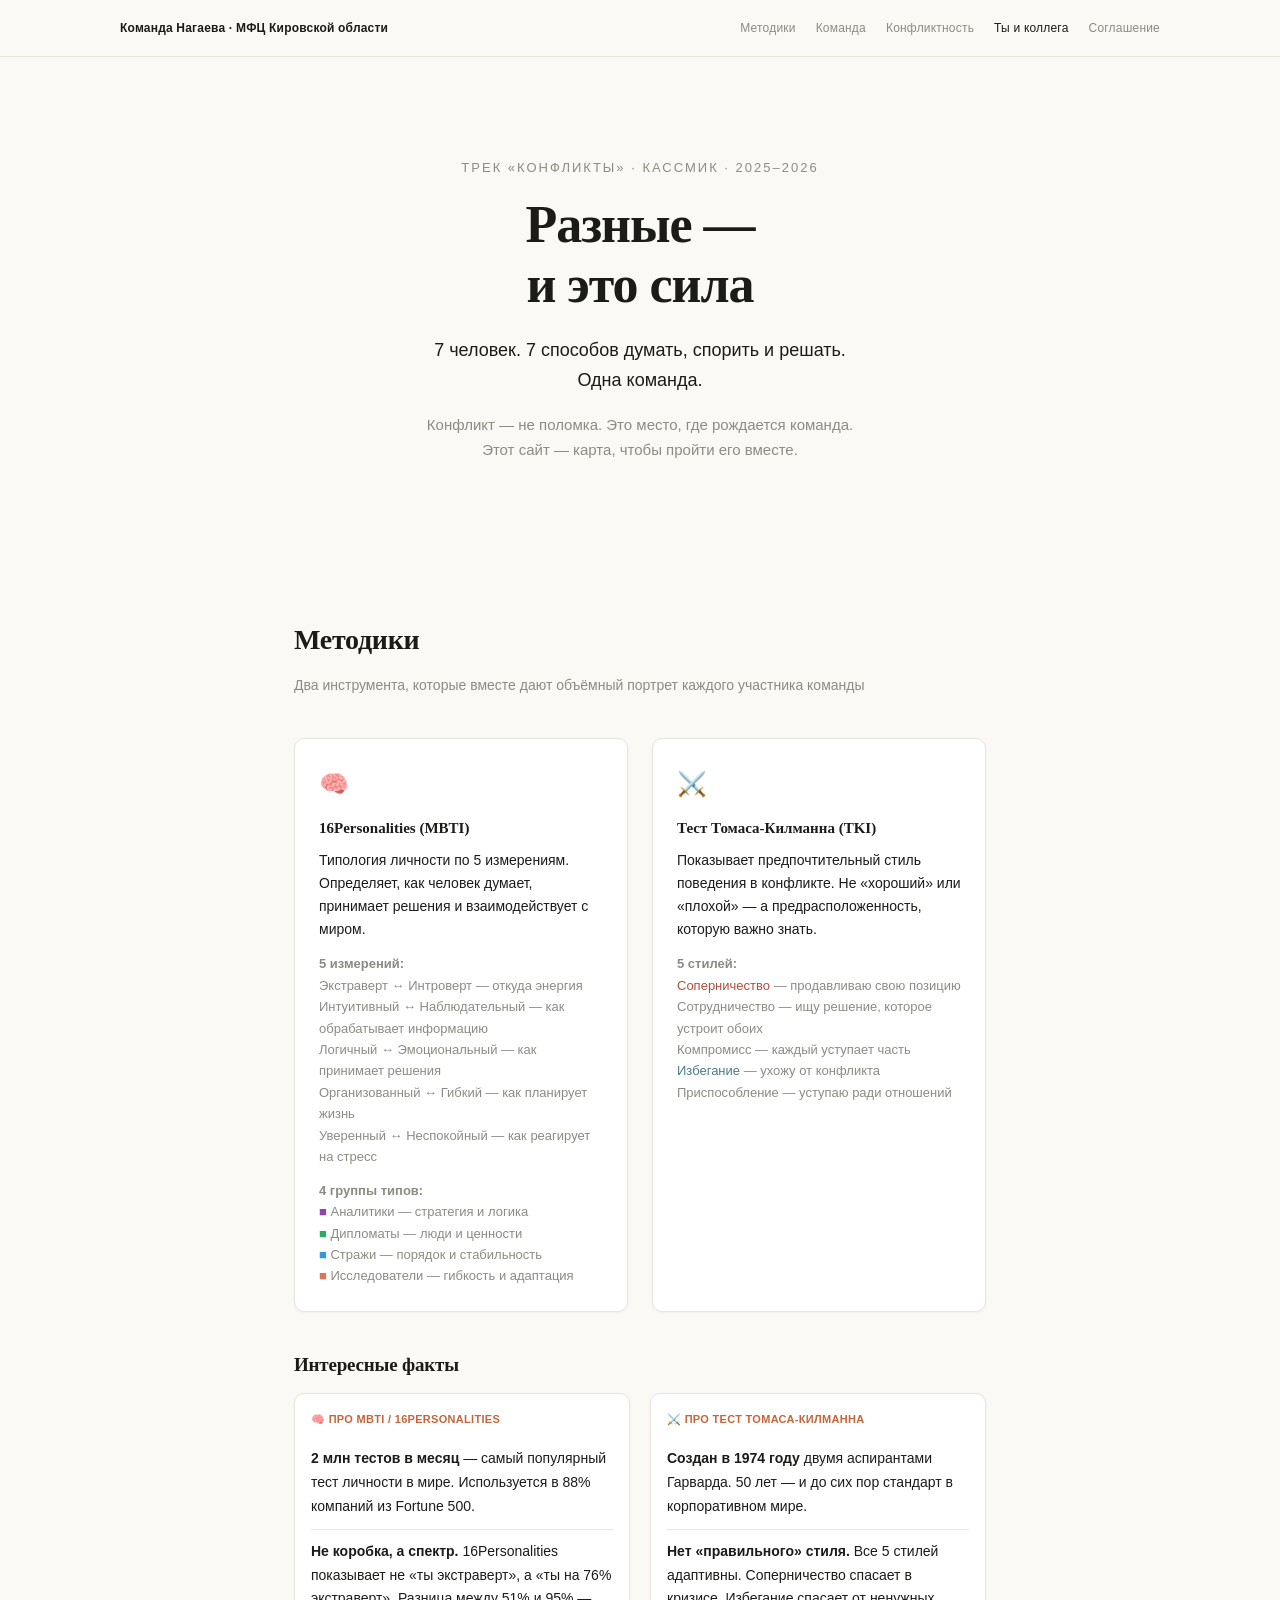
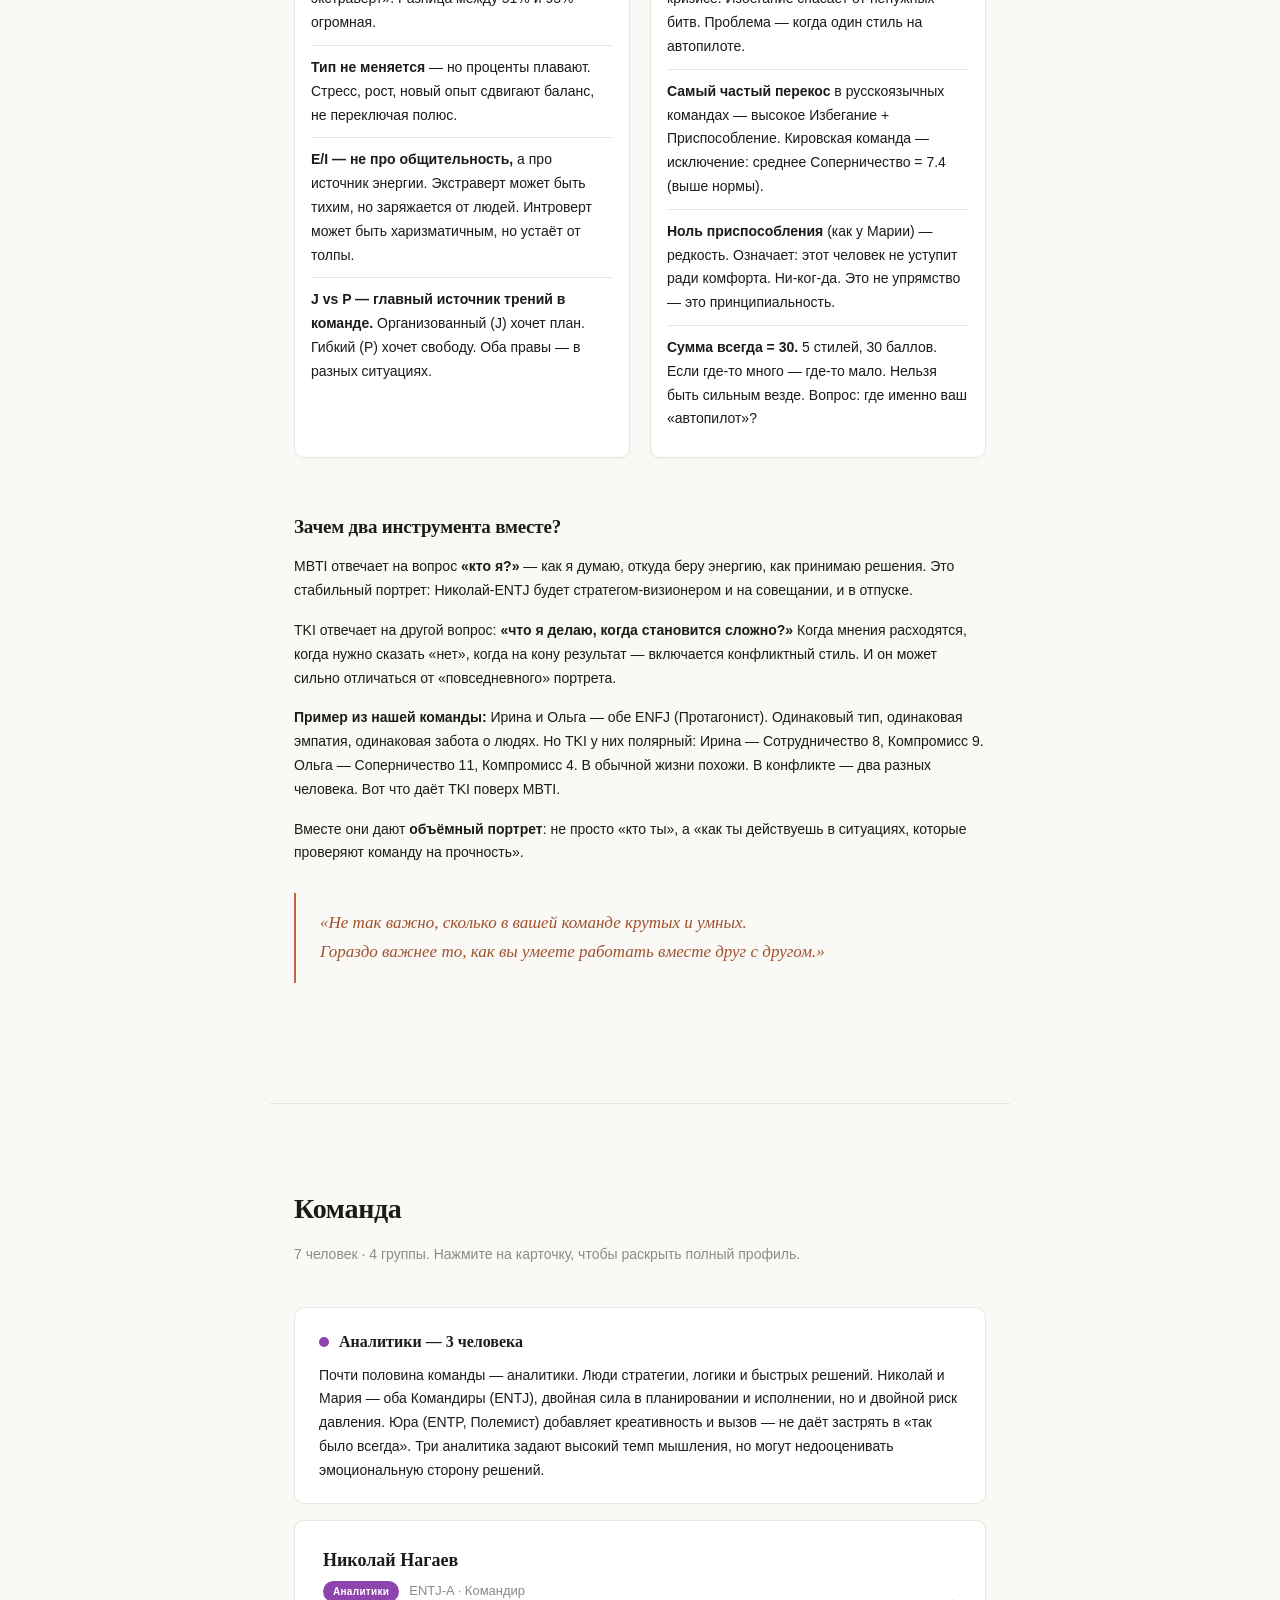
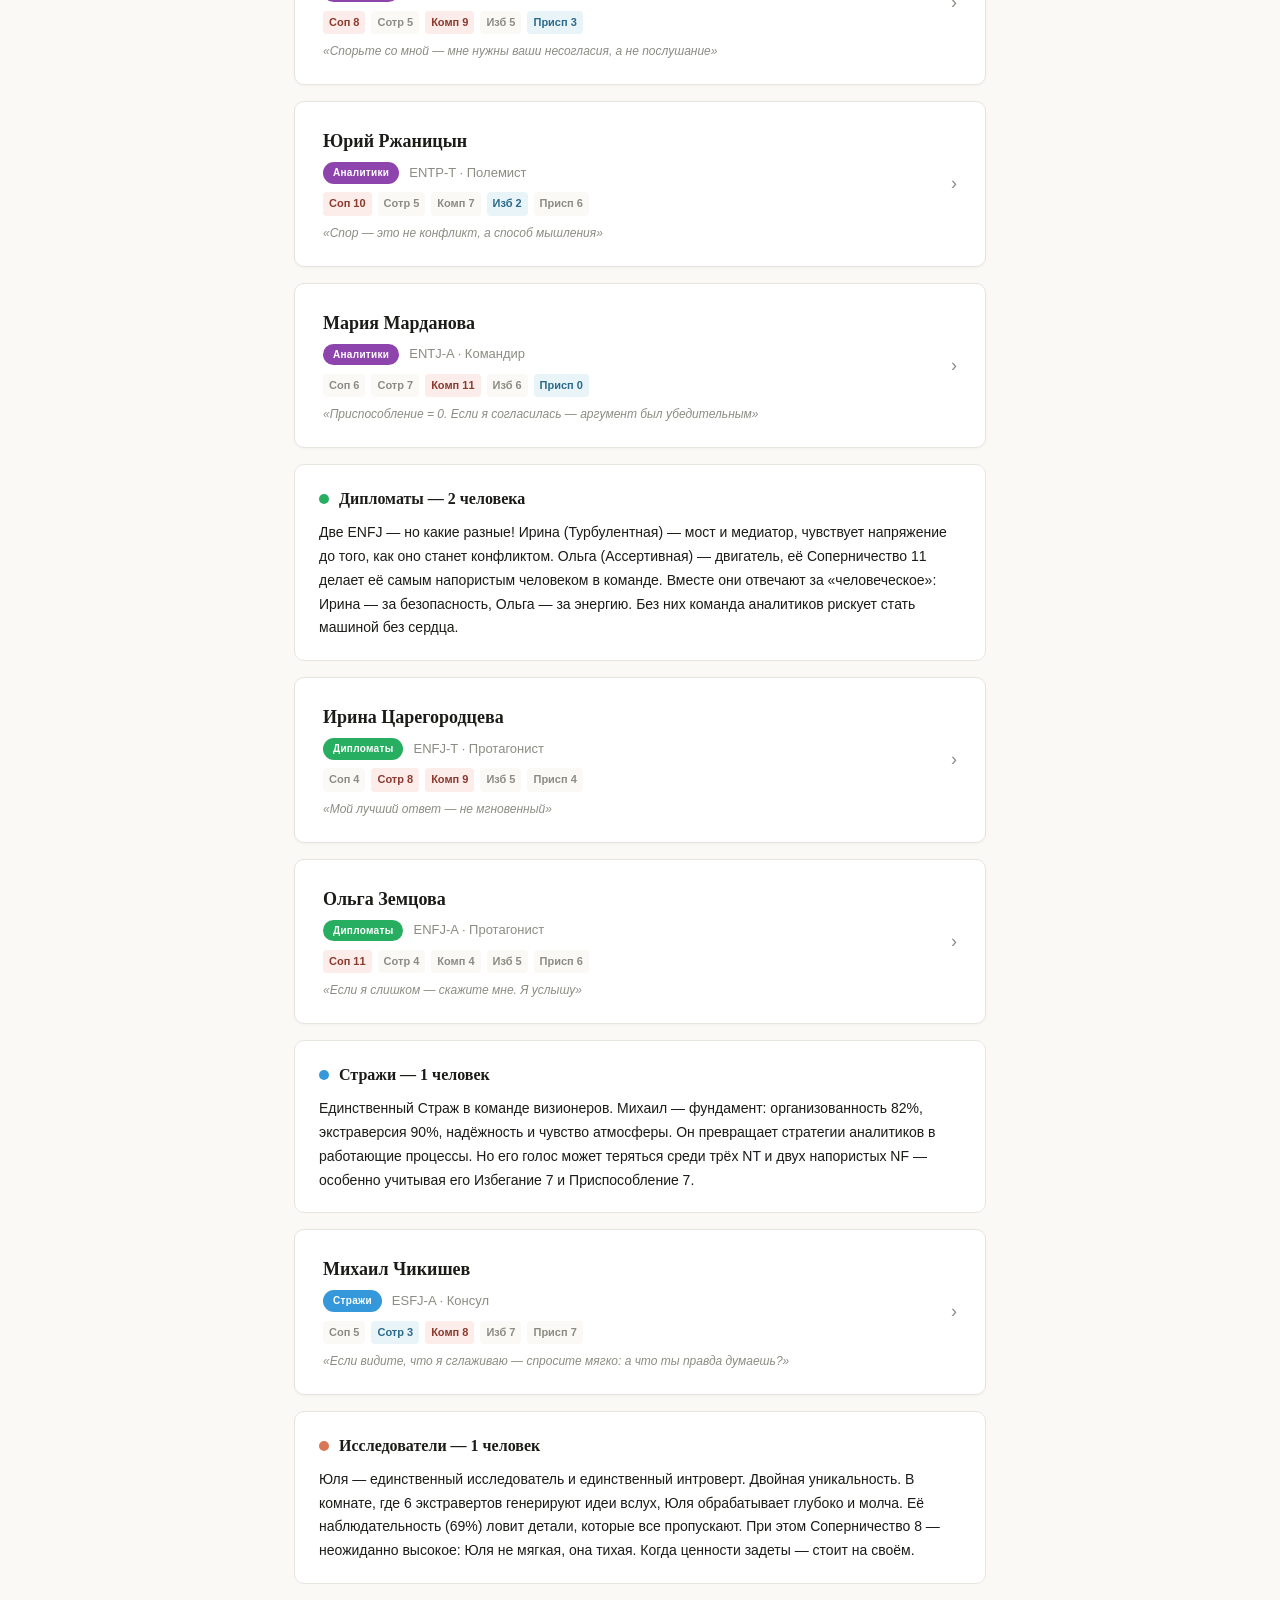
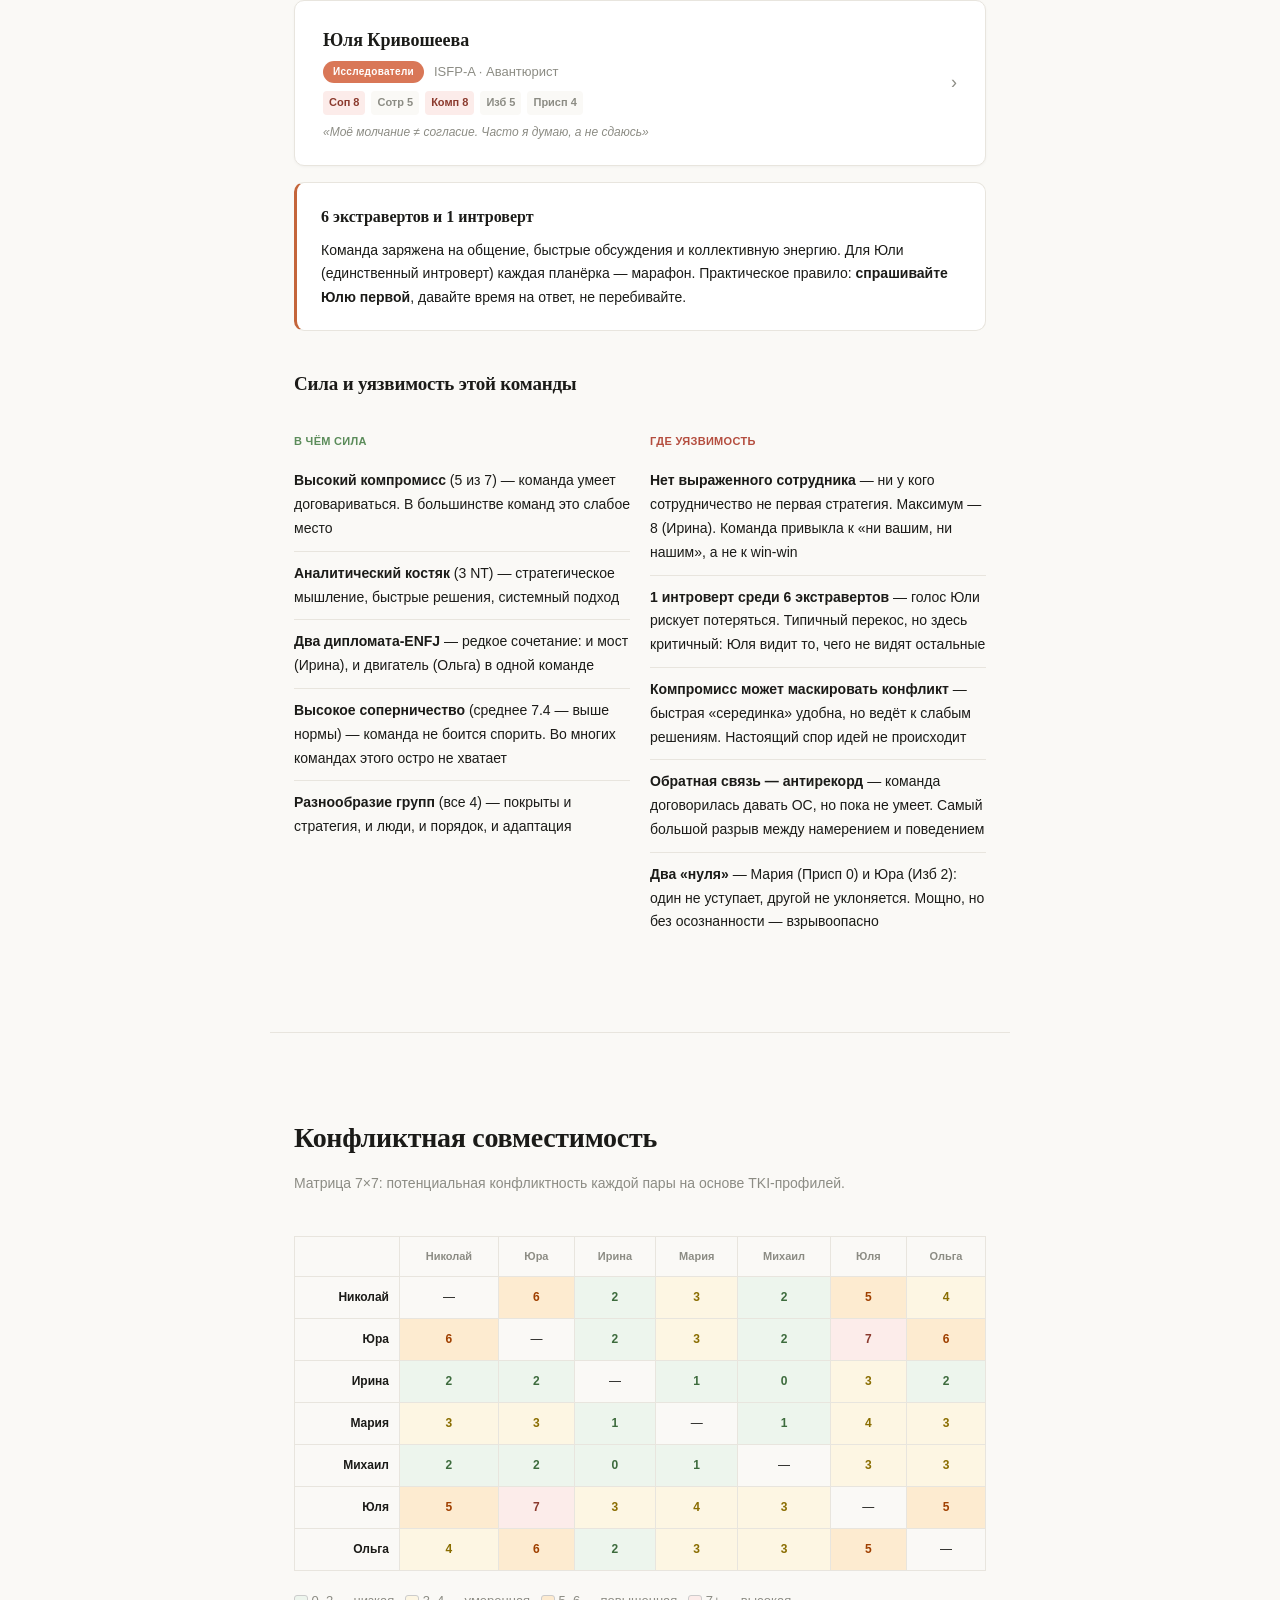
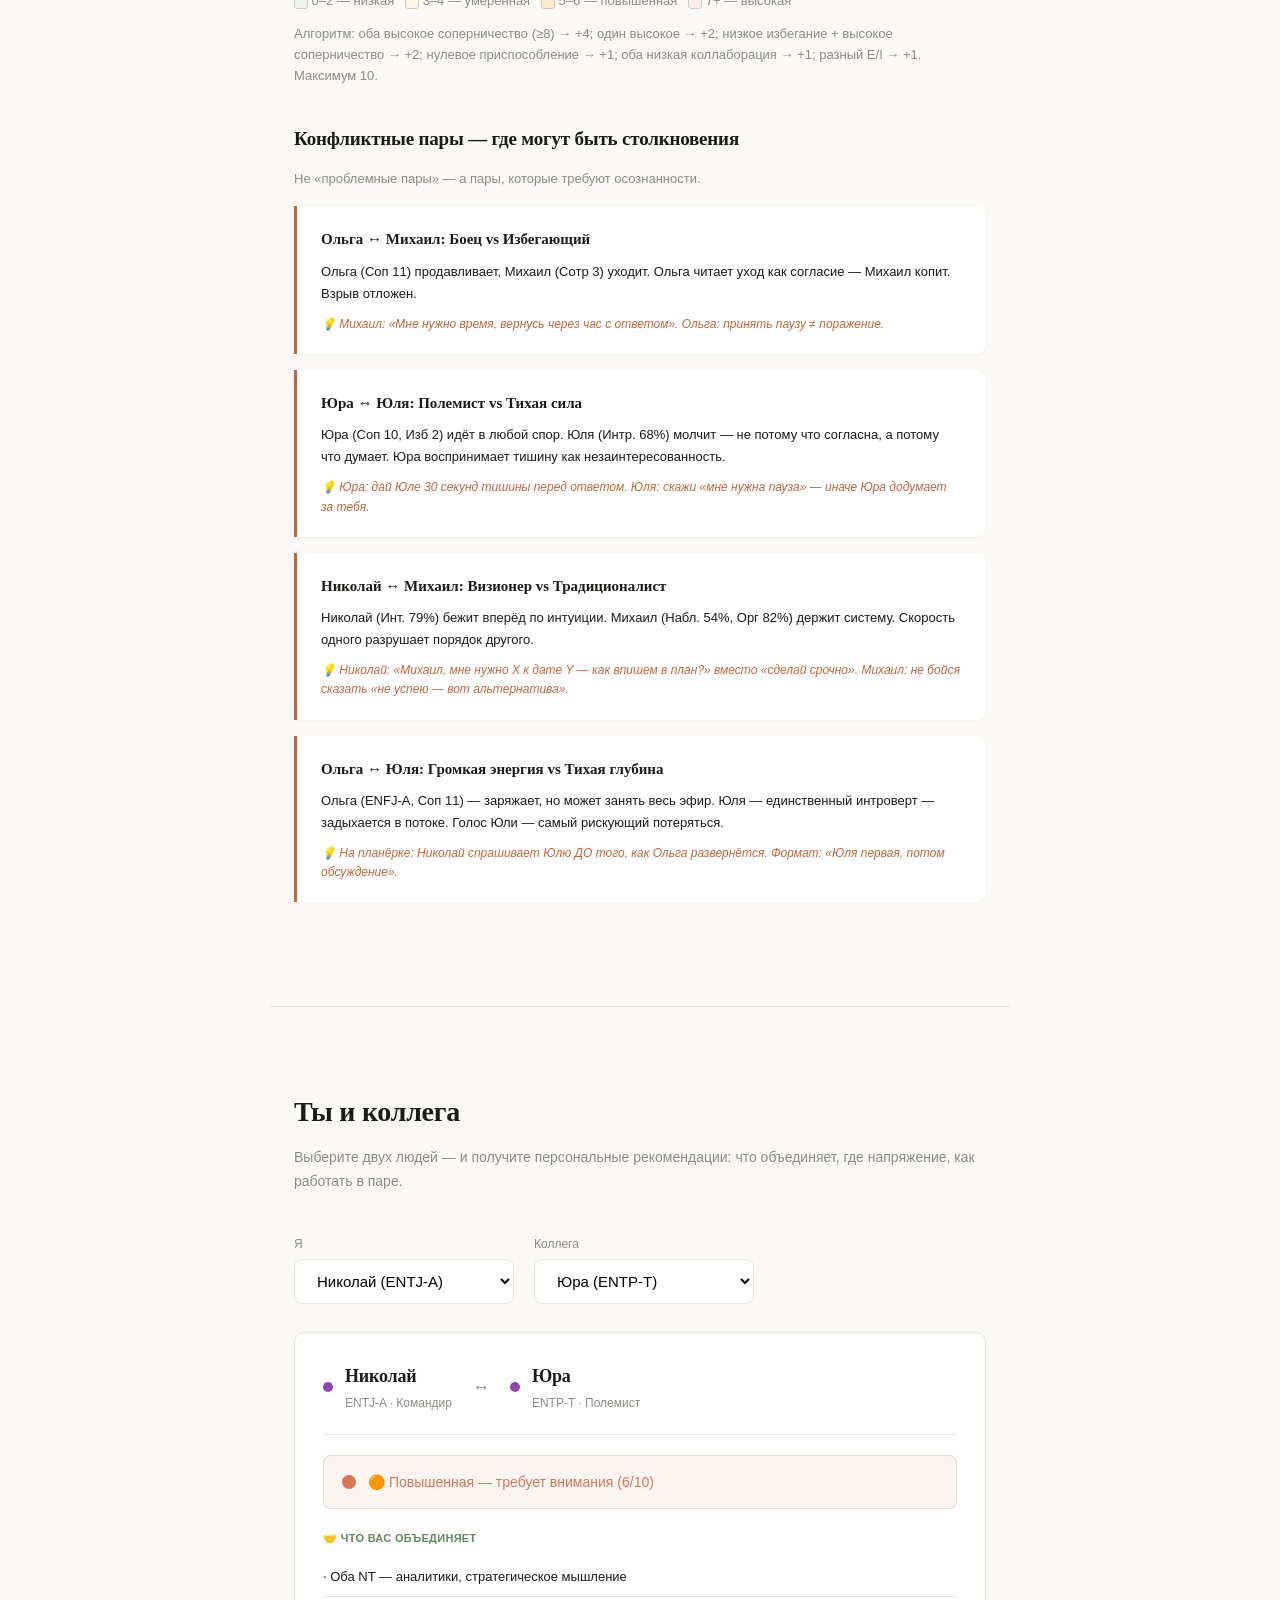
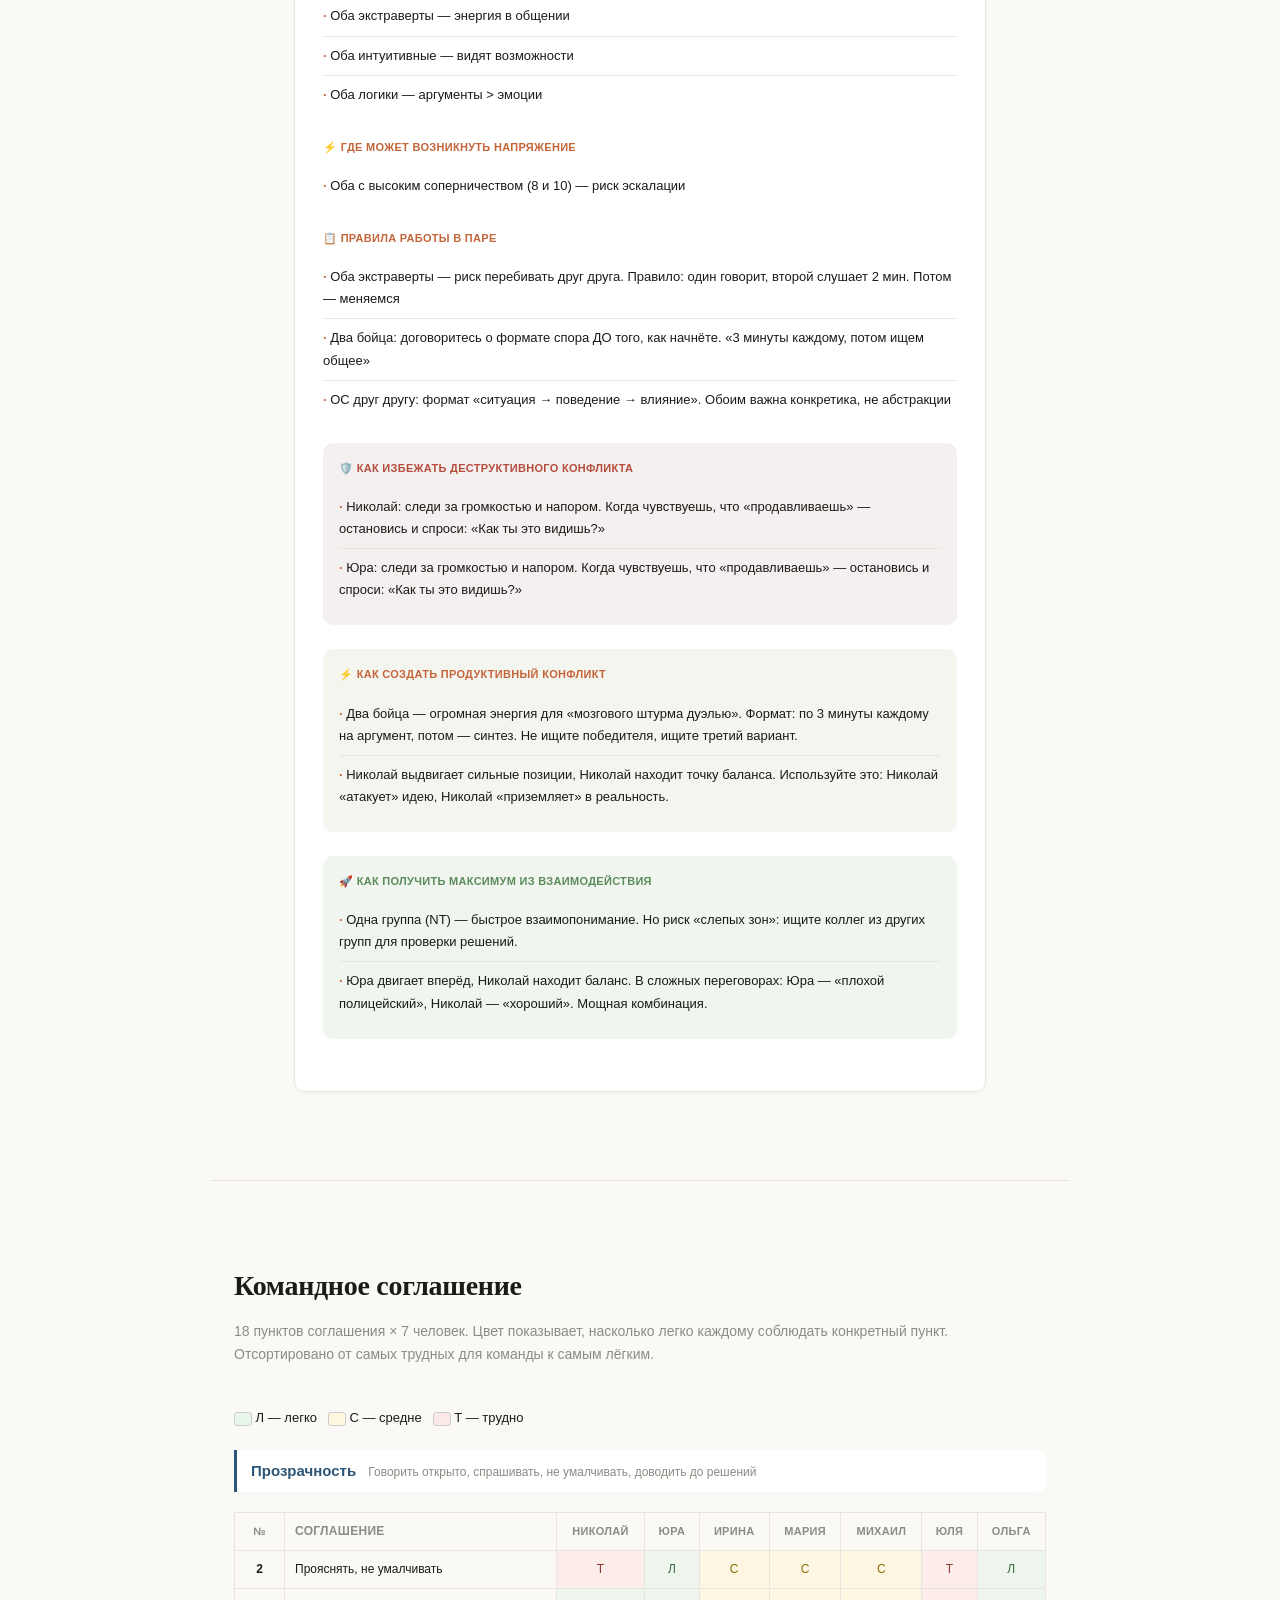
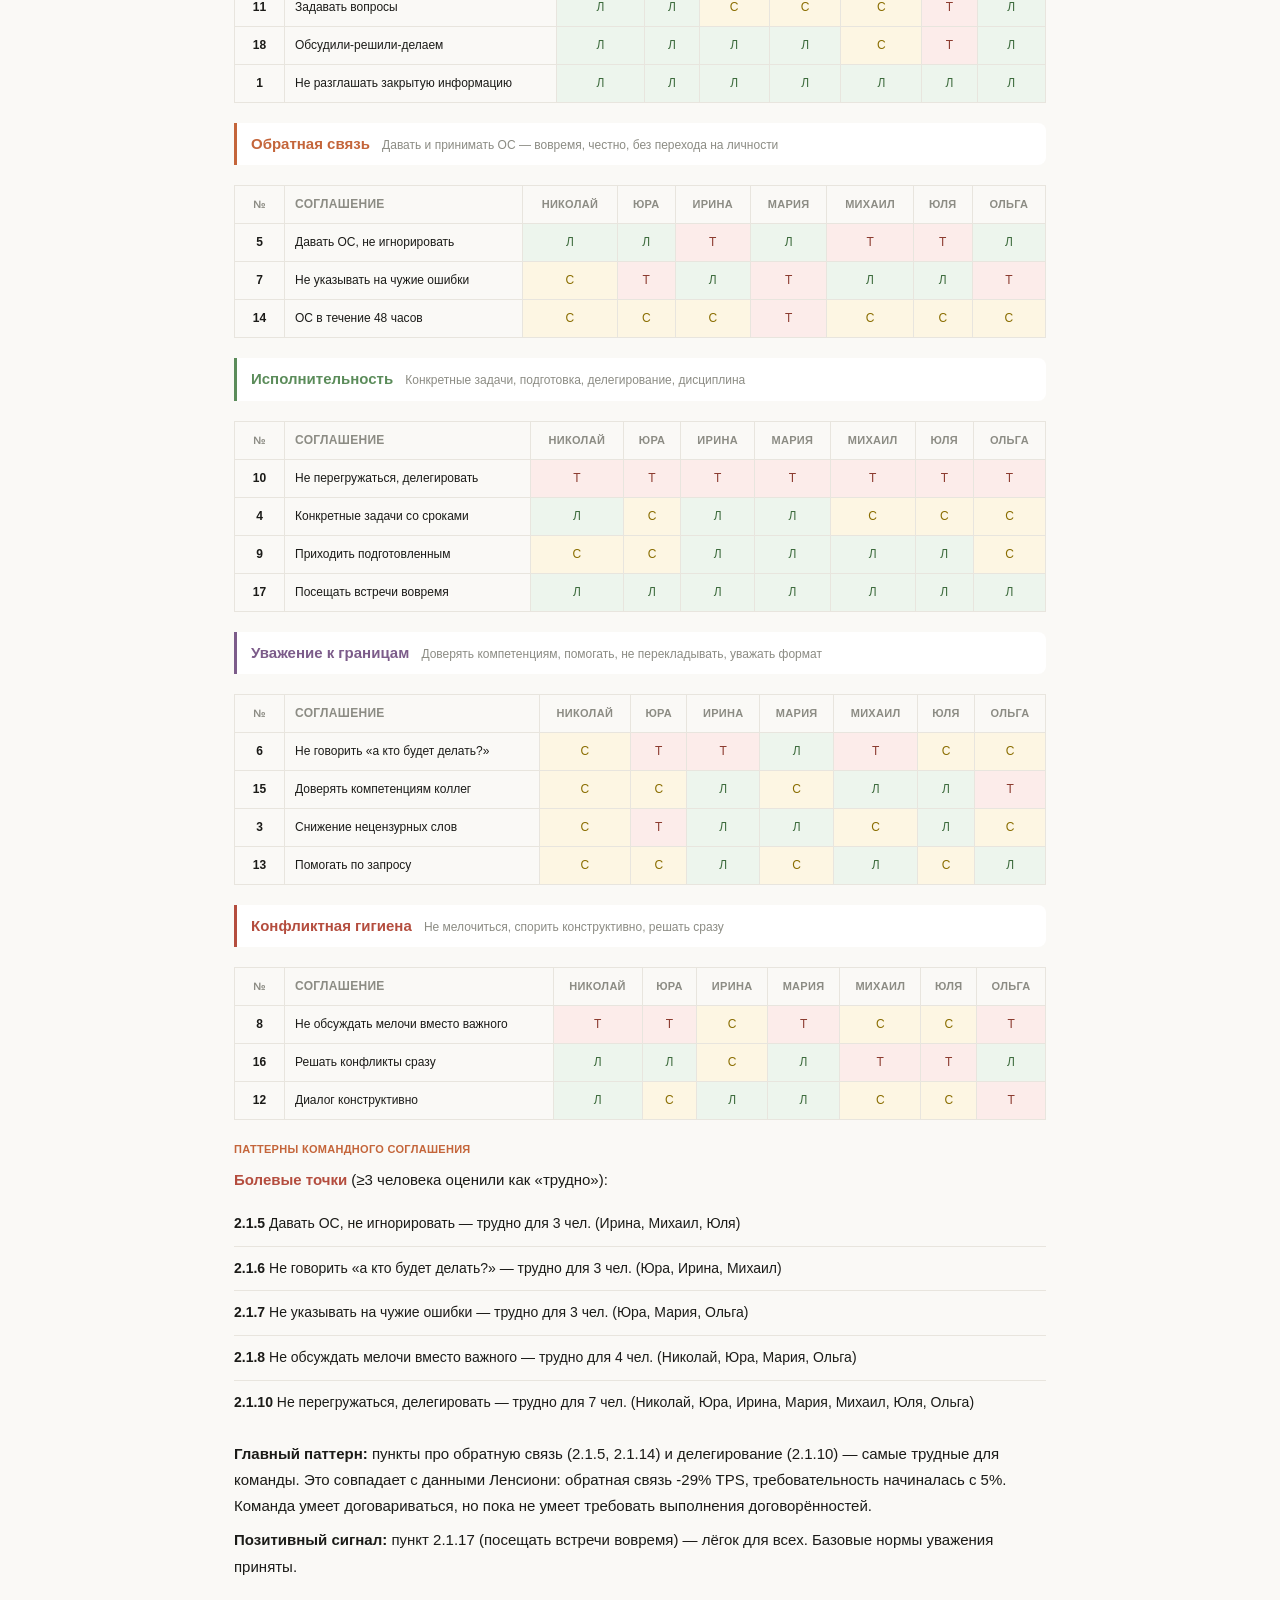
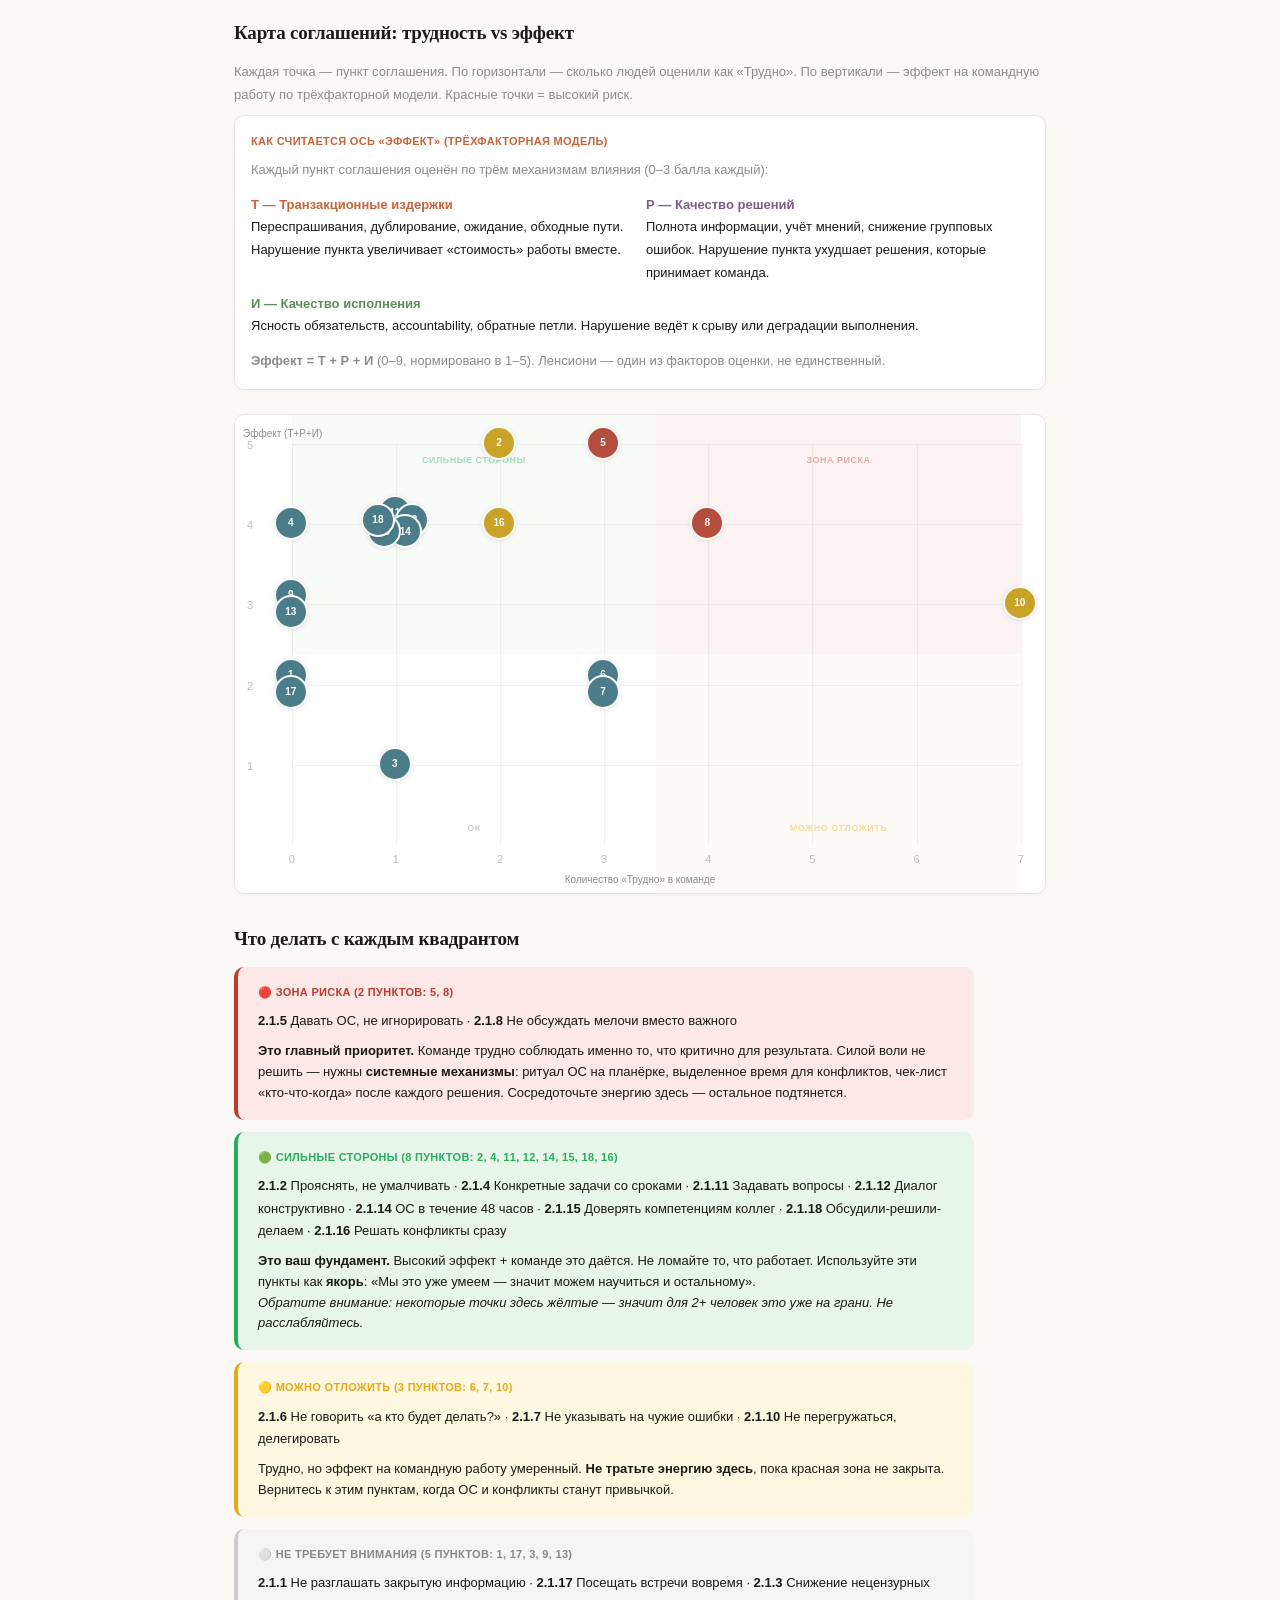
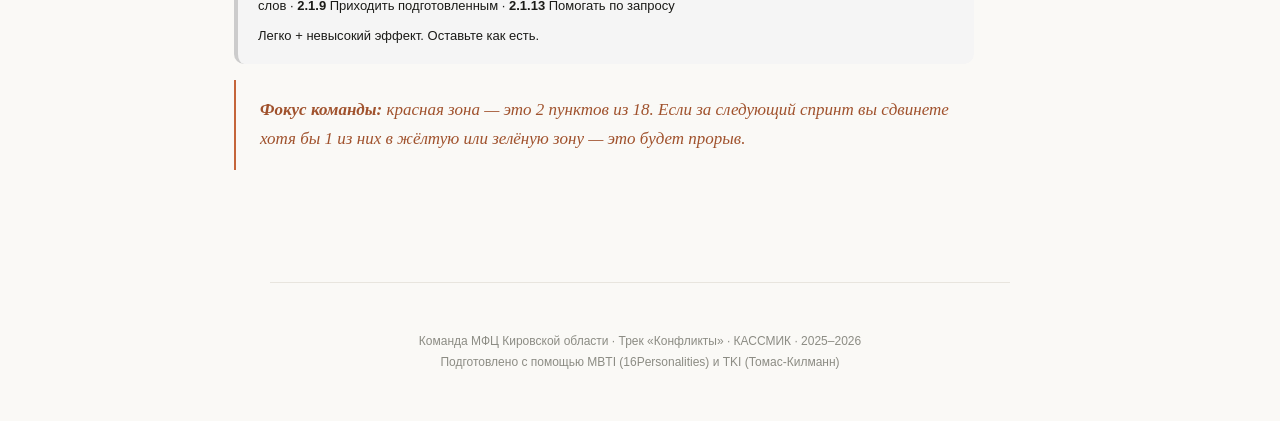
<file: index.html>
<!DOCTYPE html>
<html lang="ru">
<head>
<meta charset="utf-8">
<meta name="viewport" content="width=device-width, initial-scale=1">
<title>Инструкция по применению себя — Команда МФЦ Кировской области</title>
<link rel="stylesheet" href="style-anthropic.css">
</head>
<body>

<!-- NAV -->
<nav class="nav">
<div class="nav-inner">
  <span class="nav-logo">Команда Нагаева · МФЦ Кировской области</span>
  <a href="#methods">Методики</a>
  <a href="#team">Команда</a>
  <a href="#conflict-matrix">Конфликтность</a>
  <a href="#compare">Ты и коллега</a>
  <a href="#agreement">Соглашение</a>
</div>
</nav>

<!-- HERO -->
<div class="hero">
  <p style="font-size:13px;text-transform:uppercase;letter-spacing:2px;color:var(--muted);margin-bottom:16px">Трек «Конфликты» · КАССМИК · 2025–2026</p>
  <h1>Разные —<br>и это сила</h1>
  <p style="font-size:18px;color:var(--fg);max-width:640px;margin:0 auto 16px;font-weight:500">7 человек. 7 способов думать, спорить и решать.<br>Одна команда.</p>
  <p style="font-size:15px;color:var(--muted);max-width:580px;margin:0 auto">Конфликт — не поломка. Это место, где рождается команда.<br>Этот сайт — карта, чтобы пройти его вместе.</p>
</div>

<!-- §1 МЕТОДИКИ -->
<section id="methods">
  <div class="section-title">Методики</div>
  <div class="section-sub">Два инструмента, которые вместе дают объёмный портрет каждого участника команды</div>

  <div class="method-grid">
    <div class="method-card">
      <div class="method-icon">🧠</div>
      <h4>16Personalities (MBTI)</h4>
      <p>Типология личности по 5 измерениям. Определяет, как человек думает, принимает решения и взаимодействует с миром.</p>
      <div class="method-list" style="margin-top:12px">
        <strong>5 измерений:</strong><br>
        Экстраверт ↔ Интроверт — откуда энергия<br>
        Интуитивный ↔ Наблюдательный — как обрабатывает информацию<br>
        Логичный ↔ Эмоциональный — как принимает решения<br>
        Организованный ↔ Гибкий — как планирует жизнь<br>
        Уверенный ↔ Неспокойный — как реагирует на стресс
      </div>
      <div class="method-list" style="margin-top:12px">
        <strong>4 группы типов:</strong><br>
        <span style="color:#8e44ad">■</span> Аналитики — стратегия и логика<br>
        <span style="color:#27ae60">■</span> Дипломаты — люди и ценности<br>
        <span style="color:#3498db">■</span> Стражи — порядок и стабильность<br>
        <span style="color:#d97757">■</span> Исследователи — гибкость и адаптация
      </div>
    </div>
    <div class="method-card">
      <div class="method-icon">⚔️</div>
      <h4>Тест Томаса-Килманна (TKI)</h4>
      <p>Показывает предпочтительный стиль поведения в конфликте. Не «хороший» или «плохой» — а предрасположенность, которую важно знать.</p>
      <div class="method-list" style="margin-top:12px">
        <strong>5 стилей:</strong><br>
        <span style="color:var(--red)">Соперничество</span> — продавливаю свою позицию<br>
        Сотрудничество — ищу решение, которое устроит обоих<br>
        Компромисс — каждый уступает часть<br>
        <span style="color:var(--blue)">Избегание</span> — ухожу от конфликта<br>
        Приспособление — уступаю ради отношений
      </div>
    </div>
  </div>

  <div id="methods-narrative"></div>

  <div class="quote">
    «Не так важно, сколько в вашей команде крутых и умных.<br>
    Гораздо важнее то, как вы умеете работать вместе друг с другом.»
  </div>
</section>

<!-- §2 КОМАНДА: карточки + профиль -->
<section id="team">
  <div class="section-title">Команда</div>
  <div class="section-sub">7 человек · 4 группы. Нажмите на карточку, чтобы раскрыть полный профиль.</div>

  <div id="person-cards"></div>

  <div id="team-summary"></div>
</section>

<!-- §3 КОНФЛИКТНАЯ СОВМЕСТИМОСТЬ -->
<section id="conflict-matrix">
  <div class="section-title">Конфликтная совместимость</div>
  <div class="section-sub">Матрица 7×7: потенциальная конфликтность каждой пары на основе TKI-профилей.</div>
  <div id="conflict-matrix-container"></div>

  <h3>Конфликтные пары — где могут быть столкновения</h3>
  <p style="font-size:13px;color:var(--muted);margin-bottom:16px">Не «проблемные пары» — а пары, которые требуют осознанности.</p>
  <div id="conflict-pairs"></div>
</section>

<!-- §4 ТЫ И КОЛЛЕГА -->
<section id="compare">
  <div class="section-title">Ты и коллега</div>
  <div class="section-sub">Выберите двух людей — и получите персональные рекомендации: что объединяет, где напряжение, как работать в паре.</div>

  <div class="pair-select">
    <div>
      <label style="font-size:12px;color:var(--muted);display:block;margin-bottom:4px">Я</label>
      <select id="select-a"></select>
    </div>
    <div>
      <label style="font-size:12px;color:var(--muted);display:block;margin-bottom:4px">Коллега</label>
      <select id="select-b"></select>
    </div>
  </div>

  <div id="pair-result" class="pair-result"></div>
</section>

<!-- §5 КОМАНДНОЕ СОГЛАШЕНИЕ -->
<section id="agreement">
  <div class="section-title">Командное соглашение</div>
  <div class="section-sub">18 пунктов соглашения × 7 человек. Цвет показывает, насколько легко каждому соблюдать конкретный пункт.<br>Отсортировано от самых трудных для команды к самым лёгким.</div>

  <div style="margin-bottom:12px;font-size:13px">
    <span style="display:inline-block;width:18px;height:14px;background:#e8f5e9;border:1px solid #ccc;vertical-align:middle;border-radius:3px"></span> Л — легко &nbsp;
    <span style="display:inline-block;width:18px;height:14px;background:#fff8e1;border:1px solid #ccc;vertical-align:middle;border-radius:3px"></span> С — средне &nbsp;
    <span style="display:inline-block;width:18px;height:14px;background:#fde8e8;border:1px solid #ccc;vertical-align:middle;border-radius:3px"></span> Т — трудно
  </div>
  <div id="heatmap-container"></div>

  <div id="agreement-summary"></div>

  <h3>Карта соглашений: трудность vs эффект</h3>
  <p style="font-size:13px;color:var(--muted);margin-bottom:8px">Каждая точка — пункт соглашения. По горизонтали — сколько людей оценили как «Трудно». По вертикали — эффект на командную работу по трёхфакторной модели. Красные точки = высокий риск.</p>
  <div id="scatter-container"></div>
</section>

<!-- FOOTER -->
<div class="footer">
  Команда МФЦ Кировской области · Трек «Конфликты» · КАССМИК · 2025–2026<br>
  Подготовлено с помощью MBTI (16Personalities) и TKI (Томас-Килманн)
</div>

<script src="data.js"></script>
<script src="app.js"></script>
</body>
</html>
</file>
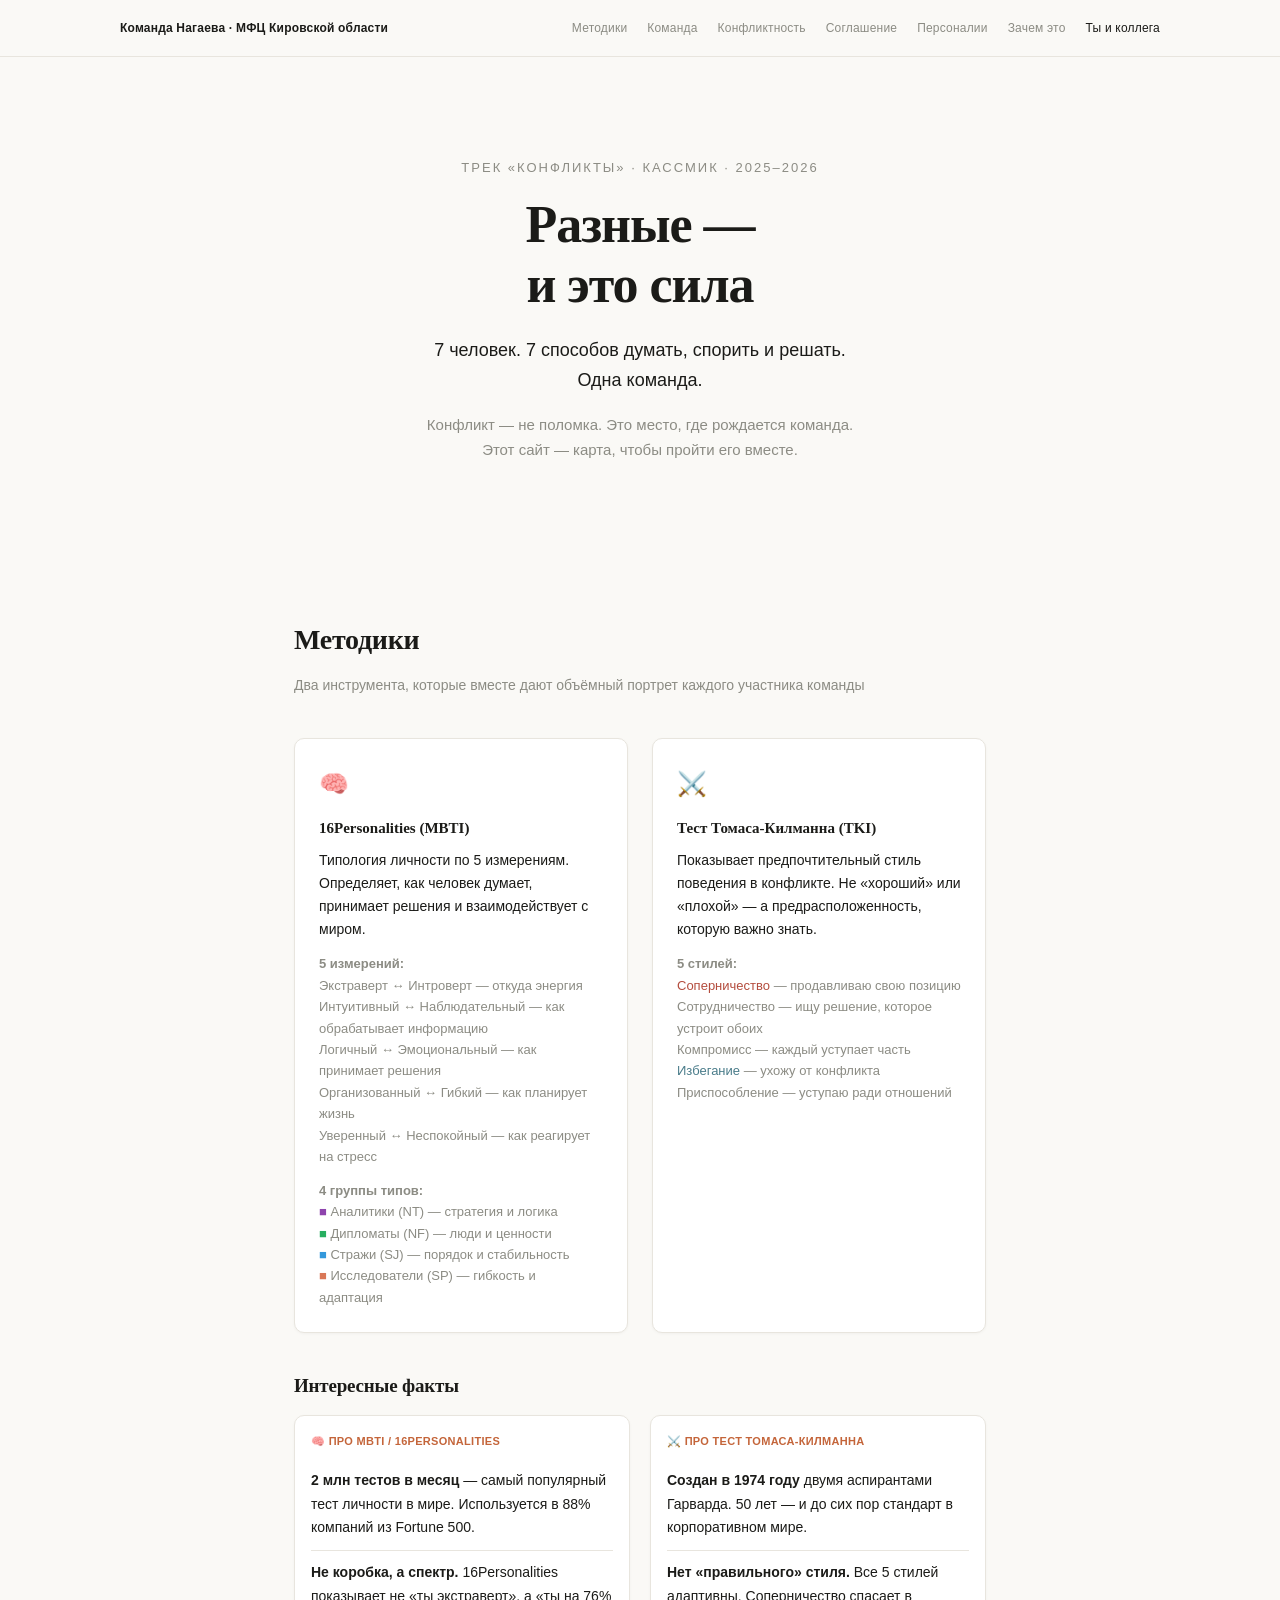
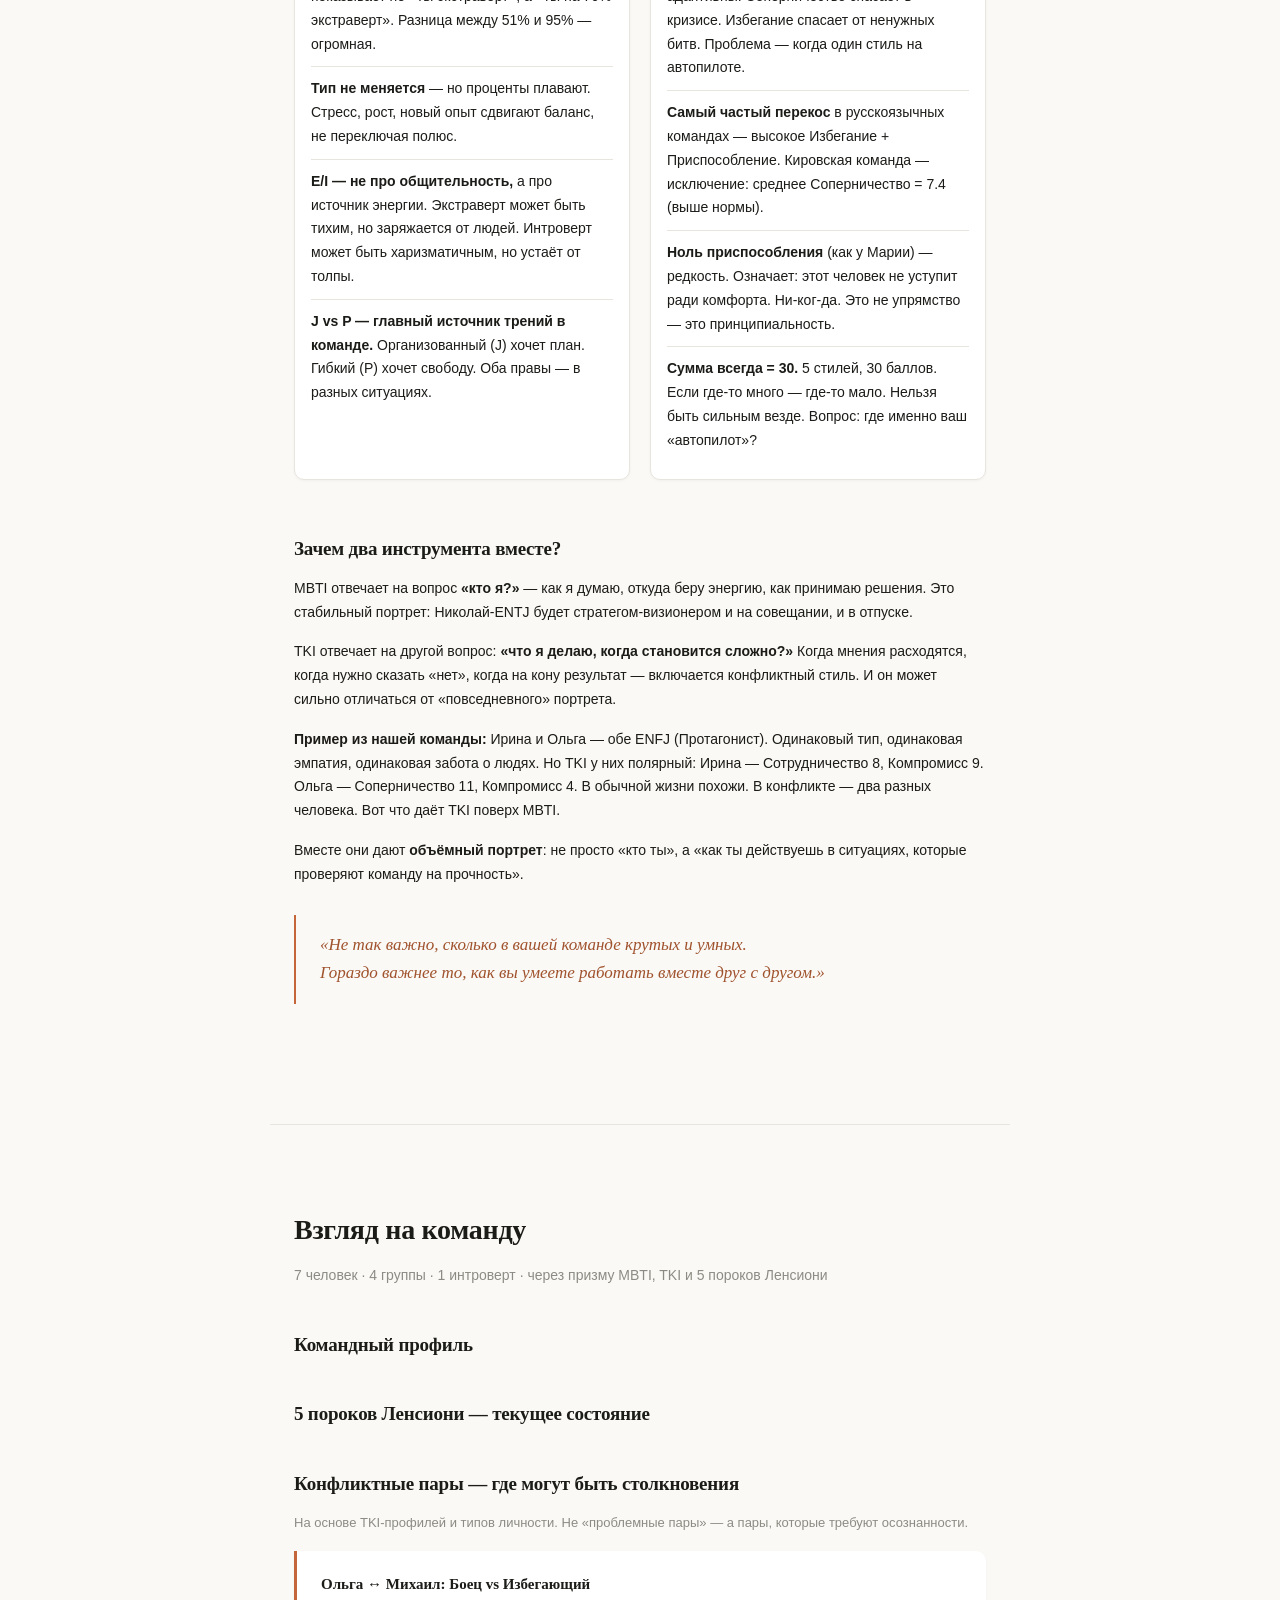
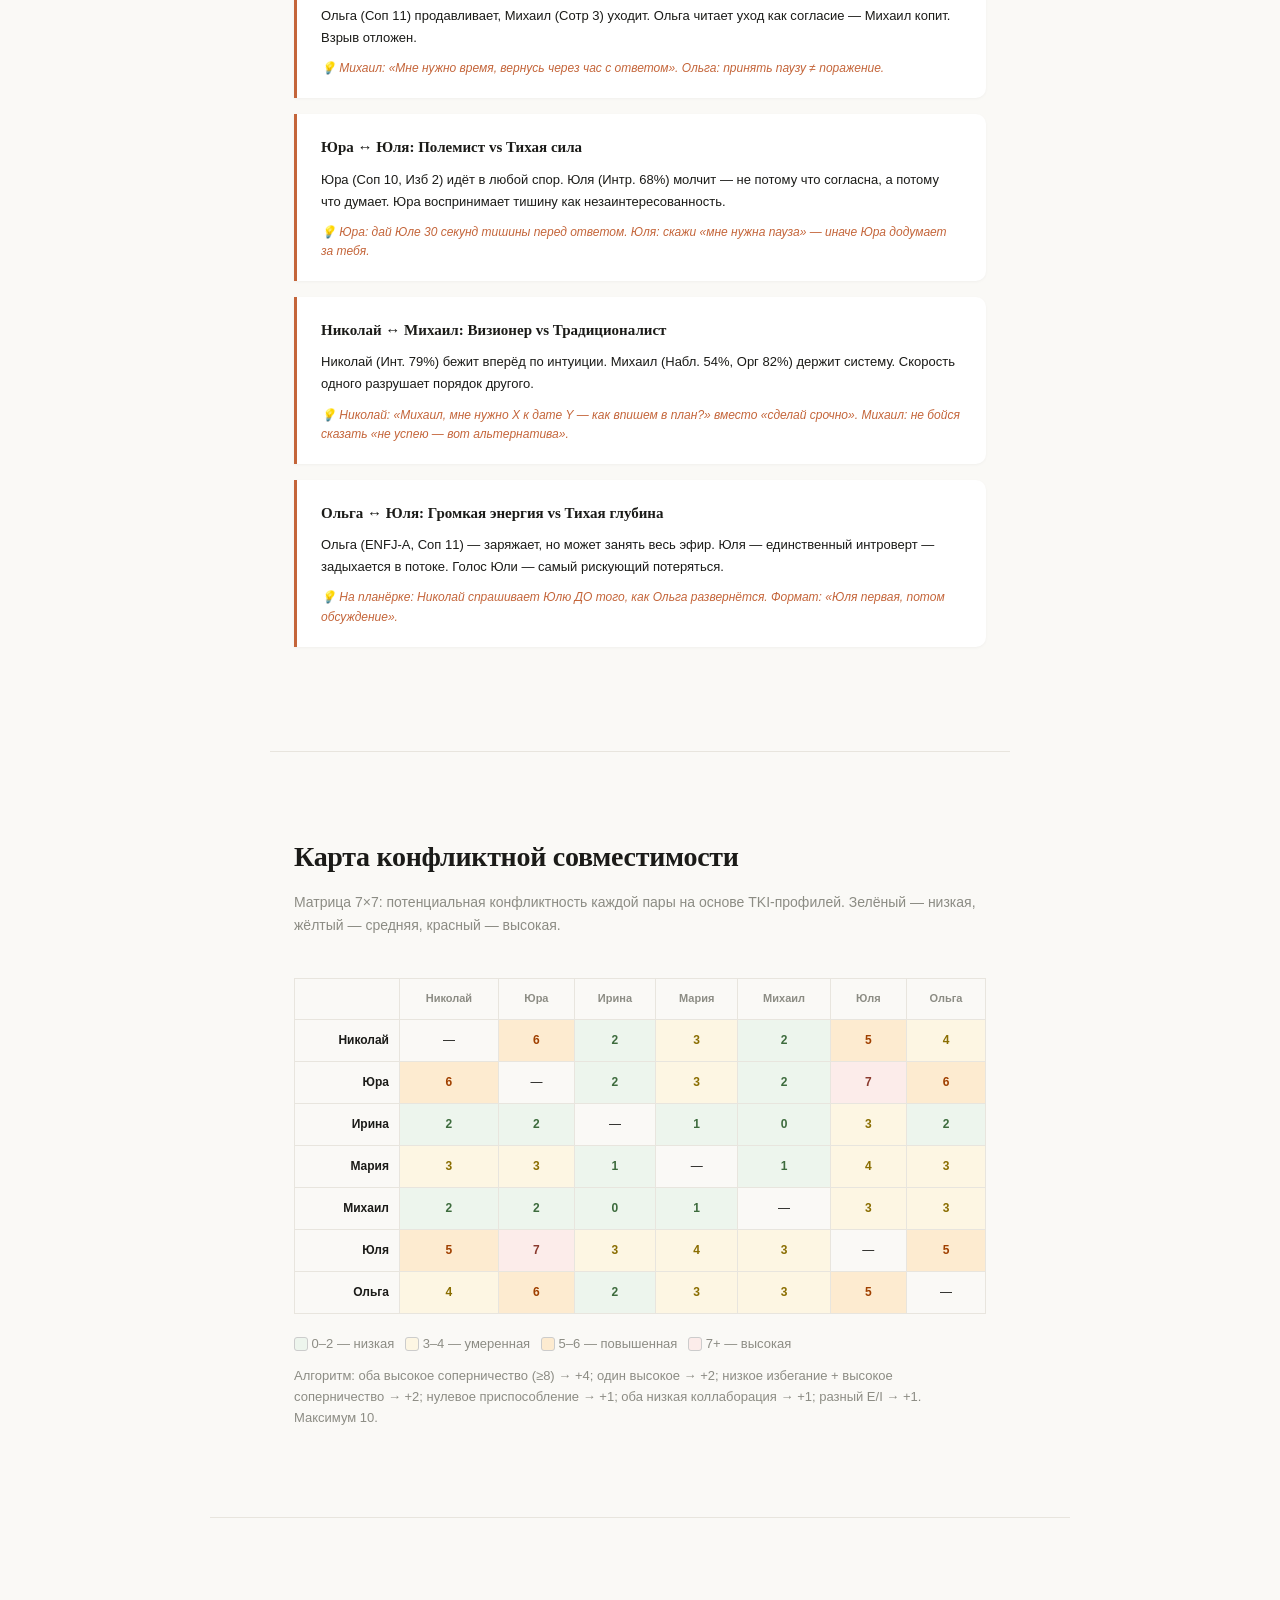
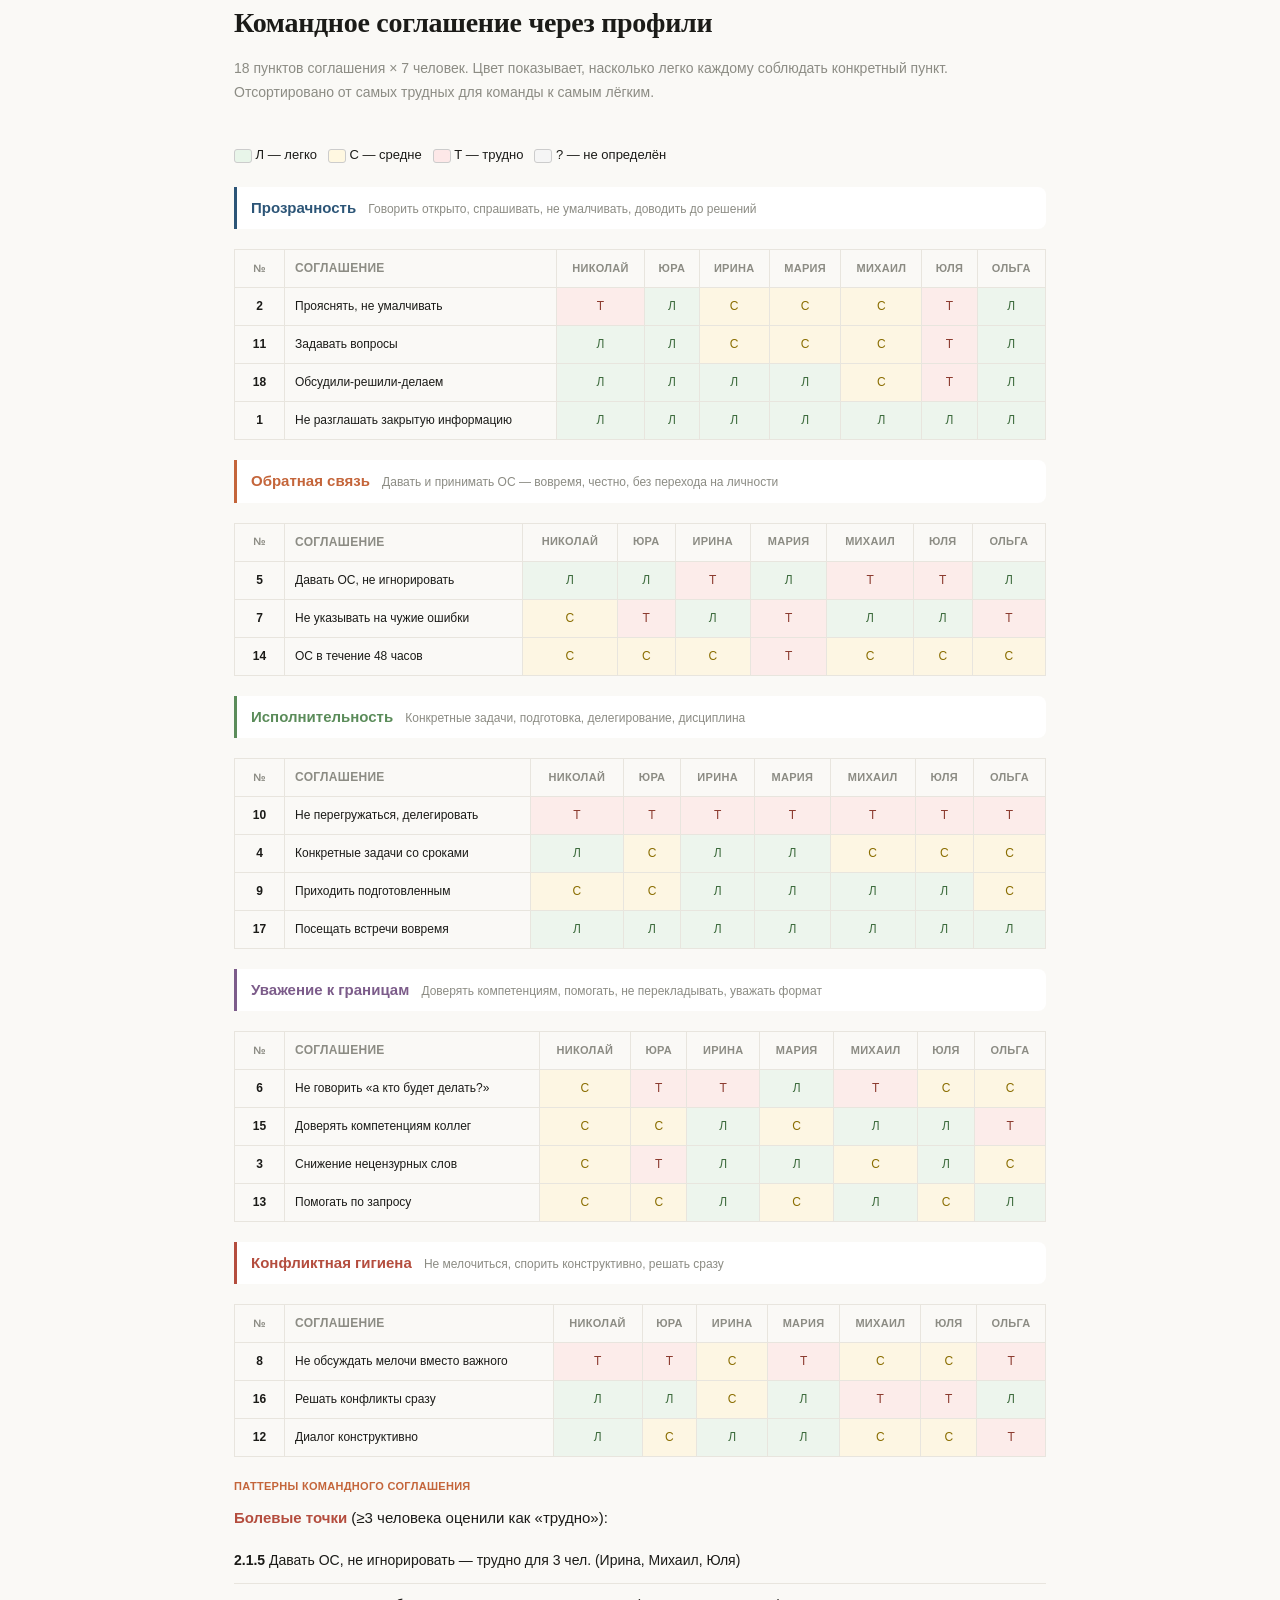
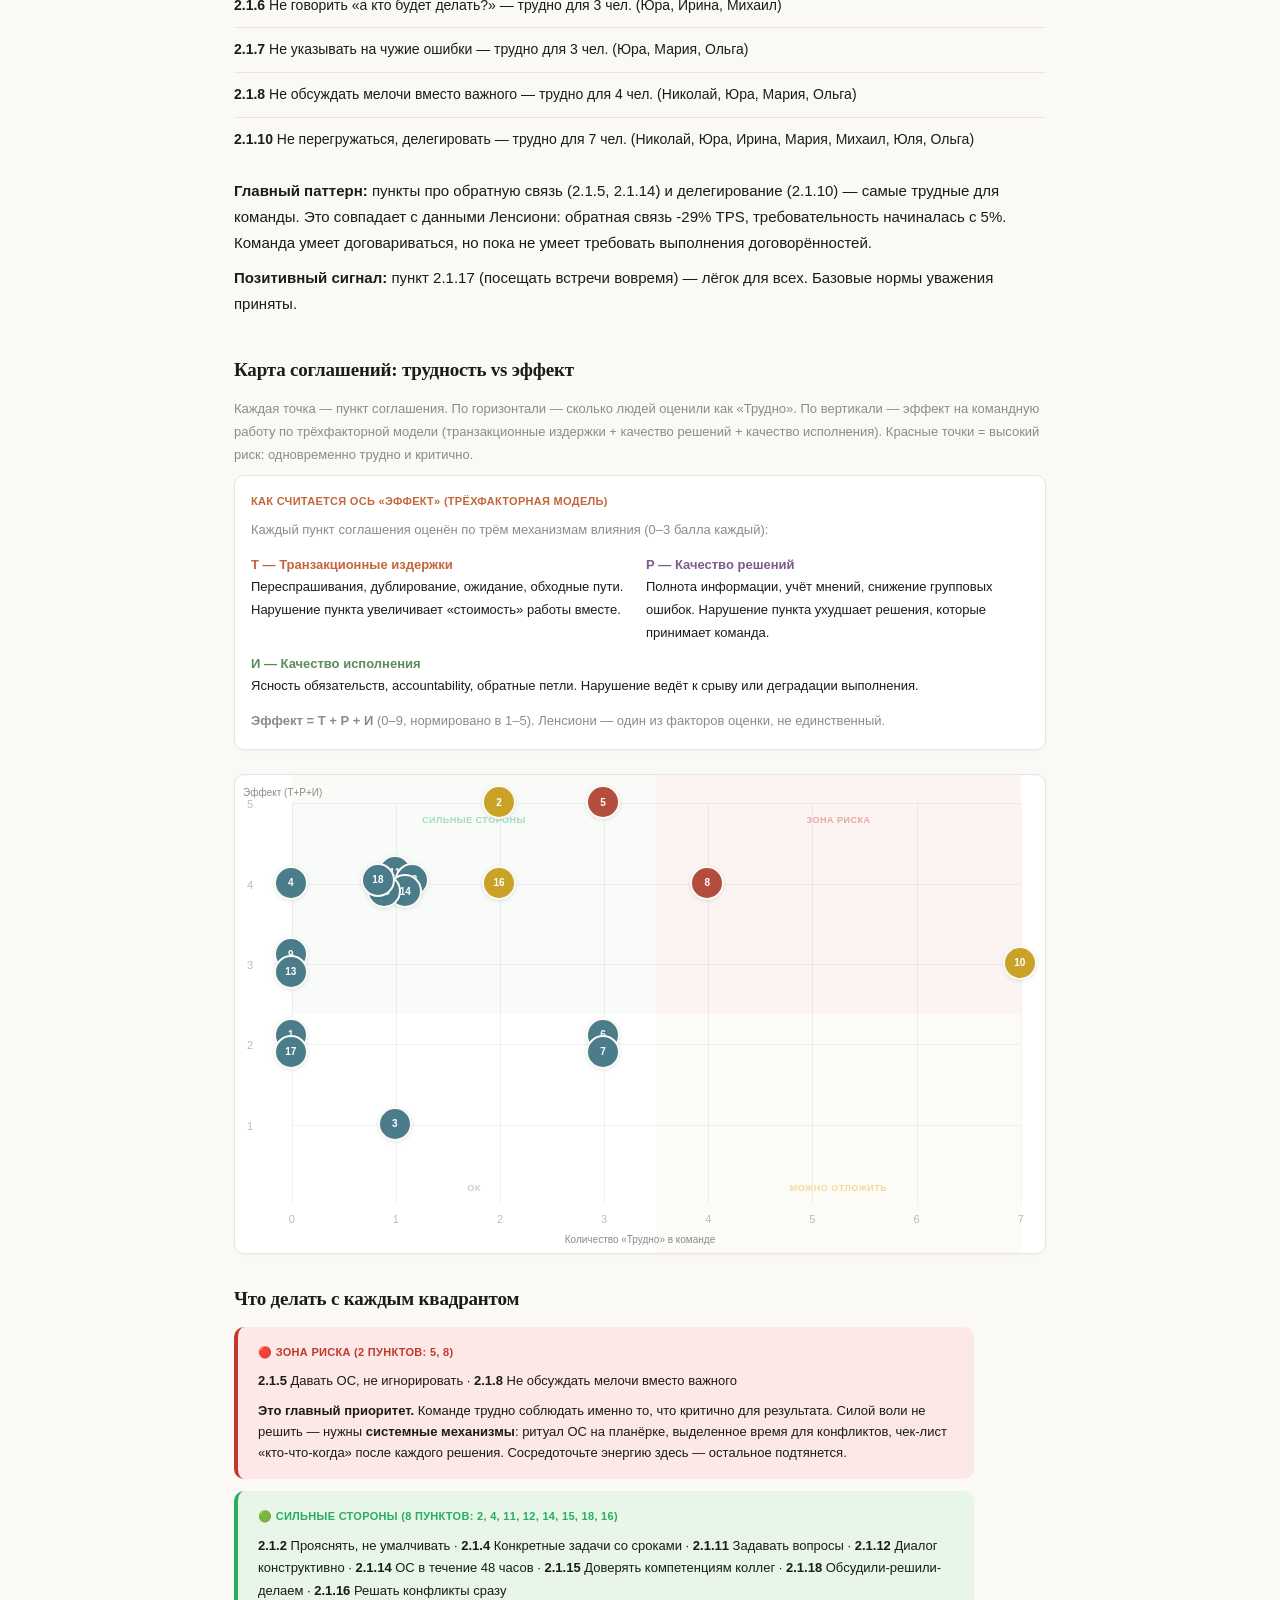
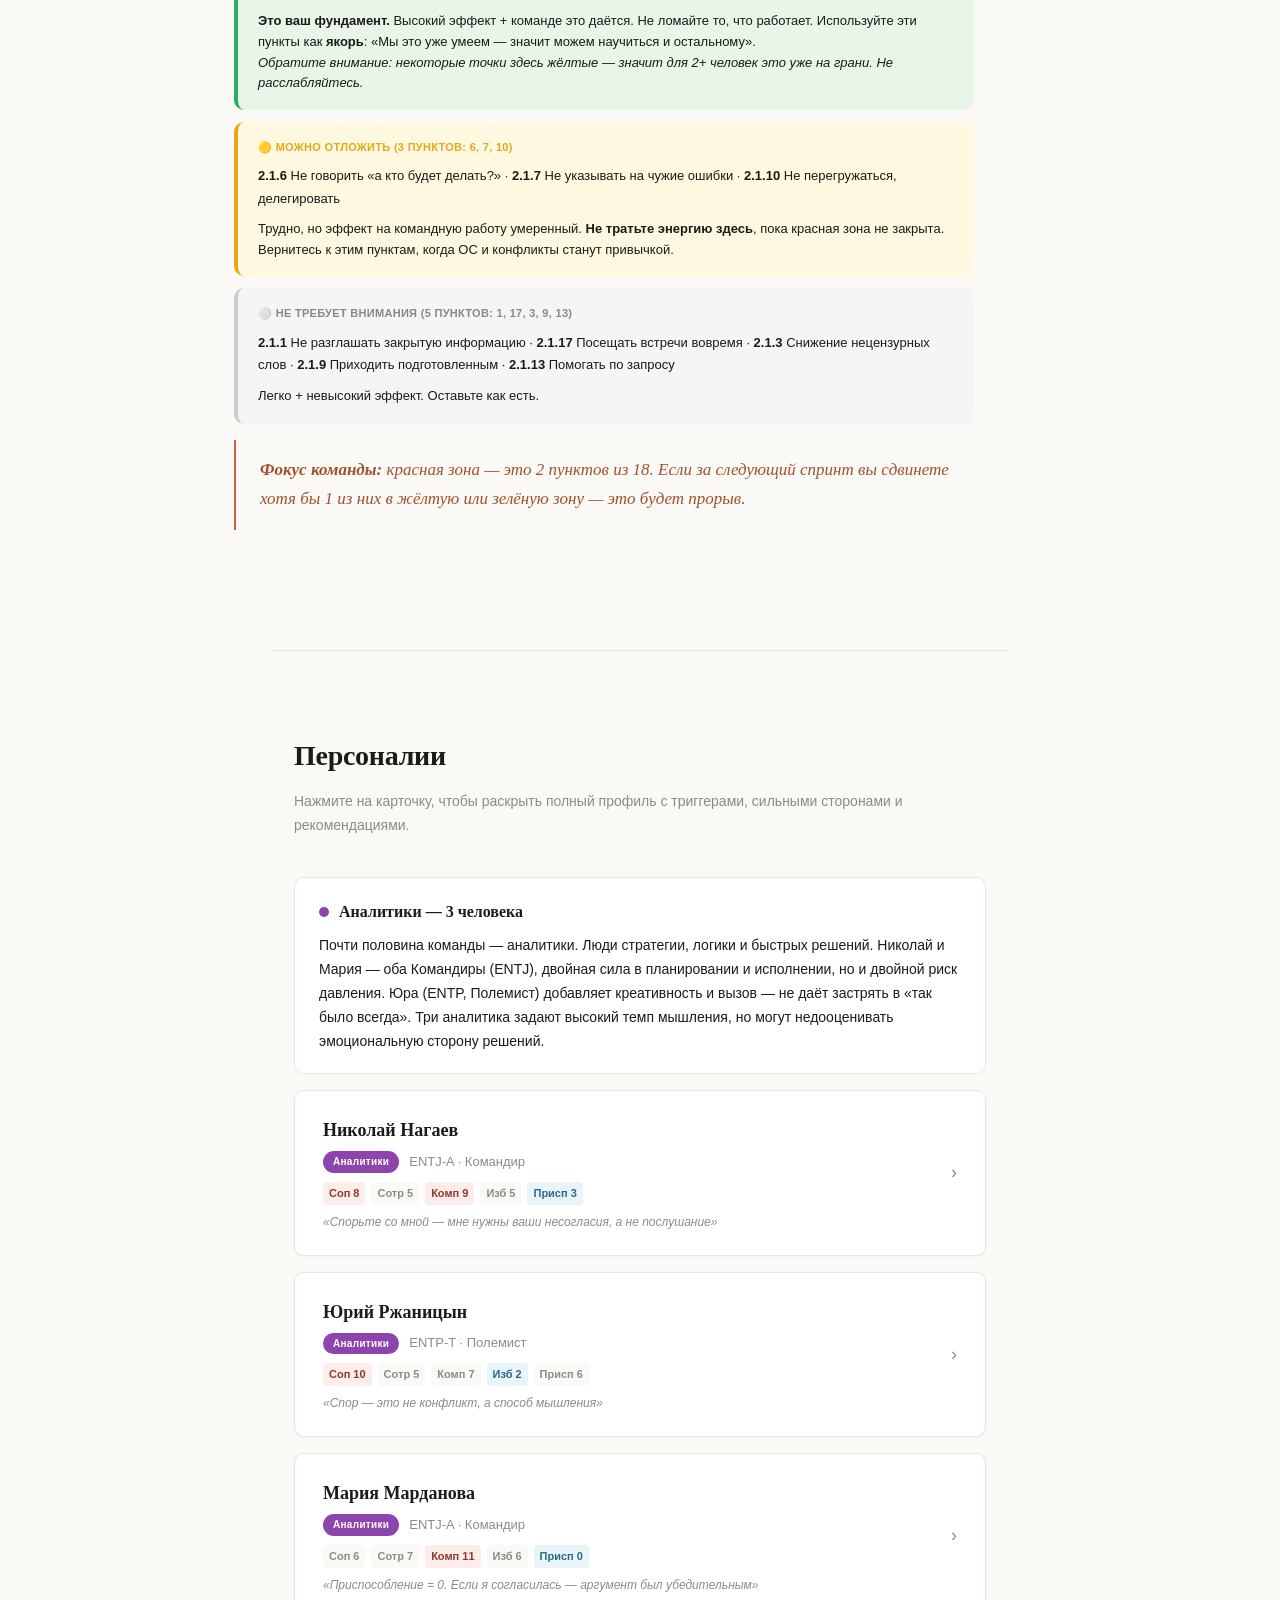
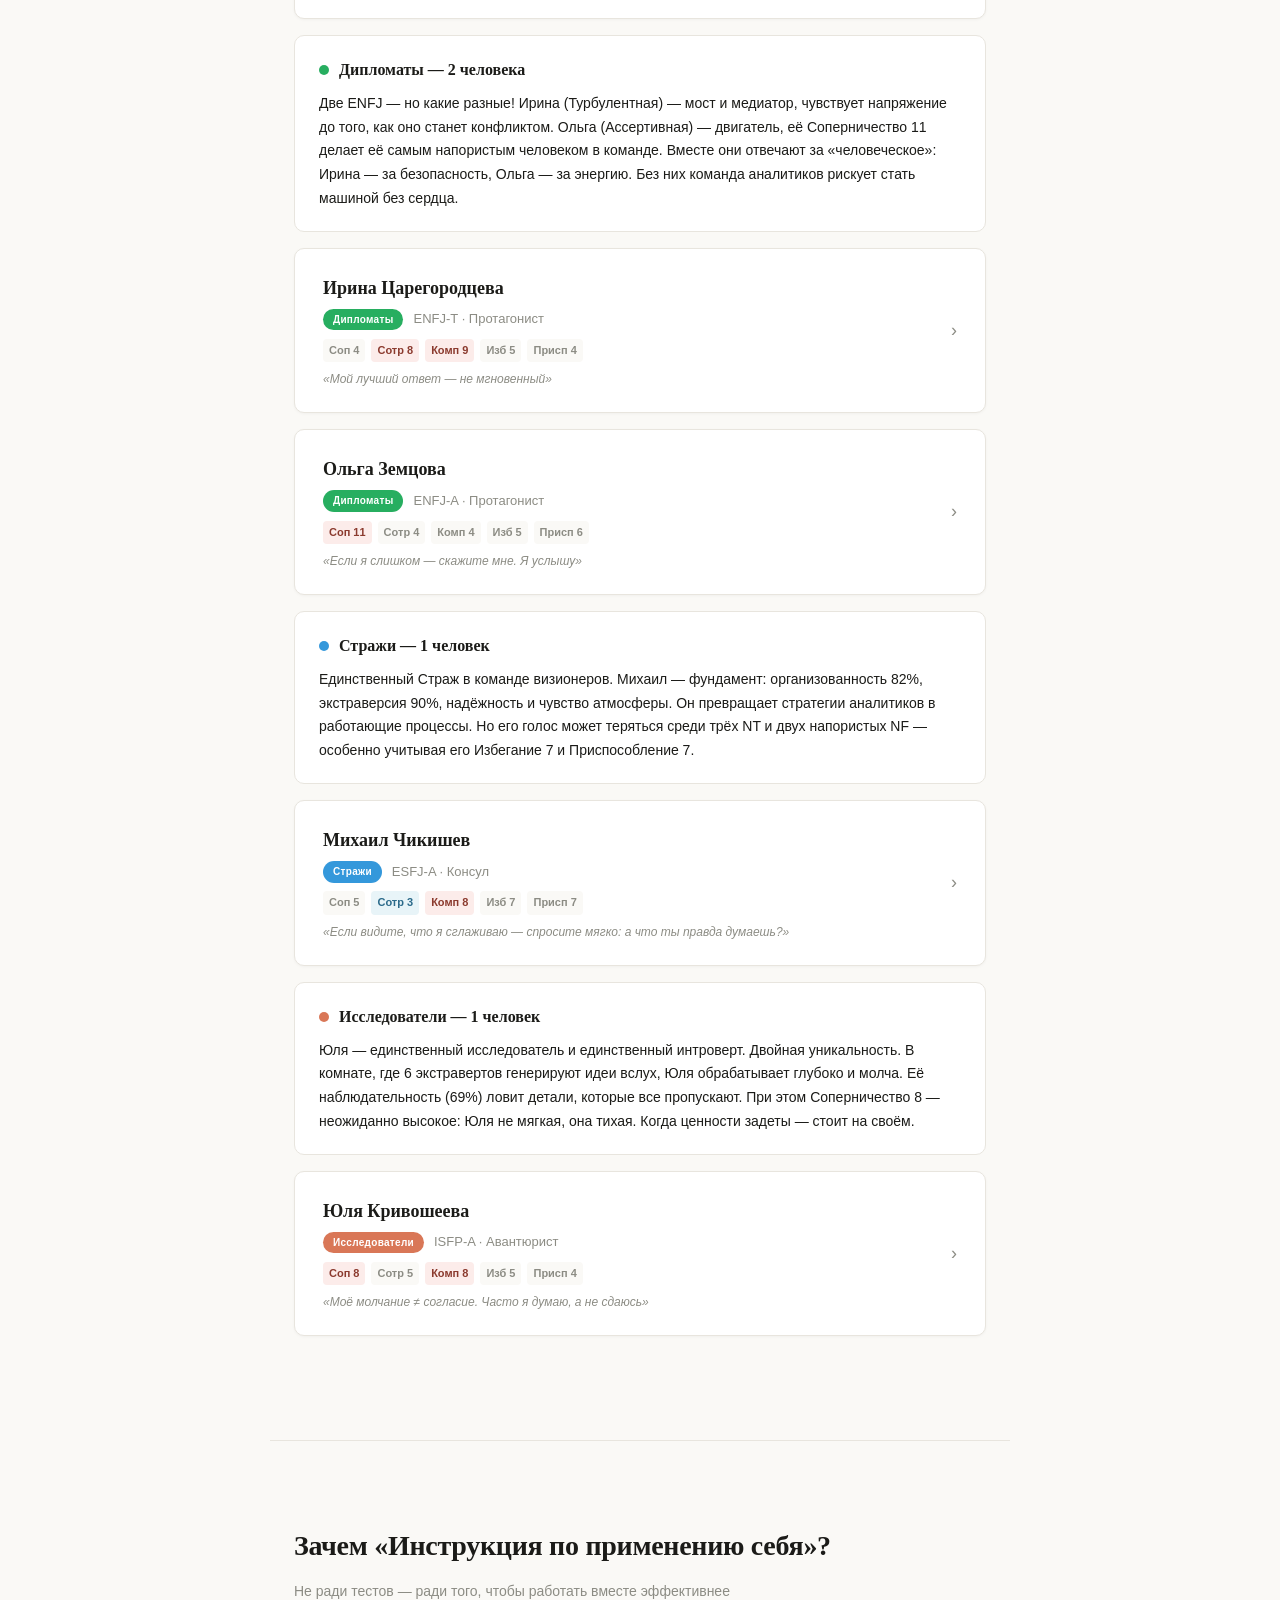
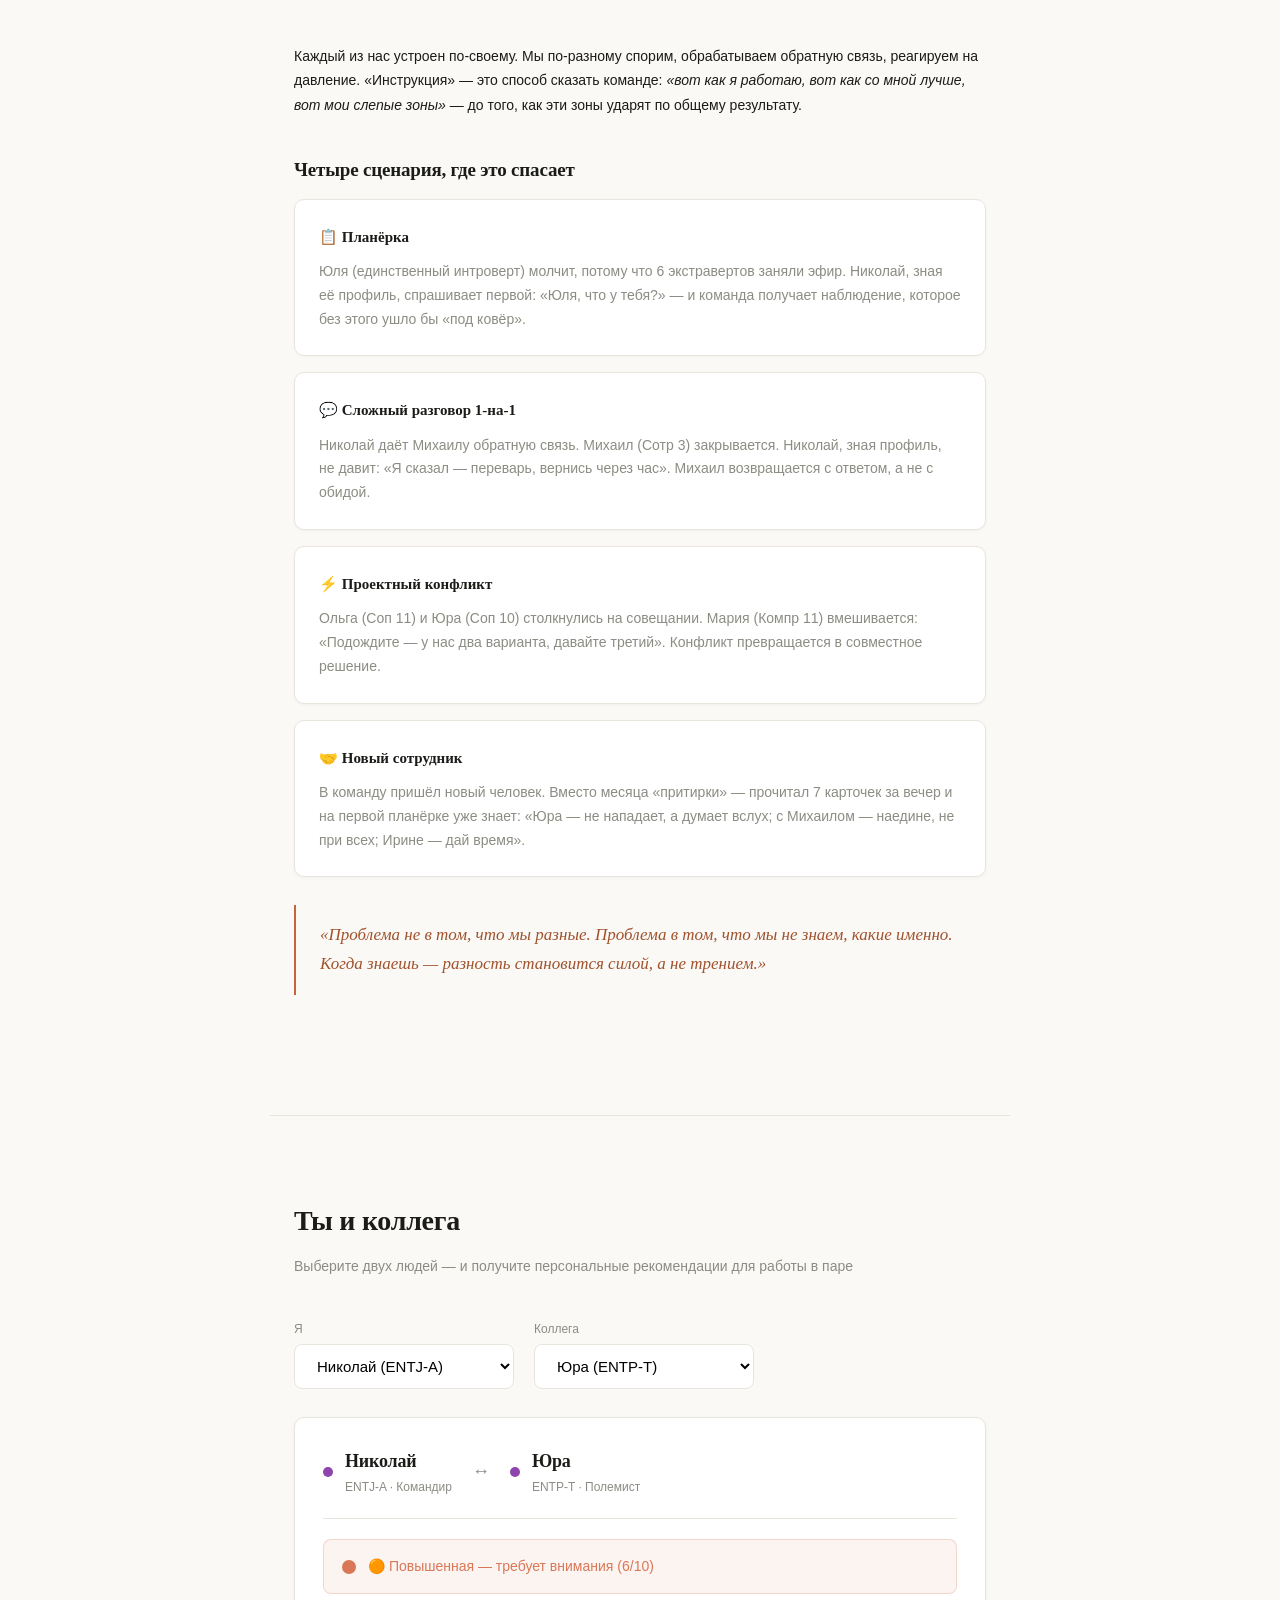
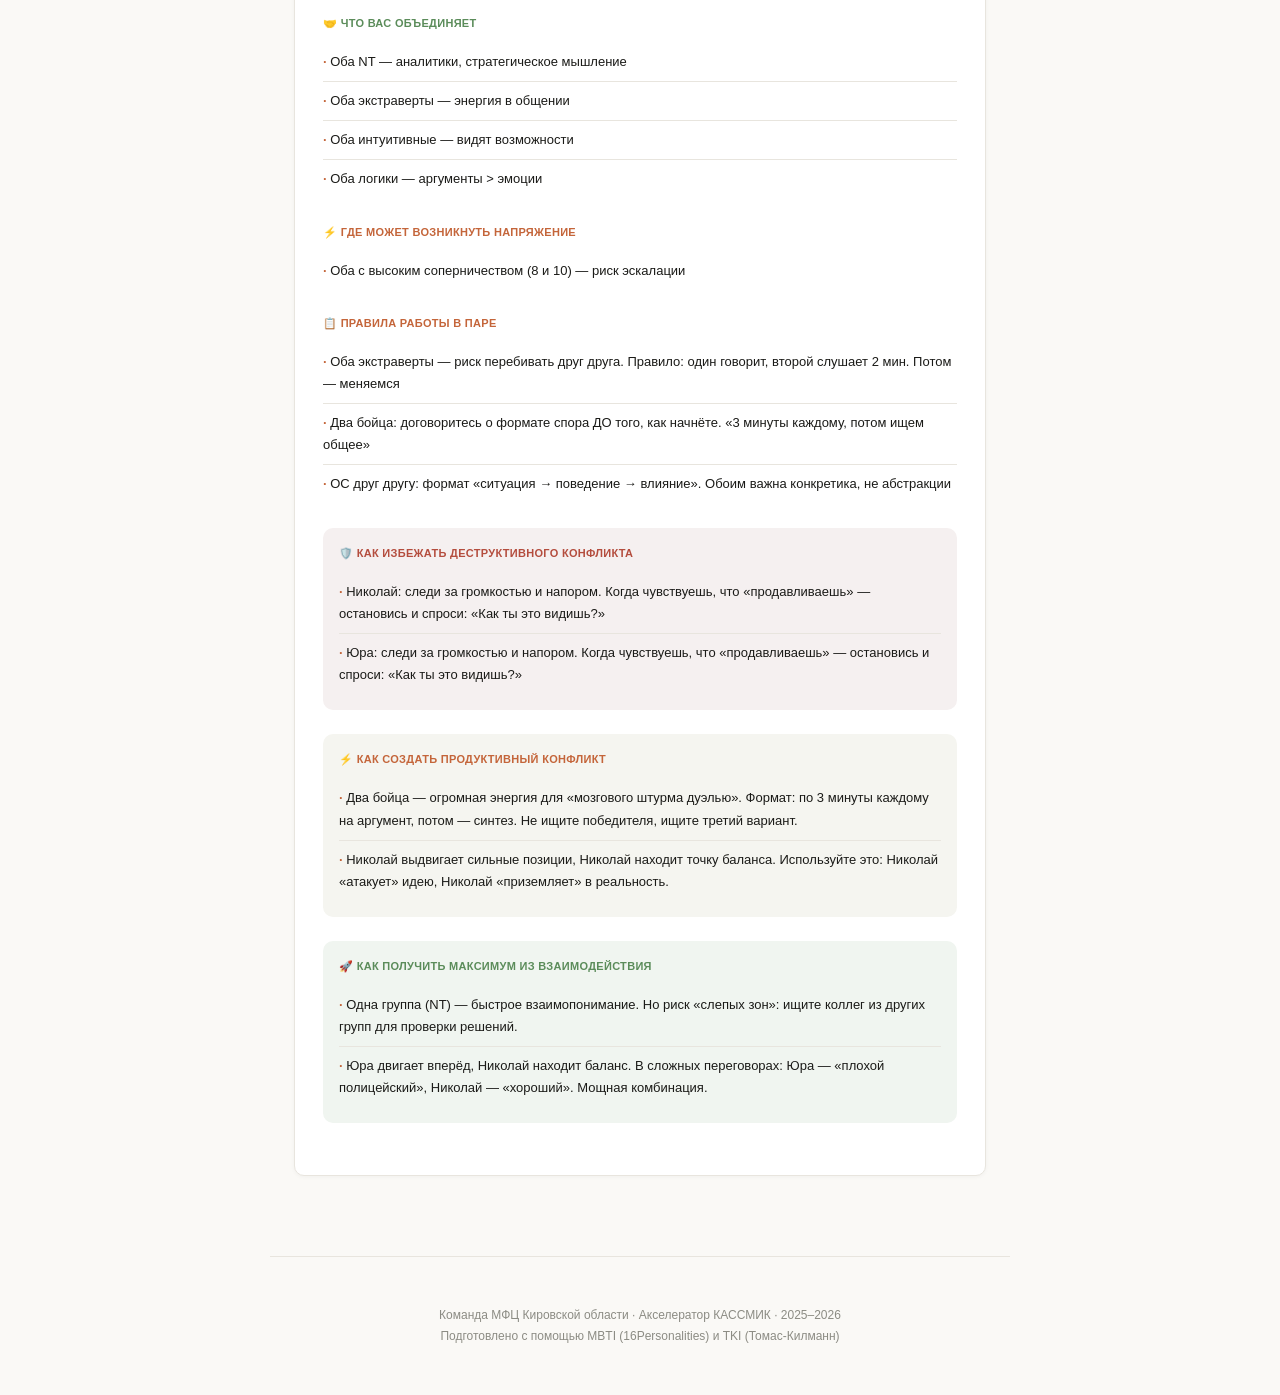
<file: index-anthropic.html>
<!DOCTYPE html>
<html lang="ru">
<head>
<meta charset="utf-8">
<meta name="viewport" content="width=device-width, initial-scale=1">
<title>Инструкция по применению себя — Команда МФЦ Кировской области</title>
<link rel="stylesheet" href="style-anthropic.css">
</head>
<body>

<!-- NAV -->
<nav class="nav">
<div class="nav-inner">
  <span class="nav-logo">Команда Нагаева · МФЦ Кировской области</span>
  <a href="#methods">Методики</a>
  <a href="#team">Команда</a>
  <a href="#conflict-matrix">Конфликтность</a>
  <a href="#agreement">Соглашение</a>
  <a href="#people">Персоналии</a>
  <a href="#why">Зачем это</a>
  <a href="#compare">Ты и коллега</a>
</div>
</nav>

<!-- HERO -->
<div class="hero">
  <p style="font-size:13px;text-transform:uppercase;letter-spacing:2px;color:var(--muted);margin-bottom:16px">Трек «Конфликты» · КАССМИК · 2025–2026</p>
  <h1>Разные —<br>и это сила</h1>
  <p style="font-size:18px;color:var(--fg);max-width:640px;margin:0 auto 16px;font-weight:500">7 человек. 7 способов думать, спорить и решать.<br>Одна команда.</p>
  <p style="font-size:15px;color:var(--muted);max-width:580px;margin:0 auto">Конфликт — не поломка. Это место, где рождается команда.<br>Этот сайт — карта, чтобы пройти его вместе.</p>
</div>

<!-- §1 МЕТОДИКИ -->
<section id="methods">
  <div class="section-title">Методики</div>
  <div class="section-sub">Два инструмента, которые вместе дают объёмный портрет каждого участника команды</div>

  <div class="method-grid">
    <div class="method-card">
      <div class="method-icon">🧠</div>
      <h4>16Personalities (MBTI)</h4>
      <p>Типология личности по 5 измерениям. Определяет, как человек думает, принимает решения и взаимодействует с миром.</p>
      <div class="method-list" style="margin-top:12px">
        <strong>5 измерений:</strong><br>
        Экстраверт ↔ Интроверт — откуда энергия<br>
        Интуитивный ↔ Наблюдательный — как обрабатывает информацию<br>
        Логичный ↔ Эмоциональный — как принимает решения<br>
        Организованный ↔ Гибкий — как планирует жизнь<br>
        Уверенный ↔ Неспокойный — как реагирует на стресс
      </div>
      <div class="method-list" style="margin-top:12px">
        <strong>4 группы типов:</strong><br>
        <span style="color:#8e44ad">■</span> Аналитики (NT) — стратегия и логика<br>
        <span style="color:#27ae60">■</span> Дипломаты (NF) — люди и ценности<br>
        <span style="color:#3498db">■</span> Стражи (SJ) — порядок и стабильность<br>
        <span style="color:#d97757">■</span> Исследователи (SP) — гибкость и адаптация
      </div>
    </div>
    <div class="method-card">
      <div class="method-icon">⚔️</div>
      <h4>Тест Томаса-Килманна (TKI)</h4>
      <p>Показывает предпочтительный стиль поведения в конфликте. Не «хороший» или «плохой» — а предрасположенность, которую важно знать.</p>
      <div class="method-list" style="margin-top:12px">
        <strong>5 стилей:</strong><br>
        <span style="color:var(--red)">Соперничество</span> — продавливаю свою позицию<br>
        Сотрудничество — ищу решение, которое устроит обоих<br>
        Компромисс — каждый уступает часть<br>
        <span style="color:var(--blue)">Избегание</span> — ухожу от конфликта<br>
        Приспособление — уступаю ради отношений
      </div>
    </div>
  </div>

  <div id="methods-narrative"></div>

  <div class="quote">
    «Не так важно, сколько в вашей команде крутых и умных.<br>
    Гораздо важнее то, как вы умеете работать вместе друг с другом.»
  </div>
</section>

<!-- §2 КОМАНДА -->
<section id="team">
  <div class="section-title">Взгляд на команду</div>
  <div class="section-sub">7 человек · 4 группы · 1 интроверт · через призму MBTI, TKI и 5 пороков Ленсиони</div>

  <h3>Командный профиль</h3>
  <div id="team-narrative"></div>

  <h3>5 пороков Ленсиони — текущее состояние</h3>
  <div id="lencioni-container"></div>

  <h3>Конфликтные пары — где могут быть столкновения</h3>
  <p style="font-size:13px;color:var(--muted);margin-bottom:16px">На основе TKI-профилей и типов личности. Не «проблемные пары» — а пары, которые требуют осознанности.</p>
  <div id="conflict-pairs"></div>
</section>

<!-- §2.5 МАТРИЦА КОНФЛИКТНОСТИ -->
<section id="conflict-matrix">
  <div class="section-title">Карта конфликтной совместимости</div>
  <div class="section-sub">Матрица 7×7: потенциальная конфликтность каждой пары на основе TKI-профилей. Зелёный — низкая, жёлтый — средняя, красный — высокая.</div>
  <div id="conflict-matrix-container"></div>
</section>

<!-- §3 СОГЛАШЕНИЕ -->
<section id="agreement">
  <div class="section-title">Командное соглашение через профили</div>
  <div class="section-sub">18 пунктов соглашения × 7 человек. Цвет показывает, насколько легко каждому соблюдать конкретный пункт.<br>Отсортировано от самых трудных для команды к самым лёгким.</div>

  <div style="margin-bottom:12px;font-size:13px">
    <span style="display:inline-block;width:18px;height:14px;background:#e8f5e9;border:1px solid #ccc;vertical-align:middle;border-radius:3px"></span> Л — легко &nbsp;
    <span style="display:inline-block;width:18px;height:14px;background:#fff8e1;border:1px solid #ccc;vertical-align:middle;border-radius:3px"></span> С — средне &nbsp;
    <span style="display:inline-block;width:18px;height:14px;background:#fde8e8;border:1px solid #ccc;vertical-align:middle;border-radius:3px"></span> Т — трудно &nbsp;
    <span style="display:inline-block;width:18px;height:14px;background:#f5f5f5;border:1px solid #ccc;vertical-align:middle;border-radius:3px"></span> ? — не определён
  </div>
  <div id="heatmap-container"></div>

  <div id="agreement-summary"></div>

  <h3>Карта соглашений: трудность vs эффект</h3>
  <p style="font-size:13px;color:var(--muted);margin-bottom:8px">Каждая точка — пункт соглашения. По горизонтали — сколько людей оценили как «Трудно». По вертикали — эффект на командную работу по трёхфакторной модели (транзакционные издержки + качество решений + качество исполнения). Красные точки = высокий риск: одновременно трудно и критично.</p>
  <div id="scatter-container"></div>
</section>

<!-- §4 ПЕРСОНАЛИИ -->
<section id="people">
  <div class="section-title">Персоналии</div>
  <div class="section-sub">Нажмите на карточку, чтобы раскрыть полный профиль с триггерами, сильными сторонами и рекомендациями.</div>
  <div id="person-cards"></div>
</section>

<!-- §5 ЗАЧЕМ -->
<section id="why">
  <div class="section-title">Зачем «Инструкция по применению себя»?</div>
  <div class="section-sub">Не ради тестов — ради того, чтобы работать вместе эффективнее</div>

  <p style="font-size:14px;max-width:700px;margin-bottom:24px">Каждый из нас устроен по-своему. Мы по-разному спорим, обрабатываем обратную связь, реагируем на давление. «Инструкция» — это способ сказать команде: <em>«вот как я работаю, вот как со мной лучше, вот мои слепые зоны»</em> — до того, как эти зоны ударят по общему результату.</p>

  <h3>Четыре сценария, где это спасает</h3>

  <div class="scenario">
    <div class="scenario-title">📋 Планёрка</div>
    <p>Юля (единственный интроверт) молчит, потому что 6 экстравертов заняли эфир. Николай, зная её профиль, спрашивает первой: «Юля, что у тебя?» — и команда получает наблюдение, которое без этого ушло бы «под ковёр».</p>
  </div>
  <div class="scenario">
    <div class="scenario-title">💬 Сложный разговор 1-на-1</div>
    <p>Николай даёт Михаилу обратную связь. Михаил (Сотр 3) закрывается. Николай, зная профиль, не давит: «Я сказал — переварь, вернись через час». Михаил возвращается с ответом, а не с обидой.</p>
  </div>
  <div class="scenario">
    <div class="scenario-title">⚡ Проектный конфликт</div>
    <p>Ольга (Соп 11) и Юра (Соп 10) столкнулись на совещании. Мария (Компр 11) вмешивается: «Подождите — у нас два варианта, давайте третий». Конфликт превращается в совместное решение.</p>
  </div>
  <div class="scenario">
    <div class="scenario-title">🤝 Новый сотрудник</div>
    <p>В команду пришёл новый человек. Вместо месяца «притирки» — прочитал 7 карточек за вечер и на первой планёрке уже знает: «Юра — не нападает, а думает вслух; с Михаилом — наедине, не при всех; Ирине — дай время».</p>
  </div>

  <div class="quote">
    «Проблема не в том, что мы разные. Проблема в том, что мы не знаем, какие именно. Когда знаешь — разность становится силой, а не трением.»
  </div>
</section>

<!-- §6 ТЫ И КОЛЛЕГА -->
<section id="compare">
  <div class="section-title">Ты и коллега</div>
  <div class="section-sub">Выберите двух людей — и получите персональные рекомендации для работы в паре</div>

  <div class="pair-select">
    <div>
      <label style="font-size:12px;color:var(--muted);display:block;margin-bottom:4px">Я</label>
      <select id="select-a"></select>
    </div>
    <div>
      <label style="font-size:12px;color:var(--muted);display:block;margin-bottom:4px">Коллега</label>
      <select id="select-b"></select>
    </div>
  </div>

  <div id="pair-result" class="pair-result"></div>
</section>

<!-- FOOTER -->
<div class="footer">
  Команда МФЦ Кировской области · Акселератор КАССМИК · 2025–2026<br>
  Подготовлено с помощью MBTI (16Personalities) и TKI (Томас-Килманн)
</div>

<script src="data.js"></script>
<script src="app.js"></script>
</body>
</html>
</file>
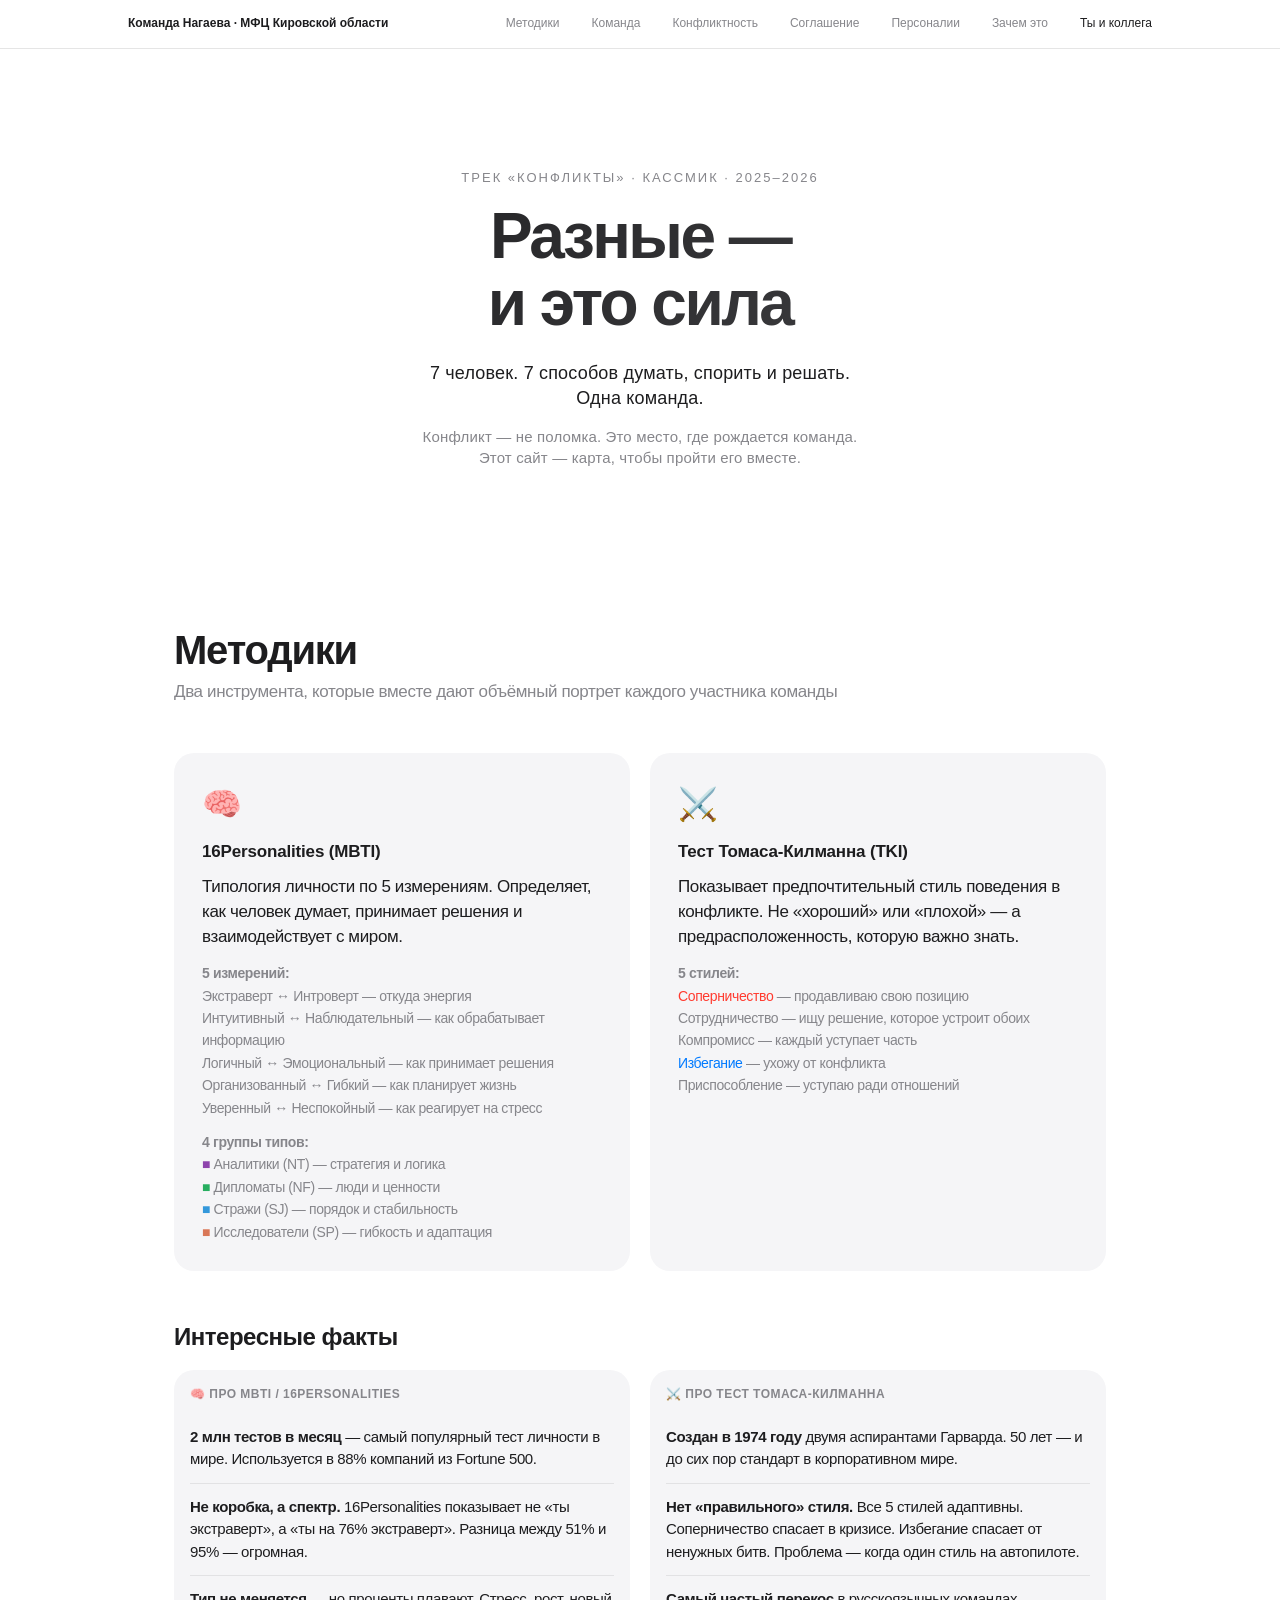
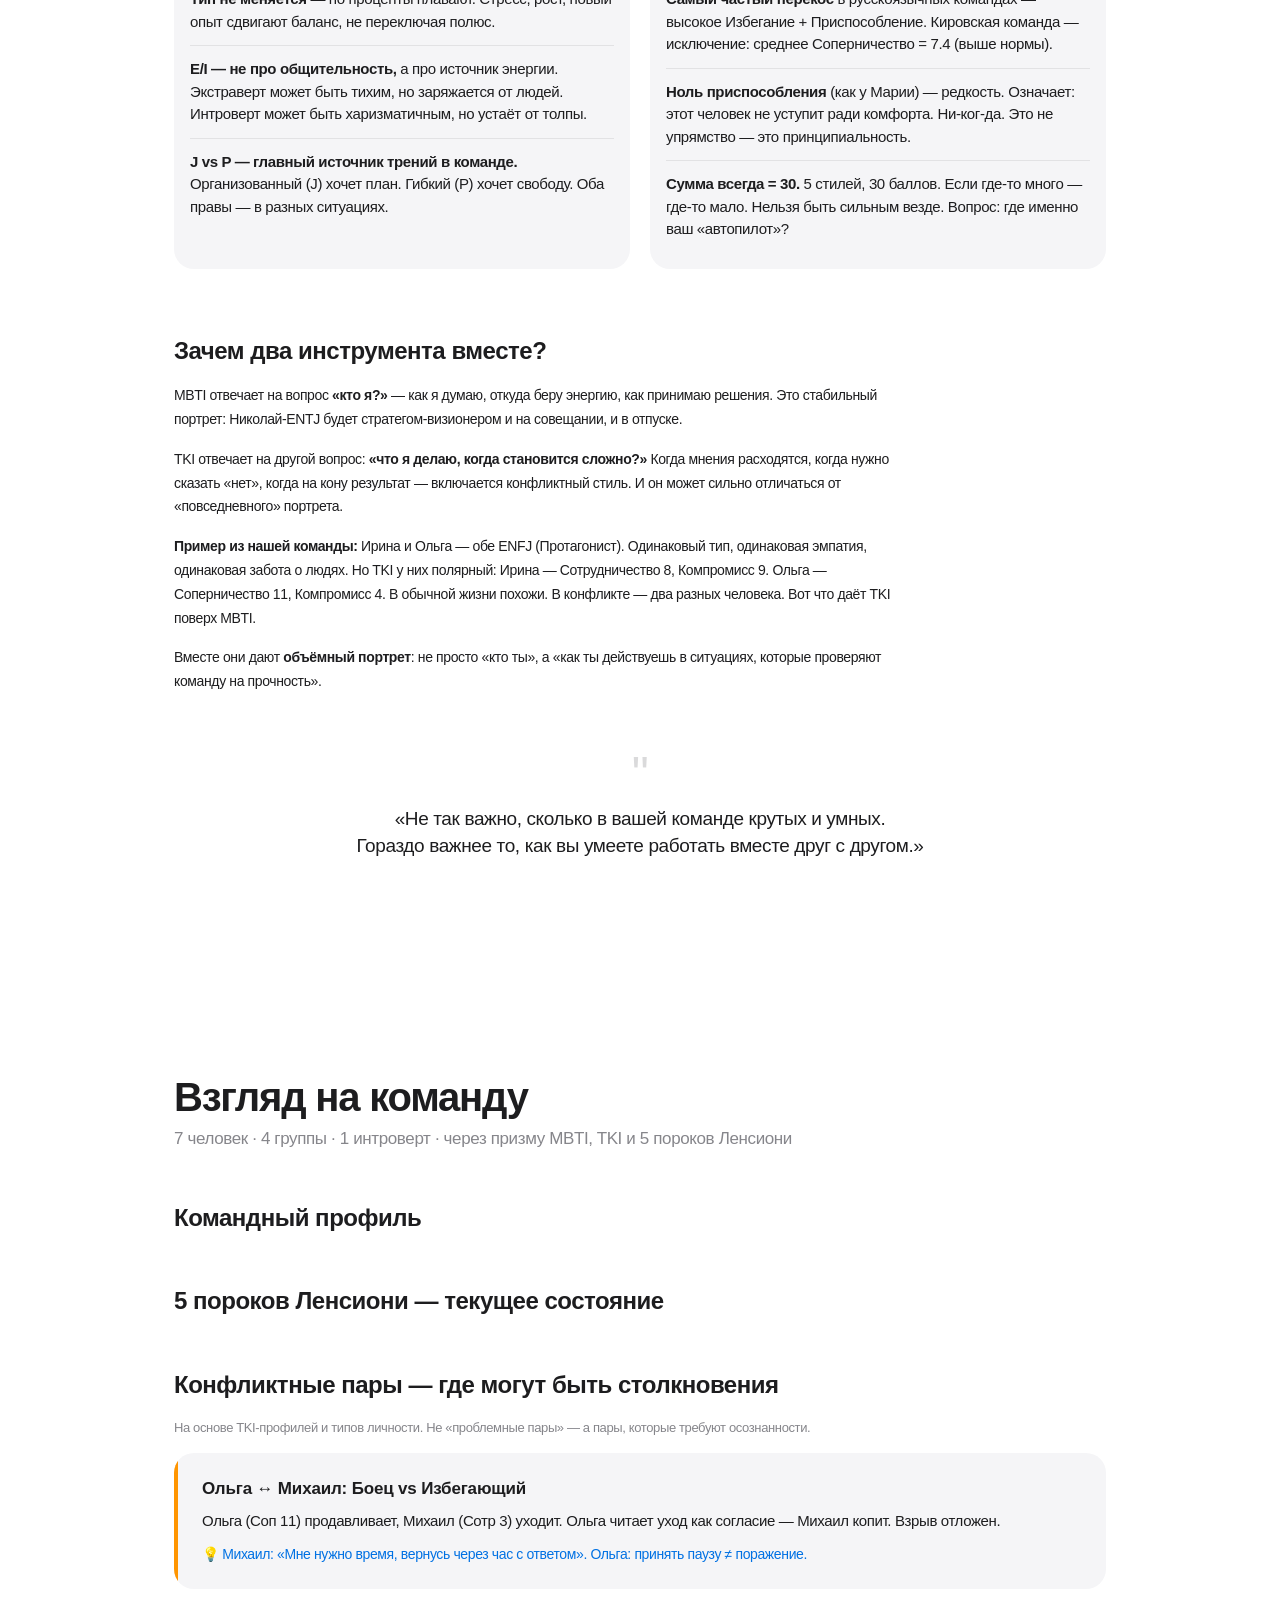
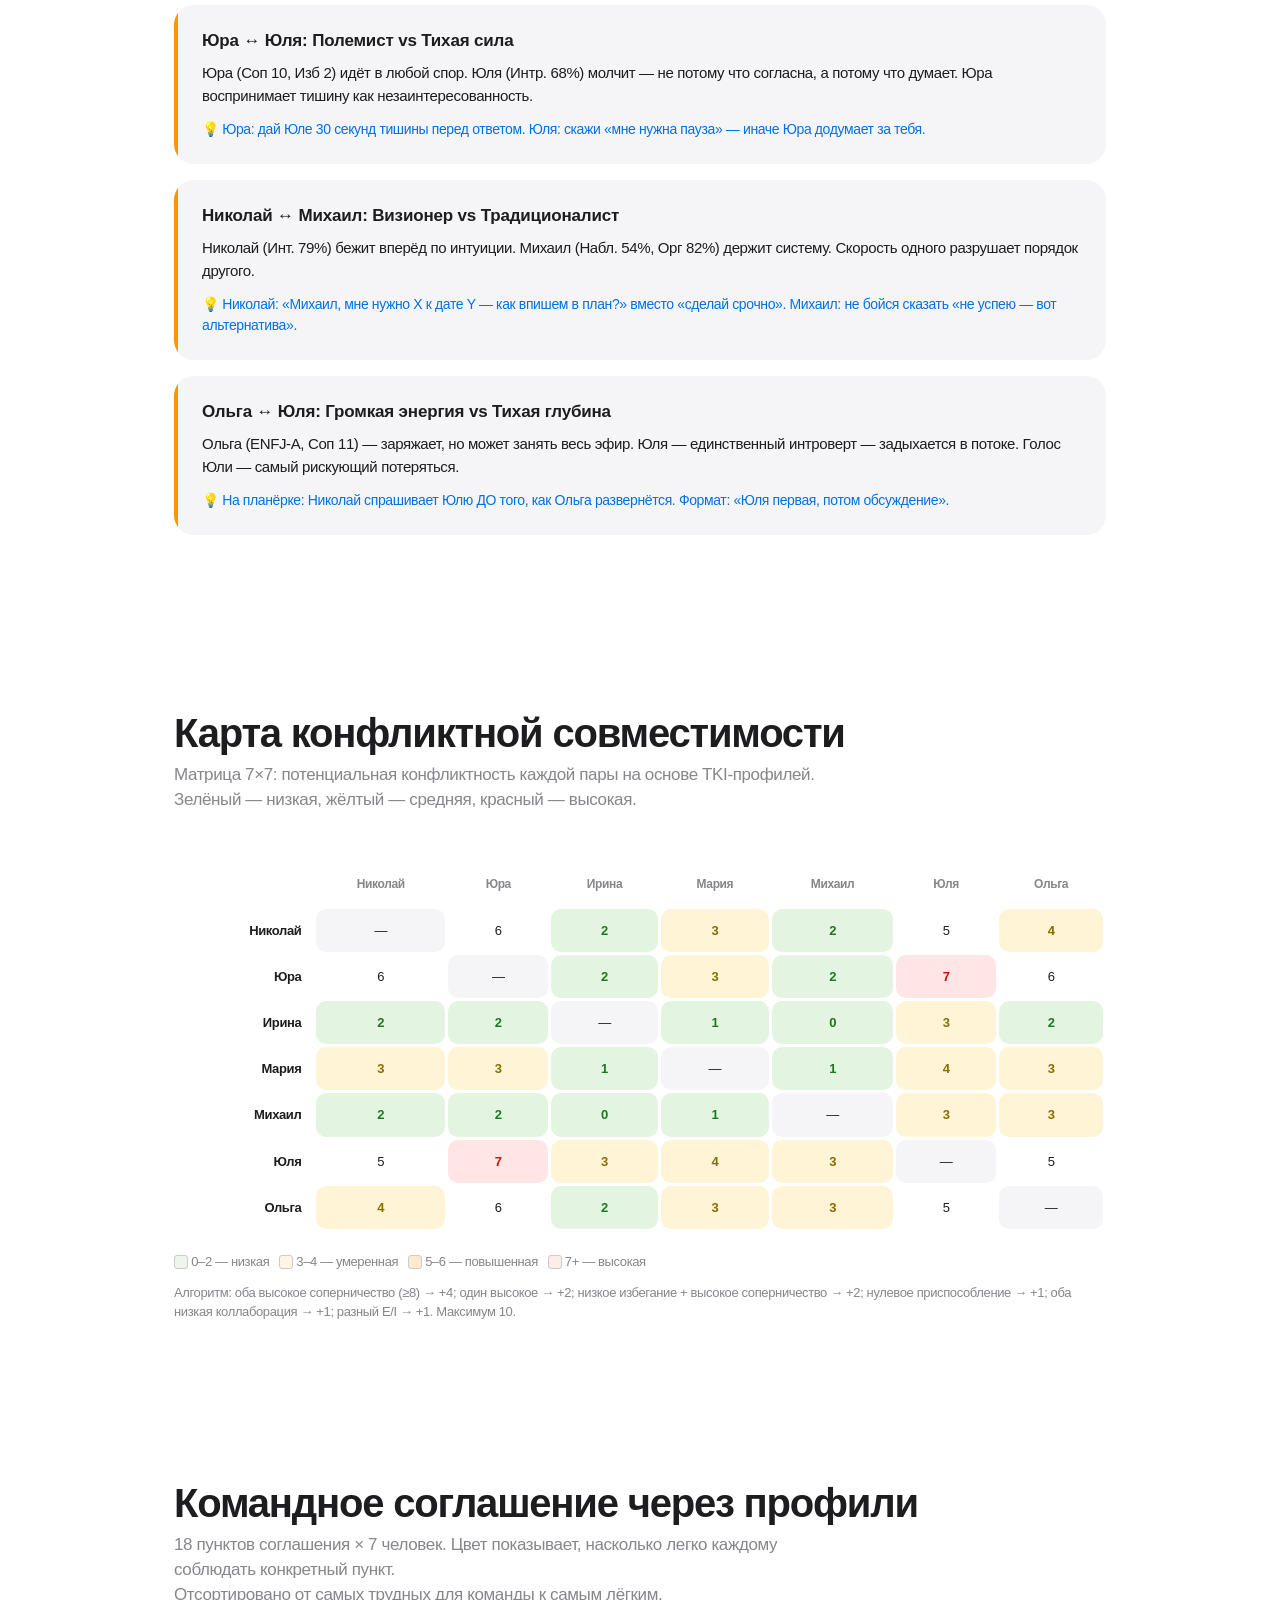
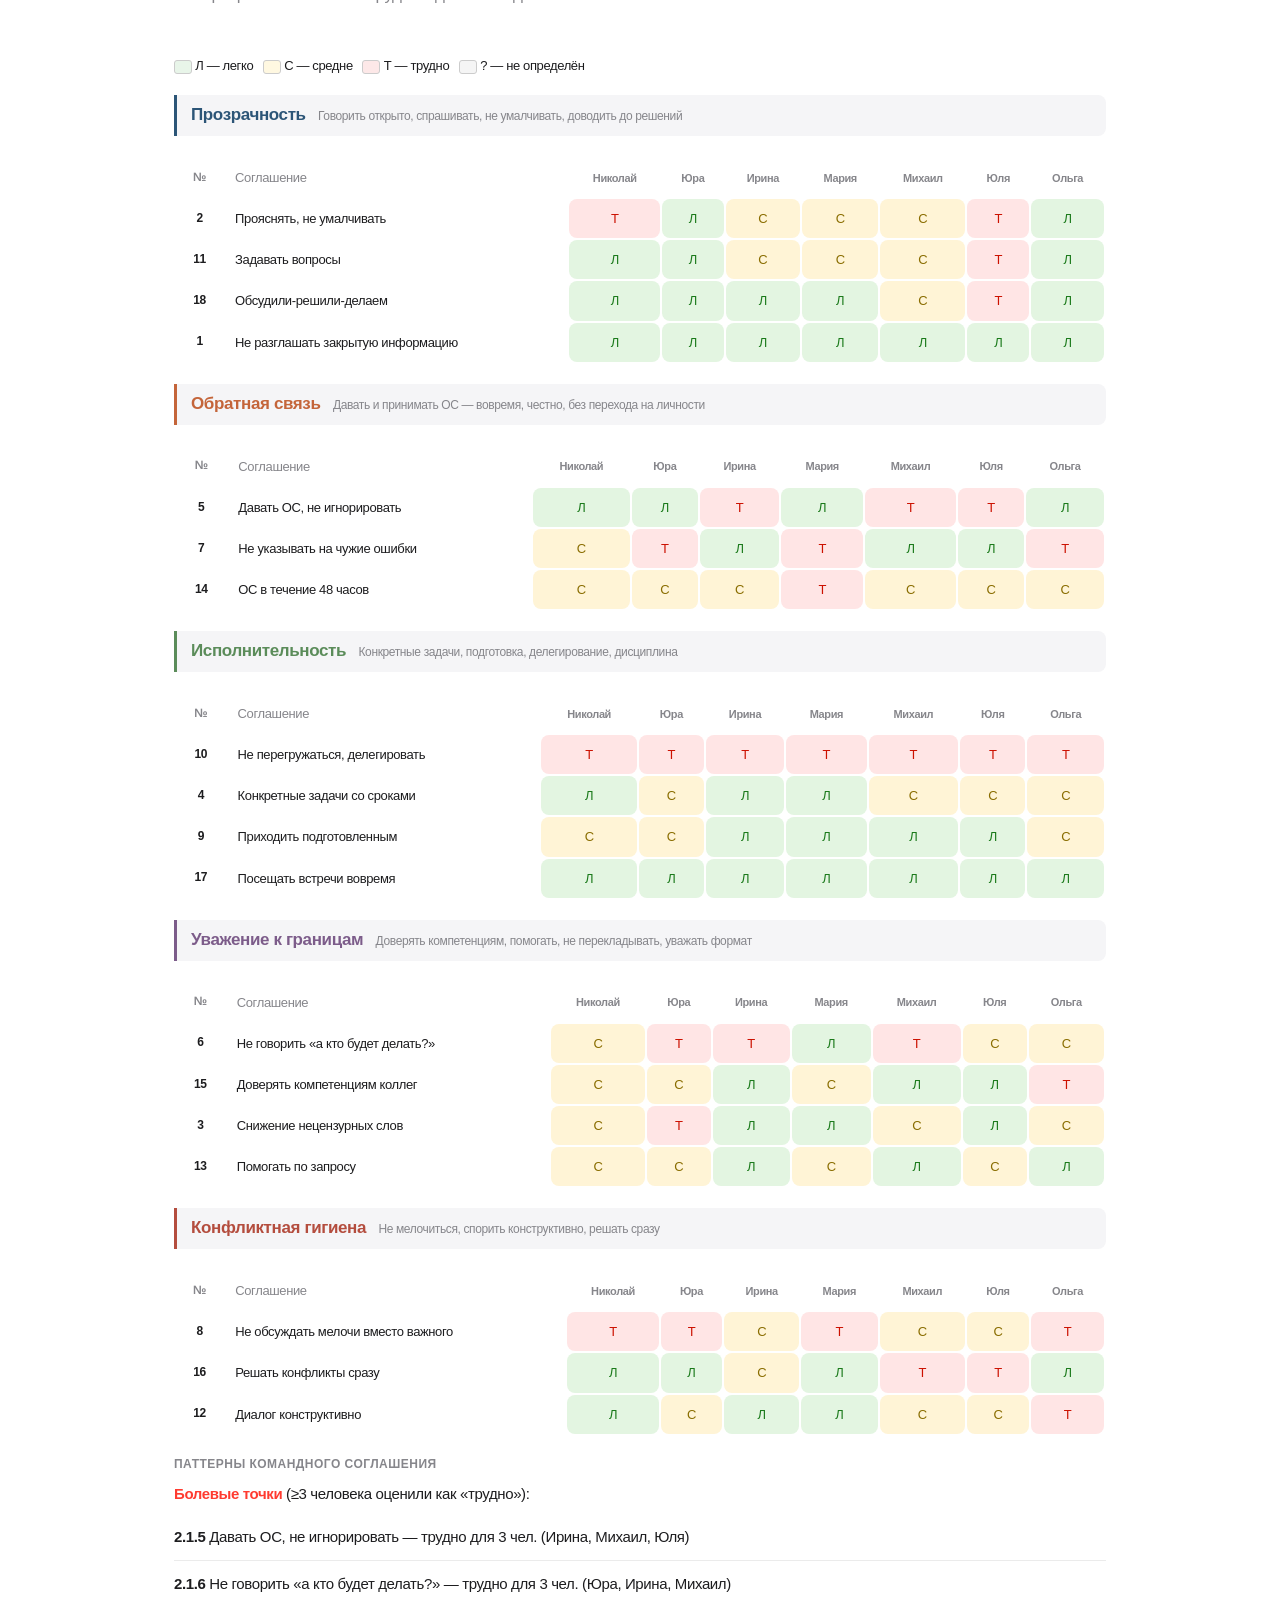
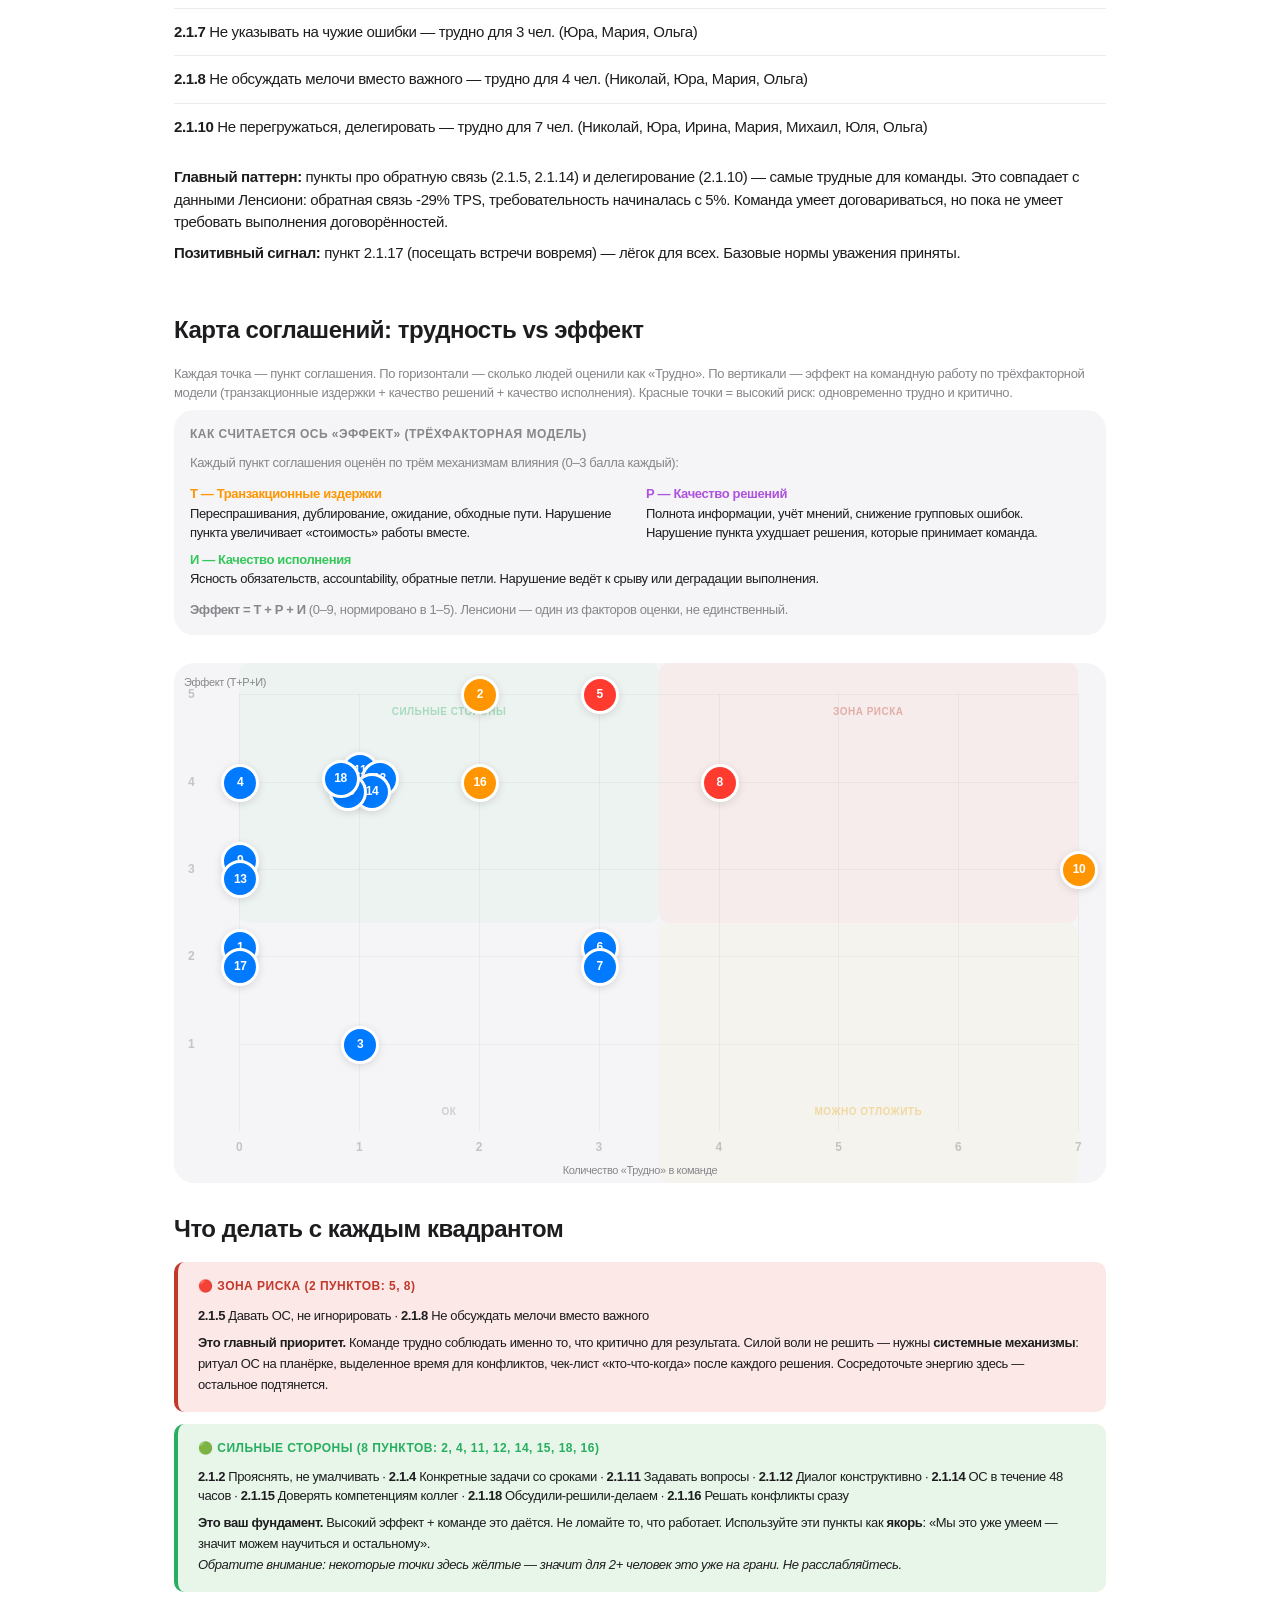
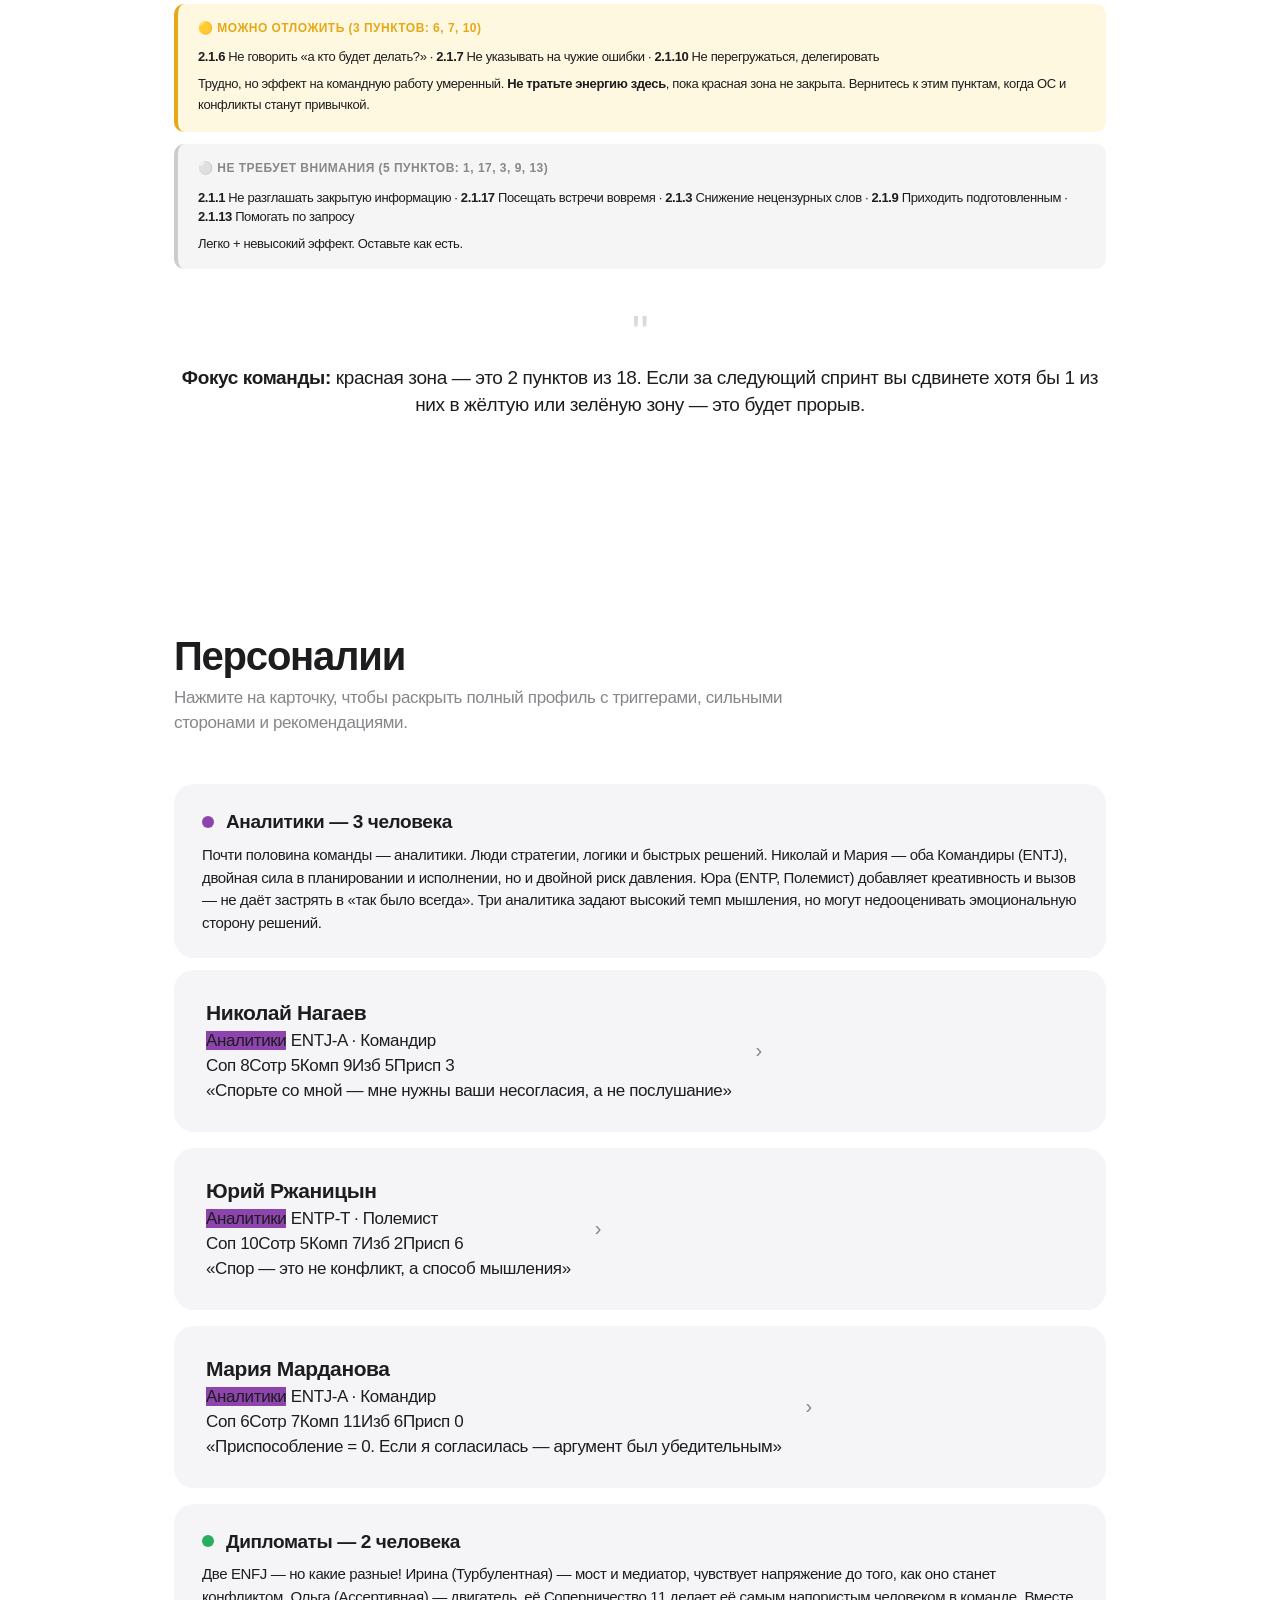
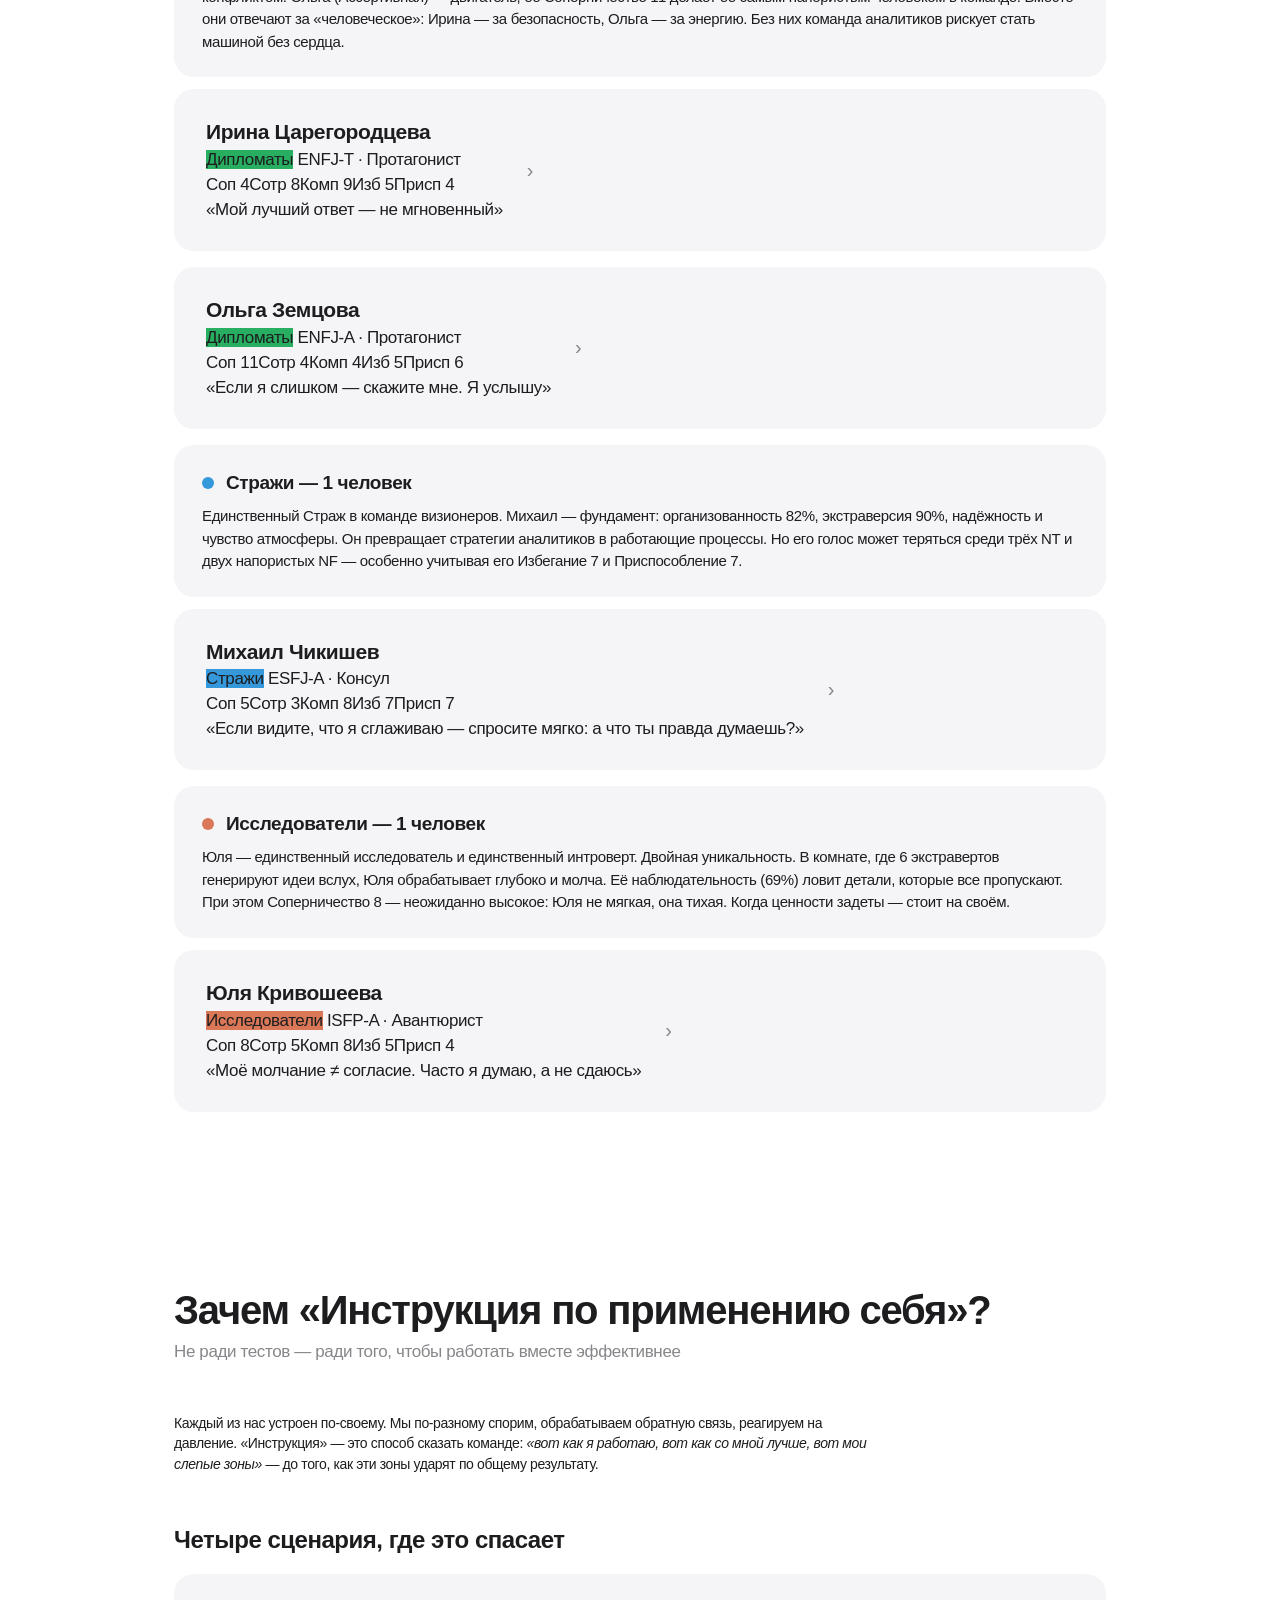
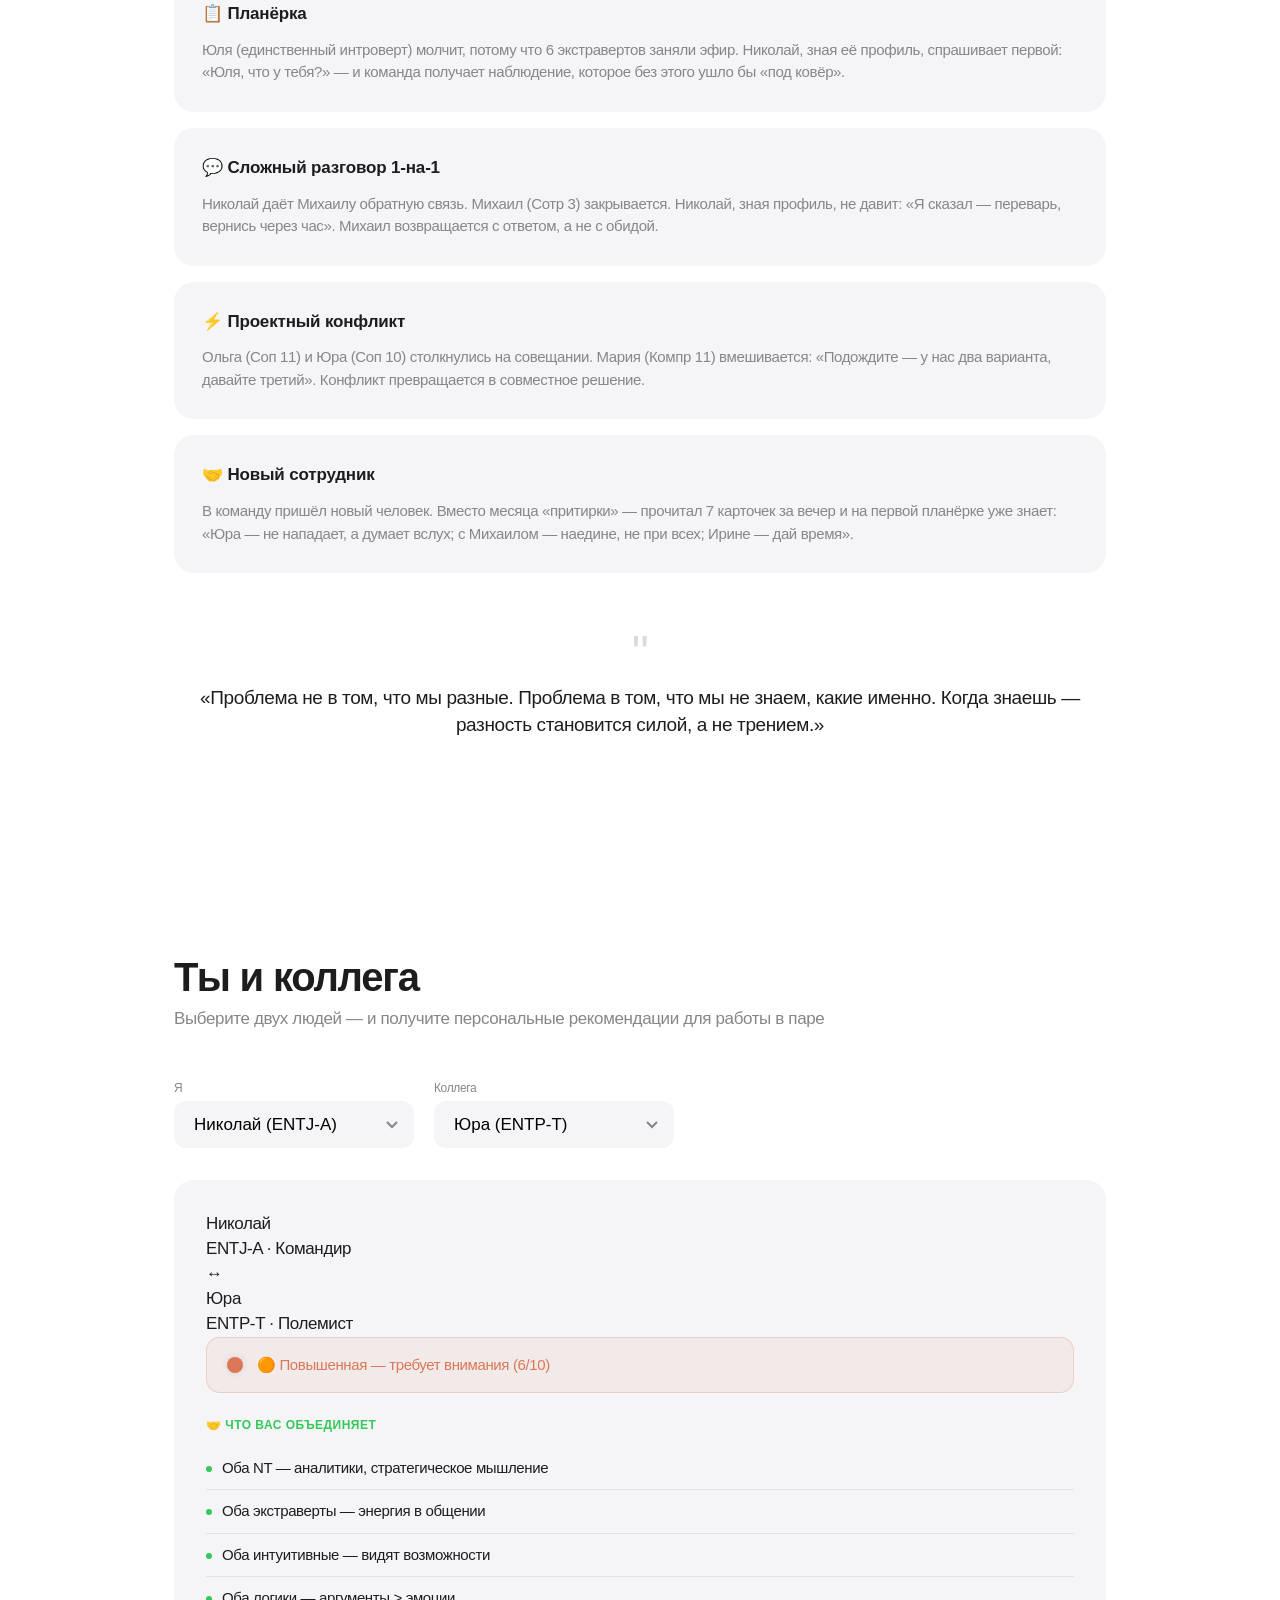
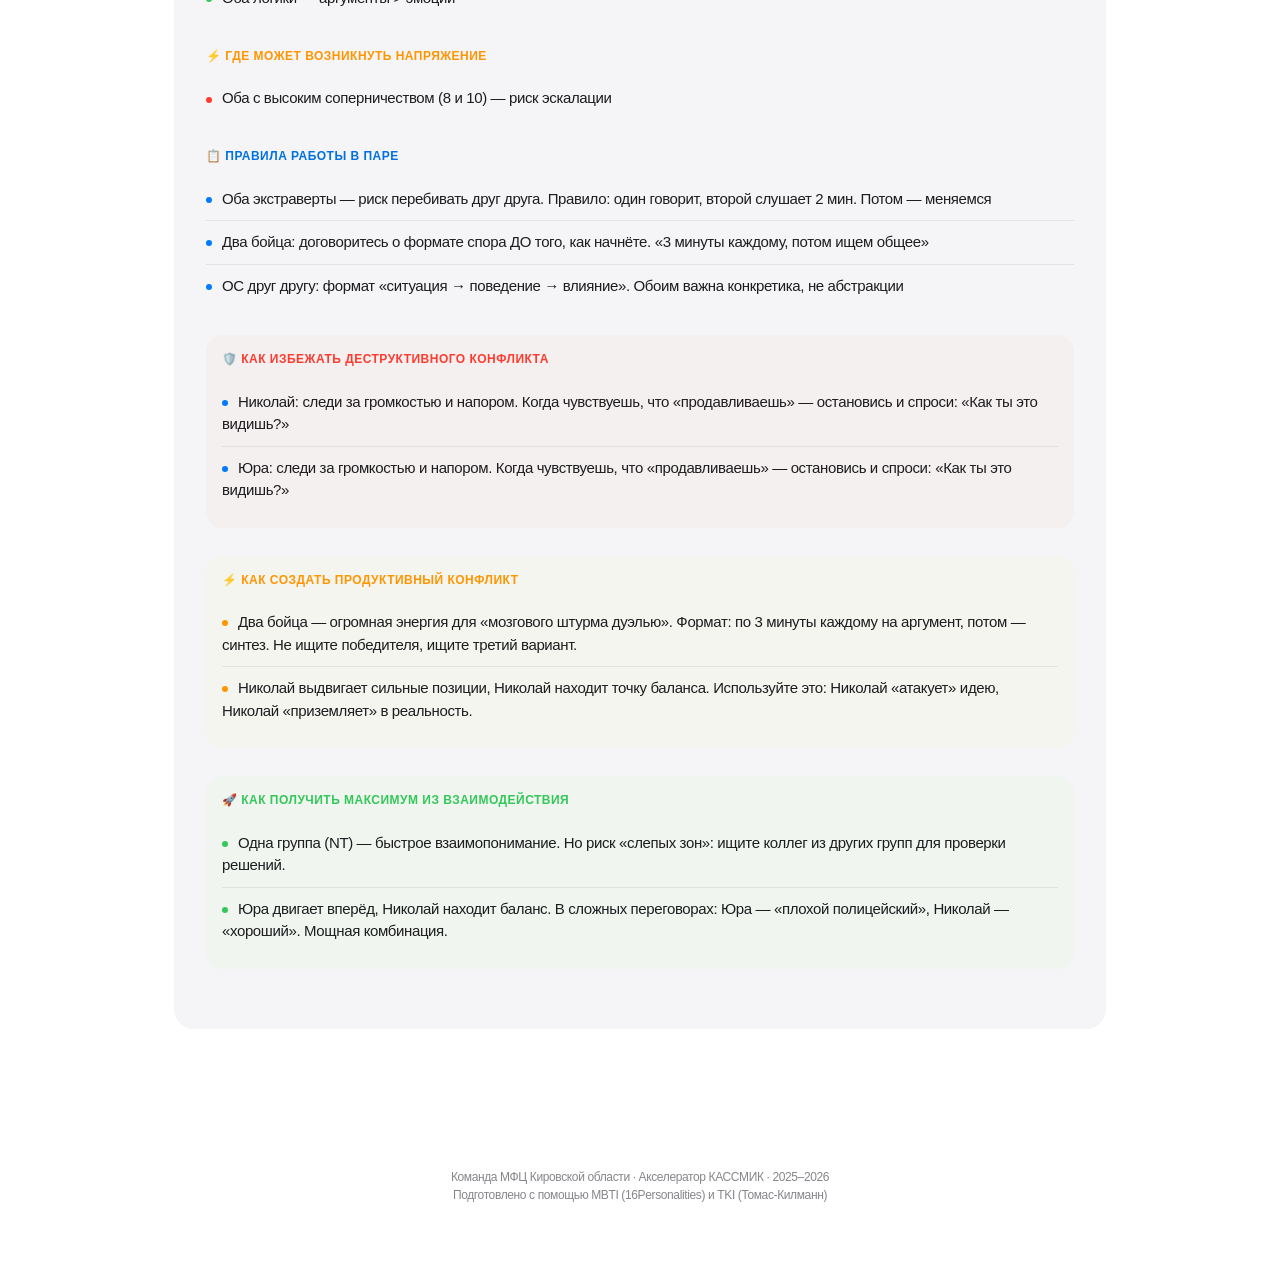
<file: index-apple.html>
<!DOCTYPE html>
<html lang="ru">
<head>
<meta charset="utf-8">
<meta name="viewport" content="width=device-width, initial-scale=1">
<title>Инструкция по применению себя — Команда МФЦ Кировской области</title>
<link rel="stylesheet" href="style-apple.css">
</head>
<body>

<!-- NAV -->
<nav class="nav">
<div class="nav-inner">
  <span class="nav-logo">Команда Нагаева · МФЦ Кировской области</span>
  <a href="#methods">Методики</a>
  <a href="#team">Команда</a>
  <a href="#conflict-matrix">Конфликтность</a>
  <a href="#agreement">Соглашение</a>
  <a href="#people">Персоналии</a>
  <a href="#why">Зачем это</a>
  <a href="#compare">Ты и коллега</a>
</div>
</nav>

<!-- HERO -->
<div class="hero">
  <p style="font-size:13px;text-transform:uppercase;letter-spacing:2px;color:var(--muted);margin-bottom:16px">Трек «Конфликты» · КАССМИК · 2025–2026</p>
  <h1>Разные —<br>и это сила</h1>
  <p style="font-size:18px;color:var(--fg);max-width:640px;margin:0 auto 16px;font-weight:500">7 человек. 7 способов думать, спорить и решать.<br>Одна команда.</p>
  <p style="font-size:15px;color:var(--muted);max-width:580px;margin:0 auto">Конфликт — не поломка. Это место, где рождается команда.<br>Этот сайт — карта, чтобы пройти его вместе.</p>
</div>

<!-- §1 МЕТОДИКИ -->
<section id="methods">
  <div class="section-title">Методики</div>
  <div class="section-sub">Два инструмента, которые вместе дают объёмный портрет каждого участника команды</div>

  <div class="method-grid">
    <div class="method-card">
      <div class="method-icon">🧠</div>
      <h4>16Personalities (MBTI)</h4>
      <p>Типология личности по 5 измерениям. Определяет, как человек думает, принимает решения и взаимодействует с миром.</p>
      <div class="method-list" style="margin-top:12px">
        <strong>5 измерений:</strong><br>
        Экстраверт ↔ Интроверт — откуда энергия<br>
        Интуитивный ↔ Наблюдательный — как обрабатывает информацию<br>
        Логичный ↔ Эмоциональный — как принимает решения<br>
        Организованный ↔ Гибкий — как планирует жизнь<br>
        Уверенный ↔ Неспокойный — как реагирует на стресс
      </div>
      <div class="method-list" style="margin-top:12px">
        <strong>4 группы типов:</strong><br>
        <span style="color:#8e44ad">■</span> Аналитики (NT) — стратегия и логика<br>
        <span style="color:#27ae60">■</span> Дипломаты (NF) — люди и ценности<br>
        <span style="color:#3498db">■</span> Стражи (SJ) — порядок и стабильность<br>
        <span style="color:#d97757">■</span> Исследователи (SP) — гибкость и адаптация
      </div>
    </div>
    <div class="method-card">
      <div class="method-icon">⚔️</div>
      <h4>Тест Томаса-Килманна (TKI)</h4>
      <p>Показывает предпочтительный стиль поведения в конфликте. Не «хороший» или «плохой» — а предрасположенность, которую важно знать.</p>
      <div class="method-list" style="margin-top:12px">
        <strong>5 стилей:</strong><br>
        <span style="color:var(--red)">Соперничество</span> — продавливаю свою позицию<br>
        Сотрудничество — ищу решение, которое устроит обоих<br>
        Компромисс — каждый уступает часть<br>
        <span style="color:var(--blue)">Избегание</span> — ухожу от конфликта<br>
        Приспособление — уступаю ради отношений
      </div>
    </div>
  </div>

  <div id="methods-narrative"></div>

  <div class="quote">
    «Не так важно, сколько в вашей команде крутых и умных.<br>
    Гораздо важнее то, как вы умеете работать вместе друг с другом.»
  </div>
</section>

<!-- §2 КОМАНДА -->
<section id="team">
  <div class="section-title">Взгляд на команду</div>
  <div class="section-sub">7 человек · 4 группы · 1 интроверт · через призму MBTI, TKI и 5 пороков Ленсиони</div>

  <h3>Командный профиль</h3>
  <div id="team-narrative"></div>

  <h3>5 пороков Ленсиони — текущее состояние</h3>
  <div id="lencioni-container"></div>

  <h3>Конфликтные пары — где могут быть столкновения</h3>
  <p style="font-size:13px;color:var(--muted);margin-bottom:16px">На основе TKI-профилей и типов личности. Не «проблемные пары» — а пары, которые требуют осознанности.</p>
  <div id="conflict-pairs"></div>
</section>

<!-- §2.5 МАТРИЦА КОНФЛИКТНОСТИ -->
<section id="conflict-matrix">
  <div class="section-title">Карта конфликтной совместимости</div>
  <div class="section-sub">Матрица 7×7: потенциальная конфликтность каждой пары на основе TKI-профилей. Зелёный — низкая, жёлтый — средняя, красный — высокая.</div>
  <div id="conflict-matrix-container"></div>
</section>

<!-- §3 СОГЛАШЕНИЕ -->
<section id="agreement">
  <div class="section-title">Командное соглашение через профили</div>
  <div class="section-sub">18 пунктов соглашения × 7 человек. Цвет показывает, насколько легко каждому соблюдать конкретный пункт.<br>Отсортировано от самых трудных для команды к самым лёгким.</div>

  <div style="margin-bottom:12px;font-size:13px">
    <span style="display:inline-block;width:18px;height:14px;background:#e8f5e9;border:1px solid #ccc;vertical-align:middle;border-radius:3px"></span> Л — легко &nbsp;
    <span style="display:inline-block;width:18px;height:14px;background:#fff8e1;border:1px solid #ccc;vertical-align:middle;border-radius:3px"></span> С — средне &nbsp;
    <span style="display:inline-block;width:18px;height:14px;background:#fde8e8;border:1px solid #ccc;vertical-align:middle;border-radius:3px"></span> Т — трудно &nbsp;
    <span style="display:inline-block;width:18px;height:14px;background:#f5f5f5;border:1px solid #ccc;vertical-align:middle;border-radius:3px"></span> ? — не определён
  </div>
  <div id="heatmap-container"></div>

  <div id="agreement-summary"></div>

  <h3>Карта соглашений: трудность vs эффект</h3>
  <p style="font-size:13px;color:var(--muted);margin-bottom:8px">Каждая точка — пункт соглашения. По горизонтали — сколько людей оценили как «Трудно». По вертикали — эффект на командную работу по трёхфакторной модели (транзакционные издержки + качество решений + качество исполнения). Красные точки = высокий риск: одновременно трудно и критично.</p>
  <div id="scatter-container"></div>
</section>

<!-- §4 ПЕРСОНАЛИИ -->
<section id="people">
  <div class="section-title">Персоналии</div>
  <div class="section-sub">Нажмите на карточку, чтобы раскрыть полный профиль с триггерами, сильными сторонами и рекомендациями.</div>
  <div id="person-cards"></div>
</section>

<!-- §5 ЗАЧЕМ -->
<section id="why">
  <div class="section-title">Зачем «Инструкция по применению себя»?</div>
  <div class="section-sub">Не ради тестов — ради того, чтобы работать вместе эффективнее</div>

  <p style="font-size:14px;max-width:700px;margin-bottom:24px">Каждый из нас устроен по-своему. Мы по-разному спорим, обрабатываем обратную связь, реагируем на давление. «Инструкция» — это способ сказать команде: <em>«вот как я работаю, вот как со мной лучше, вот мои слепые зоны»</em> — до того, как эти зоны ударят по общему результату.</p>

  <h3>Четыре сценария, где это спасает</h3>

  <div class="scenario">
    <div class="scenario-title">📋 Планёрка</div>
    <p>Юля (единственный интроверт) молчит, потому что 6 экстравертов заняли эфир. Николай, зная её профиль, спрашивает первой: «Юля, что у тебя?» — и команда получает наблюдение, которое без этого ушло бы «под ковёр».</p>
  </div>
  <div class="scenario">
    <div class="scenario-title">💬 Сложный разговор 1-на-1</div>
    <p>Николай даёт Михаилу обратную связь. Михаил (Сотр 3) закрывается. Николай, зная профиль, не давит: «Я сказал — переварь, вернись через час». Михаил возвращается с ответом, а не с обидой.</p>
  </div>
  <div class="scenario">
    <div class="scenario-title">⚡ Проектный конфликт</div>
    <p>Ольга (Соп 11) и Юра (Соп 10) столкнулись на совещании. Мария (Компр 11) вмешивается: «Подождите — у нас два варианта, давайте третий». Конфликт превращается в совместное решение.</p>
  </div>
  <div class="scenario">
    <div class="scenario-title">🤝 Новый сотрудник</div>
    <p>В команду пришёл новый человек. Вместо месяца «притирки» — прочитал 7 карточек за вечер и на первой планёрке уже знает: «Юра — не нападает, а думает вслух; с Михаилом — наедине, не при всех; Ирине — дай время».</p>
  </div>

  <div class="quote">
    «Проблема не в том, что мы разные. Проблема в том, что мы не знаем, какие именно. Когда знаешь — разность становится силой, а не трением.»
  </div>
</section>

<!-- §6 ТЫ И КОЛЛЕГА -->
<section id="compare">
  <div class="section-title">Ты и коллега</div>
  <div class="section-sub">Выберите двух людей — и получите персональные рекомендации для работы в паре</div>

  <div class="pair-select">
    <div>
      <label style="font-size:12px;color:var(--muted);display:block;margin-bottom:4px">Я</label>
      <select id="select-a"></select>
    </div>
    <div>
      <label style="font-size:12px;color:var(--muted);display:block;margin-bottom:4px">Коллега</label>
      <select id="select-b"></select>
    </div>
  </div>

  <div id="pair-result" class="pair-result"></div>
</section>

<!-- FOOTER -->
<div class="footer">
  Команда МФЦ Кировской области · Акселератор КАССМИК · 2025–2026<br>
  Подготовлено с помощью MBTI (16Personalities) и TKI (Томас-Килманн)
</div>

<script src="data.js"></script>
<script src="app.js"></script>
</body>
</html>
</file>
<file: style-anthropic.css>
/* ═══════════════════════════════════════
   Anthropic-inspired theme
   Warm minimalism · generous space · quiet confidence
   ═══════════════════════════════════════ */
:root{
  --bg:#FAF9F6; --fg:#1B1B18; --muted:#8C8C84; --border:#E8E5DE;
  --surface:#FFFFFF; --accent:#C4653A; --accent2:#A0522D;
  --green:#5B8C5A; --red:#B44D3E; --orange:#C4653A; --yellow:#C9A227;
  --purple:#7C5C8A; --blue:#4A7C8A;
  --radius:10px; --max-w:740px;
  --font-body:'Source Serif 4','Georgia','Times New Roman',serif;
  --font-ui:-apple-system,'Helvetica Neue','Segoe UI',sans-serif;
}
*{box-sizing:border-box;margin:0;padding:0}
body{font-family:var(--font-ui);font-size:15px;line-height:1.75;color:var(--fg);background:var(--bg);-webkit-font-smoothing:antialiased}
a{color:var(--accent);text-decoration:none}
a:hover{text-decoration:underline}

/* ─── NAV ─── */
.nav{position:sticky;top:0;z-index:100;background:rgba(250,249,246,.95);backdrop-filter:blur(16px);border-bottom:1px solid var(--border);padding:0 24px}
.nav-inner{max-width:1040px;margin:0 auto;display:flex;align-items:center;gap:20px;height:56px;overflow-x:auto;white-space:nowrap;scrollbar-width:none;-ms-overflow-style:none}
.nav-inner::-webkit-scrollbar{display:none}
.nav a{font-size:12px;color:var(--muted);font-weight:500;transition:color .2s;letter-spacing:.2px;flex-shrink:0}
.nav a:hover,.nav a.active{color:var(--fg);text-decoration:none}
.nav-logo{font-weight:600;font-size:12px;color:var(--fg);margin-right:auto;letter-spacing:.2px;flex-shrink:0}

/* ─── HERO ─── */
.hero{max-width:var(--max-w);margin:0 auto;padding:100px 24px 72px;text-align:center}
.hero h1{font-family:var(--font-body);font-size:clamp(32px,6vw,52px);font-weight:700;line-height:1.15;margin-bottom:20px;letter-spacing:-.02em;color:var(--fg)}
.hero p{font-size:17px;color:var(--muted);max-width:520px;margin:0 auto;line-height:1.7}

/* ─── SECTIONS ─── */
section{max-width:var(--max-w);margin:0 auto;padding:80px 24px}
section+section{border-top:1px solid var(--border);margin-top:8px}
.section-title{font-family:var(--font-body);font-size:28px;font-weight:700;margin-bottom:10px;letter-spacing:-.01em}
.section-sub{font-size:14px;color:var(--muted);margin-bottom:40px;line-height:1.7}
h3{font-family:var(--font-body);font-size:19px;font-weight:600;margin:36px 0 12px;letter-spacing:-.01em}
h4{font-size:14px;font-weight:600;margin:20px 0 8px;color:var(--accent);letter-spacing:.3px;text-transform:uppercase;font-size:11px}

/* ─── CARDS ─── */
.card{background:var(--surface);border:1px solid var(--border);border-radius:var(--radius);padding:24px 28px;margin-bottom:16px;box-shadow:0 1px 3px rgba(0,0,0,.04)}
.card-header{display:flex;align-items:center;gap:16px;cursor:pointer}
.card-name{font-family:var(--font-body);font-size:18px;font-weight:600}
.card-type{font-size:12px;color:var(--muted)}
.card-pill{font-size:10px;font-weight:600;color:#fff;padding:3px 12px;border-radius:100px;margin-left:auto;flex-shrink:0;letter-spacing:.3px}
.card-body{display:none;margin-top:20px;padding-top:20px;border-top:1px solid var(--border)}
.card.open .card-body{display:block}
.card-toggle{font-size:18px;color:var(--muted);transition:transform .2s;margin-left:8px}
.card.open .card-toggle{transform:rotate(90deg)}

/* ─── TRAITS ─── */
.traits-row{display:grid;grid-template-columns:repeat(3,1fr);gap:12px;margin:16px 0}
.trait-box{background:var(--bg);border:1px solid var(--border);border-radius:8px;padding:16px;text-align:left}
.trait-label{font-size:13px;font-weight:600;color:var(--fg);margin-bottom:8px}
.trait-desc{font-size:12px;color:var(--muted);line-height:1.6}

/* ─── BARS ─── */
.bar-row{display:flex;align-items:center;gap:8px;margin-bottom:8px;font-size:12px}
.bar-label{width:90px;text-align:right;color:var(--muted);flex-shrink:0}
.bar-label strong{color:var(--fg)}
.bar-bg{flex:1;height:8px;background:var(--border);border-radius:4px;overflow:hidden}
.bar-fill{height:100%;border-radius:4px}
.bar-val{width:30px;font-weight:700;text-align:center;flex-shrink:0}
.bar-val.hi{color:var(--red)}.bar-val.lo{color:var(--blue)}

/* ─── HEATMAP ─── */
.heatmap{width:100%;border-collapse:collapse;font-size:12px;margin:20px 0}
.heatmap th,.heatmap td{padding:8px 10px;text-align:center;border:1px solid var(--border)}
.heatmap th{background:var(--bg);font-weight:600;font-size:11px;color:var(--muted);text-transform:uppercase;letter-spacing:.3px}
.heatmap td.L{background:#EDF5ED;color:#3D6B3D}.heatmap td.M{background:#FDF6E3;color:#8A6D00}.heatmap td.H{background:#FCECEA;color:#8B3A2E}
.heatmap td.Q{background:var(--bg);color:#ccc}
.heatmap .pt-id{font-weight:600;width:50px;font-variant-numeric:tabular-nums}
.heatmap .pt-text{text-align:left;max-width:240px;font-size:12px}

/* ─── CONFLICT MATRIX ─── */
.conflict-matrix{width:100%;border-collapse:collapse;font-size:12px;margin:20px 0}
.conflict-matrix th,.conflict-matrix td{padding:10px;text-align:center;border:1px solid var(--border);min-width:52px}
.conflict-matrix th{background:var(--bg);font-weight:600;font-size:11px;color:var(--muted)}
.conflict-matrix td.cm-self{background:var(--bg)}
.conflict-matrix td.cm-green{background:#EDF5ED;color:#3D6B3D;font-weight:600}
.conflict-matrix td.cm-yellow{background:#FDF6E3;color:#8A6D00;font-weight:600}
.conflict-matrix td.cm-red{background:#FCECEA;color:#8B3A2E;font-weight:600}
.conflict-matrix .cm-name{text-align:right;font-weight:600;white-space:nowrap}

/* ─── LENCIONI ─── */
.lenc-table{width:100%;border-collapse:collapse;font-size:14px;margin:20px 0}
.lenc-table th,.lenc-table td{padding:12px 14px;text-align:left;border-bottom:1px solid var(--border)}
.lenc-table th{font-weight:600;font-size:11px;color:var(--muted);text-transform:uppercase;letter-spacing:.5px}
.lenc-table td:nth-child(2),.lenc-table td:nth-child(3),.lenc-table td:nth-child(4){text-align:center;width:80px}
.lenc-table .lenc-start{color:var(--muted)}.lenc-table .lenc-s2{font-weight:700;color:var(--green)}
.lenc-table .lenc-delta{font-size:12px}.lenc-table .lenc-delta.positive{color:var(--green)}.lenc-table .lenc-delta.negative{color:var(--red)}
.lenc-insight{font-size:13px;color:var(--muted);font-style:italic;padding:6px 0 20px 0;border-bottom:1px solid var(--border);line-height:1.7}
.lenc-insight:last-child{border:none}

/* ─── PAIR COMPARE ─── */
.pair-select{display:flex;gap:20px;margin-bottom:28px;flex-wrap:wrap}
.pair-select select{font-size:15px;padding:12px 18px;border:1px solid var(--border);border-radius:8px;background:var(--surface);min-width:220px;font-family:var(--font-ui)}
.pair-result{background:var(--surface);border:1px solid var(--border);border-radius:var(--radius);padding:28px;display:none;box-shadow:0 1px 3px rgba(0,0,0,.04)}
.pair-result.visible{display:block}
.pair-section{margin-bottom:24px}
.pair-section h4{margin-bottom:10px}
.pair-list{list-style:none;padding:0}
.pair-list li{padding:8px 0;border-bottom:1px solid var(--border);font-size:13px;line-height:1.7}
.pair-list li:last-child{border:none}
.pair-list li::before{content:'→ ';color:var(--accent);font-weight:600}
.connect-item::before{content:'· '!important;color:var(--green)}.tension-item::before{content:'· '!important;color:var(--red)}.rule-item::before{content:'· '!important;color:var(--accent)}
.avoid-item::before{content:'· '!important;color:var(--blue)}.productive-item::before{content:'· '!important;color:var(--orange)}.maxval-item::before{content:'· '!important;color:var(--green)}

/* ─── TRAFFIC LIGHT ─── */
.traffic-light{display:flex;align-items:center;gap:12px;padding:14px 18px;border-radius:8px;margin-bottom:20px;font-size:14px;font-weight:500;background:var(--surface);border:1px solid var(--border)}
.traffic-dot{width:14px;height:14px;border-radius:50%;flex-shrink:0}

/* ─── CONFLICT PAIRS ─── */
.conflict-card{border-left:3px solid var(--orange);background:var(--surface);border-radius:0 var(--radius) var(--radius) 0;padding:20px 24px;margin-bottom:16px;box-shadow:0 1px 3px rgba(0,0,0,.04)}
.conflict-title{font-family:var(--font-body);font-weight:600;font-size:15px;margin-bottom:8px}
.conflict-desc{font-size:13px;margin-bottom:10px;color:var(--fg);line-height:1.7}
.conflict-tip{font-size:12px;color:var(--accent);font-style:italic;line-height:1.6}

/* ─── GRID ─── */
.grid-2{display:grid;grid-template-columns:1fr 1fr;gap:20px}
@media(max-width:640px){.grid-2{grid-template-columns:1fr}.traits-row{grid-template-columns:1fr}.pair-select{flex-direction:column}}

/* ─── QUOTE ─── */
.quote{font-family:var(--font-body);font-size:17px;font-style:italic;color:var(--accent2);border-left:2px solid var(--accent);padding:16px 24px;margin:28px 0;background:transparent;border-radius:0;line-height:1.7}

/* ─── METHODOLOGY ─── */
.method-grid{display:grid;grid-template-columns:1fr 1fr;gap:24px;margin:24px 0}
.method-card{padding:24px;border:1px solid var(--border);border-radius:var(--radius);background:var(--surface);box-shadow:0 1px 3px rgba(0,0,0,.04)}
.method-card h4{margin-top:0;color:var(--fg);text-transform:none;font-size:15px;font-family:var(--font-body);font-weight:600;letter-spacing:0}
.method-icon{font-size:24px;margin-bottom:10px}
.method-list{font-size:13px;color:var(--muted);line-height:1.7}

/* ─── TEAM NARRATIVE ─── */
.team-narrative{margin:20px 0}
.team-group{padding:20px 24px;margin-bottom:16px;border:1px solid var(--border);border-radius:var(--radius);background:var(--surface)}
.team-group-header{display:flex;align-items:center;gap:10px;margin-bottom:8px}
.team-group-dot{width:10px;height:10px;border-radius:50%;flex-shrink:0}
.team-group-title{font-family:var(--font-body);font-size:16px;font-weight:600}
.team-group-members{font-size:12px;color:var(--muted);margin-bottom:10px;letter-spacing:.2px}
.team-group p{font-size:14px;line-height:1.7;color:var(--fg)}

/* ─── SCATTER PLOT ─── */
.scatter-chart{position:relative;width:100%;height:480px;border-radius:var(--radius);background:var(--surface);margin:24px 0;overflow:visible;border:1px solid var(--border);box-shadow:0 1px 3px rgba(0,0,0,.04)}
.scatter-quadrant{position:absolute;pointer-events:none;z-index:0}
.scatter-quadrant.q-tl{background:rgba(91,140,90,.04)}.scatter-quadrant.q-tr{background:rgba(180,77,62,.06)}
.scatter-quadrant.q-bl{background:transparent}.scatter-quadrant.q-br{background:rgba(201,162,39,.04)}
.scatter-qlabel{position:absolute;transform:translateX(-50%);font-size:9px;font-weight:600;letter-spacing:.5px;text-transform:uppercase;opacity:.4;pointer-events:none}
.scatter-gridline{position:absolute;pointer-events:none}
.scatter-gridline.h{left:7%;right:3%;height:1px;background:rgba(0,0,0,.05)}
.scatter-gridline.v{top:6%;bottom:10%;width:1px;background:rgba(0,0,0,.05)}
.scatter-axis-label-y{position:absolute;left:0;top:2%;font-size:10px;color:var(--muted);font-weight:500;padding-left:8px}
.scatter-axis-label-x{position:absolute;bottom:1%;left:50%;transform:translateX(-50%);font-size:10px;color:var(--muted);font-weight:500}
.scatter-ylabel{position:absolute;left:12px;font-size:11px;color:#bbb;font-weight:500;font-variant-numeric:tabular-nums}
.scatter-xlabel{position:absolute;bottom:24px;font-size:11px;color:#bbb;font-weight:500;transform:translateX(-50%);font-variant-numeric:tabular-nums}
.scatter-point{position:absolute;width:34px;height:34px;border-radius:50%;display:flex;align-items:center;justify-content:center;cursor:default;transition:transform .25s cubic-bezier(.4,0,.2,1),box-shadow .25s;z-index:2;border:2px solid var(--bg);box-shadow:0 1px 4px rgba(0,0,0,.1)}
.scatter-point.low{background:var(--blue)}.scatter-point.med{background:var(--yellow)}.scatter-point.high{background:var(--red)}
.scatter-point:hover{transform:scale(1.3);z-index:20;box-shadow:0 4px 16px rgba(0,0,0,.15)}
.scatter-point-label{font-size:10px;font-weight:700;color:#fff;font-variant-numeric:tabular-nums}
.scatter-tip{display:none;position:absolute;bottom:calc(100% + 10px);left:50%;transform:translateX(-50%);background:var(--fg);color:#fff;padding:14px 18px;border-radius:8px;font-size:12px;line-height:1.6;min-width:260px;max-width:340px;white-space:normal;z-index:30;box-shadow:0 8px 24px rgba(0,0,0,.2);pointer-events:none}
.scatter-tip::after{content:'';position:absolute;top:100%;left:50%;transform:translateX(-50%);border:6px solid transparent;border-top-color:var(--fg)}
.scatter-point:hover .scatter-tip{display:block}
.scatter-point.tip-below .scatter-tip{bottom:auto;top:calc(100% + 10px)}
.scatter-point.tip-below .scatter-tip::after{top:auto;bottom:100%;border-top-color:transparent;border-bottom-color:var(--fg)}
.scatter-point.tip-right .scatter-tip{left:0;transform:none}
.scatter-point.tip-right .scatter-tip::after{left:16px;transform:none}
.scatter-tip-title{font-weight:600;margin-bottom:6px;font-size:13px}
.scatter-tip-factors{margin-bottom:6px;font-size:11px}
.scatter-tip-factors .f-t{color:#F4A460}.scatter-tip-factors .f-r{color:#C9A0DC}.scatter-tip-factors .f-i{color:#90C695}
.scatter-tip-diff{font-size:11px;color:#999;margin-bottom:4px}
.scatter-tip-why{font-size:11px;color:#bbb;font-style:italic}

/* ─── SCENARIOS ─── */
.scenario{background:var(--surface);border:1px solid var(--border);border-radius:var(--radius);padding:24px;margin-bottom:16px;box-shadow:0 1px 3px rgba(0,0,0,.04)}
.scenario-title{font-family:var(--font-body);font-weight:600;font-size:15px;margin-bottom:10px;display:flex;align-items:center;gap:8px}
.scenario p{font-size:14px;color:var(--muted);line-height:1.7}

/* ─── STATS ─── */
.team-stats{display:grid;grid-template-columns:repeat(auto-fit,minmax(140px,1fr));gap:14px;margin:24px 0}
.stat-box{text-align:center;padding:20px;background:var(--surface);border-radius:var(--radius);border:1px solid var(--border)}
.stat-num{font-family:var(--font-body);font-size:28px;font-weight:700;color:var(--accent)}
.stat-label{font-size:11px;color:var(--muted);margin-top:4px;letter-spacing:.2px}

/* ─── FOOTER ─── */
.footer{max-width:var(--max-w);margin:0 auto;padding:48px 24px;text-align:center;font-size:12px;color:var(--muted);border-top:1px solid var(--border)}

/* ─── LISTS ─── */
ul.section-list{list-style:none;padding:0}
ul.section-list li{padding:10px 0;border-bottom:1px solid var(--border);font-size:14px;line-height:1.7}
ul.section-list li:last-child{border:none}

/* ─── TRIGGER DETAIL ─── */
.trigger-detail{padding:12px 16px;margin-bottom:10px;border-left:2px solid var(--red);background:rgba(180,77,62,.03);border-radius:0 6px 6px 0}
.trigger-detail strong{font-size:13px;color:var(--red)}
.trigger-detail p{font-size:12px;color:var(--muted);margin-top:4px;line-height:1.6}

/* ─── SUPPORT ─── */
.support-detail{padding:12px 16px;margin-bottom:10px;border-left:2px solid var(--green);background:rgba(91,140,90,.04);border-radius:0 6px 6px 0}

/* ─── POLISH: visual cleanup ─── */

/* Prevent orphan words and bad breaks */
p, li, .conflict-desc, .lenc-insight, .team-group p {
  overflow-wrap: break-word;
  hyphens: none;
  -webkit-hyphens: none;
}

/* Method cards — constrain list text */
.method-card .method-list {
  font-size: 13px;
  line-height: 1.65;
}
.method-card p {
  font-size: 14px;
  line-height: 1.65;
}

/* Algorithm text under conflict matrix — make readable */
.conflict-matrix + div,
.conflict-matrix ~ p {
  font-size: 12px;
  color: var(--muted);
  line-height: 1.6;
  max-width: 640px;
}

/* Heatmap — wider for 9 columns */
#agreement {
  max-width: 860px;
}

/* Scatter explanation card — tighter */
.scatter-chart + div {
  max-width: var(--max-w);
}

/* Stronger visual separation for team-group blocks */
.team-group + .team-group {
  margin-top: 14px;
}

/* Conflict cards spacing */
.conflict-card + .conflict-card {
  margin-top: 14px;
}

/* Tighter trait cards on narrow screens */
@media (max-width: 740px) {
  .method-grid { grid-template-columns: 1fr; }
  .method-card { padding: 20px; }
  #agreement { max-width: 100%; overflow-x: auto; }
}

/* Quote — add bottom margin */
.quote {
  margin-bottom: 32px;
}

/* Section-list items — prevent dense stacking */
ul.section-list li {
  padding: 10px 0;
}

/* Traffic light — match Anthropic palette */
.traffic-light {
  border: 1px solid var(--border);
  font-size: 14px;
}

/* Pair result — softer */
.pair-result {
  box-shadow: 0 1px 4px rgba(0,0,0,.04);
}

/* Agreement summary bolding */
.agreement-summary strong {
  color: var(--fg);
}

/* Lencioni insight — more breathing room */
.lenc-insight {
  padding: 8px 0 20px 0;
  margin-bottom: 4px;
}

/* ─── PAIR HEADER (redesigned from pills) ─── */
.pair-header{display:flex;align-items:center;gap:20px;margin-bottom:20px;padding-bottom:20px;border-bottom:1px solid var(--border);flex-wrap:wrap}
.pair-person{display:flex;align-items:center;gap:12px}
.pair-person-dot{width:10px;height:10px;border-radius:50%;flex-shrink:0}
.pair-person-name{font-family:var(--font-body);font-size:18px;font-weight:600;letter-spacing:-.01em}
.pair-person-type{font-size:12px;color:var(--muted)}
.pair-arrow{font-size:18px;color:var(--muted)}

/* ─── CARD HEADER v2: compact with group + TKI ─── */
.card-header-main{flex:1}
.card-meta{display:flex;align-items:center;gap:10px;margin-top:4px}
.card-group-tag{font-size:10px;font-weight:600;color:#fff;padding:2px 10px;border-radius:100px;letter-spacing:.3px}
.card-mbti{font-size:13px;color:var(--muted)}
.card-tki-compact{display:flex;gap:6px;margin-top:8px;flex-wrap:wrap}
.tki-compact-item{font-size:11px;font-weight:600;padding:2px 6px;border-radius:4px;background:var(--bg)}
.tki-c-hi{color:#8B3A2E;background:#FCECEA}
.tki-c-lo{color:#2B6A8A;background:#E8F4F8}
.tki-c-mid{color:var(--muted);background:var(--bg)}
.card-motto{font-size:12px;color:var(--muted);font-style:italic;margin-top:8px;line-height:1.5}

/* ─── GROUP DIVIDER ─── */
.group-divider{font-size:13px;font-weight:600;color:var(--muted);margin:28px 0 10px;display:flex;align-items:center;gap:8px;letter-spacing:.3px}
.group-divider-dot{width:10px;height:10px;border-radius:50%;flex-shrink:0}

/* ─── CONFLICT MATRIX 4-color ─── */
.conflict-matrix td.cm-orange{background:#FDEBD0;color:#A04000;font-weight:600}

/* ─── Remove old role from card-type if still rendered ─── */
.card-type{display:none}
</file>
<file: style-apple.css>
/* ═══════════════════════════════════════
   Apple-inspired theme
   Precision · clarity · depth · delight
   ═══════════════════════════════════════ */
:root{
  --bg:#FFFFFF; --fg:#1D1D1F; --muted:#86868B; --border:rgba(0,0,0,.08);
  --surface:#F5F5F7; --accent:#0071E3; --accent2:#0077ED;
  --green:#34C759; --red:#FF3B30; --orange:#FF9500; --yellow:#FFCC00;
  --purple:#AF52DE; --blue:#007AFF;
  --radius:16px; --max-w:980px;
  --font:-apple-system,BlinkMacSystemFont,'SF Pro Display','Helvetica Neue',sans-serif;
  --font-text:-apple-system,BlinkMacSystemFont,'SF Pro Text','Helvetica Neue',sans-serif;
}
*{box-sizing:border-box;margin:0;padding:0}
body{font-family:var(--font-text);font-size:17px;line-height:1.47;color:var(--fg);background:var(--bg);-webkit-font-smoothing:antialiased;letter-spacing:-.022em}
a{color:var(--accent);text-decoration:none}
a:hover{text-decoration:underline}

/* ─── NAV ─── */
.nav{position:sticky;top:0;z-index:100;background:rgba(255,255,255,.72);backdrop-filter:saturate(180%) blur(20px);border-bottom:.5px solid rgba(0,0,0,.1);padding:0 22px}
.nav-inner{max-width:1024px;margin:0 auto;display:flex;align-items:center;gap:32px;height:48px;overflow-x:auto;white-space:nowrap}
.nav a{font-size:12px;color:var(--muted);font-weight:400;transition:color .2s;letter-spacing:0}
.nav a:hover,.nav a.active{color:var(--fg);text-decoration:none}
.nav-logo{font-weight:600;font-size:12px;color:var(--fg);margin-right:auto;letter-spacing:0}

/* ─── HERO ─── */
.hero{max-width:var(--max-w);margin:0 auto;padding:120px 24px 80px;text-align:center}
.hero h1{font-family:var(--font);font-size:clamp(40px,7vw,64px);font-weight:700;line-height:1.05;margin-bottom:24px;letter-spacing:-.04em;color:var(--fg);background:linear-gradient(135deg,#1D1D1F 0%,#424245 100%);-webkit-background-clip:text;-webkit-text-fill-color:transparent}
.hero p{font-size:21px;color:var(--muted);max-width:560px;margin:0 auto;line-height:1.38;font-weight:400;letter-spacing:.01em}

/* ─── SECTIONS ─── */
section{max-width:var(--max-w);margin:0 auto;padding:80px 24px}
section+section{border-top:none}
.section-title{font-family:var(--font);font-size:40px;font-weight:700;margin-bottom:8px;letter-spacing:-.03em;line-height:1.1}
.section-sub{font-size:17px;color:var(--muted);margin-bottom:48px;line-height:1.47;max-width:680px}
h3{font-family:var(--font);font-size:24px;font-weight:600;margin:48px 0 16px;letter-spacing:-.02em}
h4{font-size:12px;font-weight:600;margin:20px 0 10px;color:var(--muted);letter-spacing:.04em;text-transform:uppercase}

/* ─── CARDS ─── */
.card{background:var(--surface);border:none;border-radius:20px;padding:28px 32px;margin-bottom:16px;transition:transform .3s cubic-bezier(.25,.1,.25,1),box-shadow .3s}
.card:hover{transform:scale(1.005);box-shadow:0 4px 24px rgba(0,0,0,.06)}
.card-header{display:flex;align-items:center;gap:16px;cursor:pointer}
.card-name{font-family:var(--font);font-size:21px;font-weight:600;letter-spacing:-.02em}
.card-type{font-size:13px;color:var(--muted);letter-spacing:0}
.card-pill{font-size:11px;font-weight:600;color:#fff;padding:4px 14px;border-radius:100px;margin-left:auto;flex-shrink:0}
.card-body{display:none;margin-top:24px;padding-top:24px;border-top:1px solid var(--border)}
.card.open .card-body{display:block}
.card-toggle{font-size:20px;color:var(--muted);transition:transform .3s cubic-bezier(.25,.1,.25,1);margin-left:8px}
.card.open .card-toggle{transform:rotate(90deg)}

/* ─── TRAITS ─── */
.traits-row{display:grid;grid-template-columns:repeat(3,1fr);gap:12px;margin:20px 0}
.trait-box{background:var(--bg);border-radius:16px;padding:20px;text-align:left;box-shadow:0 1px 4px rgba(0,0,0,.04);transition:box-shadow .3s}
.trait-box:hover{box-shadow:0 2px 12px rgba(0,0,0,.08)}
.trait-label{font-family:var(--font);font-size:15px;font-weight:600;color:var(--fg);margin-bottom:8px;letter-spacing:-.01em}
.trait-desc{font-size:13px;color:var(--muted);line-height:1.5}

/* ─── BARS ─── */
.bar-row{display:flex;align-items:center;gap:10px;margin-bottom:8px;font-size:13px}
.bar-label{width:92px;text-align:right;color:var(--muted);flex-shrink:0;font-size:12px}
.bar-label strong{color:var(--fg);font-weight:600}
.bar-bg{flex:1;height:6px;background:rgba(0,0,0,.06);border-radius:3px;overflow:hidden}
.bar-fill{height:100%;border-radius:3px}
.bar-val{width:30px;font-weight:600;text-align:center;flex-shrink:0;font-size:13px}
.bar-val.hi{color:var(--red)}.bar-val.lo{color:var(--blue)}

/* ─── HEATMAP ─── */
.heatmap{width:100%;border-collapse:separate;border-spacing:2px;font-size:13px;margin:20px 0}
.heatmap th,.heatmap td{padding:10px 10px;text-align:center;border:none;border-radius:8px}
.heatmap th{background:transparent;font-weight:600;font-size:11px;color:var(--muted)}
.heatmap td.L{background:#E3F5E1;color:#1B7A1B}.heatmap td.M{background:#FFF4D6;color:#8A6D00}.heatmap td.H{background:#FFE5E5;color:#CC1100}
.heatmap td.Q{background:var(--surface);color:#ccc}
.heatmap .pt-id{font-weight:600;font-variant-numeric:tabular-nums;font-size:12px}
.heatmap .pt-text{text-align:left;max-width:240px;font-size:13px;font-weight:400}

/* ─── CONFLICT MATRIX ─── */
.conflict-matrix{width:100%;border-collapse:separate;border-spacing:3px;font-size:13px;margin:20px 0}
.conflict-matrix th,.conflict-matrix td{padding:12px;text-align:center;border:none;border-radius:10px;min-width:56px}
.conflict-matrix th{background:transparent;font-weight:600;font-size:12px;color:var(--muted)}
.conflict-matrix td.cm-self{background:var(--surface)}
.conflict-matrix td.cm-green{background:#E3F5E1;color:#1B7A1B;font-weight:700}
.conflict-matrix td.cm-yellow{background:#FFF4D6;color:#8A6D00;font-weight:700}
.conflict-matrix td.cm-red{background:#FFE5E5;color:#CC1100;font-weight:700}
.conflict-matrix .cm-name{text-align:right;font-weight:600;white-space:nowrap}

/* ─── LENCIONI ─── */
.lenc-table{width:100%;border-collapse:separate;border-spacing:0 4px;font-size:15px;margin:20px 0}
.lenc-table th,.lenc-table td{padding:14px 16px;text-align:left;border:none}
.lenc-table thead th{font-weight:600;font-size:11px;color:var(--muted);text-transform:uppercase;letter-spacing:.05em}
.lenc-table tbody tr{background:var(--surface);border-radius:12px}
.lenc-table tbody td:first-child{border-radius:12px 0 0 12px}
.lenc-table tbody td:last-child{border-radius:0 12px 12px 0}
.lenc-table td:nth-child(2),.lenc-table td:nth-child(3),.lenc-table td:nth-child(4){text-align:center;width:90px;font-variant-numeric:tabular-nums}
.lenc-table .lenc-start{color:var(--muted)}.lenc-table .lenc-s2{font-weight:700;color:var(--green)}
.lenc-table .lenc-delta{font-size:13px}.lenc-table .lenc-delta.positive{color:var(--green)}.lenc-table .lenc-delta.negative{color:var(--red)}
.lenc-insight{font-size:15px;color:var(--muted);padding:8px 0 24px 0;border-bottom:1px solid var(--border);line-height:1.5}
.lenc-insight:last-child{border:none}

/* ─── PAIR COMPARE ─── */
.pair-select{display:flex;gap:20px;margin-bottom:32px;flex-wrap:wrap}
.pair-select select{font-family:var(--font-text);font-size:17px;padding:14px 20px;border:none;border-radius:12px;background:var(--surface);min-width:240px;appearance:none;background-image:url("data:image/svg+xml,%3Csvg xmlns='http://www.w3.org/2000/svg' width='12' height='8'%3E%3Cpath d='M1 1l5 5 5-5' stroke='%2386868B' stroke-width='2' fill='none'/%3E%3C/svg%3E");background-repeat:no-repeat;background-position:right 16px center;padding-right:40px;transition:box-shadow .2s}
.pair-select select:focus{outline:none;box-shadow:0 0 0 4px rgba(0,113,227,.3)}
.pair-result{background:var(--surface);border:none;border-radius:20px;padding:32px;display:none}
.pair-result.visible{display:block}
.pair-section{margin-bottom:28px}
.pair-section h4{margin-bottom:12px}
.pair-list{list-style:none;padding:0}
.pair-list li{padding:10px 0;border-bottom:1px solid var(--border);font-size:15px;line-height:1.5}
.pair-list li:last-child{border:none}
.pair-list li::before{content:'';display:inline-block;width:6px;height:6px;border-radius:50%;margin-right:10px;vertical-align:middle}
.connect-item::before{background:var(--green)!important}.tension-item::before{background:var(--red)!important}.rule-item::before{background:var(--blue)!important}
.avoid-item::before{background:var(--blue)!important}.productive-item::before{background:var(--orange)!important}.maxval-item::before{background:var(--green)!important}

/* ─── TRAFFIC LIGHT ─── */
.traffic-light{display:flex;align-items:center;gap:14px;padding:16px 20px;border-radius:14px;margin-bottom:24px;font-size:15px;font-weight:500;background:var(--surface)}
.traffic-dot{width:16px;height:16px;border-radius:50%;flex-shrink:0;box-shadow:0 0 8px rgba(0,0,0,.1)}

/* ─── CONFLICT PAIRS ─── */
.conflict-card{border:none;background:var(--surface);border-radius:20px;padding:24px 28px;margin-bottom:16px;position:relative;overflow:hidden}
.conflict-card::before{content:'';position:absolute;left:0;top:0;bottom:0;width:4px;background:var(--orange);border-radius:4px 0 0 4px}
.conflict-title{font-family:var(--font);font-weight:600;font-size:17px;margin-bottom:8px;letter-spacing:-.01em}
.conflict-desc{font-size:15px;margin-bottom:12px;color:var(--fg);line-height:1.5}
.conflict-tip{font-size:14px;color:var(--accent);line-height:1.5}

/* ─── GRID ─── */
.grid-2{display:grid;grid-template-columns:1fr 1fr;gap:20px}
@media(max-width:734px){.grid-2{grid-template-columns:1fr}.traits-row{grid-template-columns:1fr}.pair-select{flex-direction:column}.hero h1{font-size:36px}.section-title{font-size:28px}}

/* ─── QUOTE ─── */
.quote{font-size:19px;font-weight:500;color:var(--fg);border:none;padding:24px 0;margin:32px 0;background:transparent;border-radius:0;line-height:1.4;text-align:center;letter-spacing:-.02em}
.quote::before{content:'"';font-size:48px;color:var(--muted);display:block;margin-bottom:8px;line-height:1;opacity:.3}

/* ─── METHODOLOGY ─── */
.method-grid{display:grid;grid-template-columns:1fr 1fr;gap:20px;margin:24px 0}
.method-card{padding:28px;border:none;border-radius:20px;background:var(--surface);transition:transform .3s,box-shadow .3s}
.method-card:hover{transform:translateY(-2px);box-shadow:0 4px 20px rgba(0,0,0,.06)}
.method-card h4{margin-top:0;color:var(--fg);text-transform:none;font-family:var(--font);font-size:17px;font-weight:600;letter-spacing:-.01em}
.method-icon{font-size:32px;margin-bottom:12px}
.method-list{font-size:14px;color:var(--muted);line-height:1.6}

/* ─── TEAM NARRATIVE ─── */
.team-narrative{margin:24px 0}
.team-group{padding:24px 28px;margin-bottom:12px;border:none;border-radius:20px;background:var(--surface);transition:transform .3s}
.team-group:hover{transform:scale(1.003)}
.team-group-header{display:flex;align-items:center;gap:12px;margin-bottom:8px}
.team-group-dot{width:12px;height:12px;border-radius:50%;flex-shrink:0}
.team-group-title{font-family:var(--font);font-size:19px;font-weight:600;letter-spacing:-.02em}
.team-group-members{font-size:13px;color:var(--muted);margin-bottom:12px}
.team-group p{font-size:15px;line-height:1.5;color:var(--fg)}

/* ─── SCATTER PLOT ─── */
.scatter-chart{position:relative;width:100%;height:520px;border-radius:20px;background:var(--surface);margin:28px 0;overflow:visible;border:none}
.scatter-quadrant{position:absolute;pointer-events:none;z-index:0;border-radius:10px}
.scatter-quadrant.q-tl{background:rgba(52,199,89,.04)}.scatter-quadrant.q-tr{background:rgba(255,59,48,.05)}
.scatter-quadrant.q-bl{background:transparent}.scatter-quadrant.q-br{background:rgba(255,204,0,.04)}
.scatter-qlabel{position:absolute;transform:translateX(-50%);font-size:10px;font-weight:600;letter-spacing:.5px;text-transform:uppercase;opacity:.35;pointer-events:none}
.scatter-gridline{position:absolute;pointer-events:none}
.scatter-gridline.h{left:7%;right:3%;height:1px;background:rgba(0,0,0,.04)}
.scatter-gridline.v{top:6%;bottom:10%;width:1px;background:rgba(0,0,0,.04)}
.scatter-axis-label-y{position:absolute;left:0;top:2%;font-size:11px;color:var(--muted);font-weight:500;padding-left:10px}
.scatter-axis-label-x{position:absolute;bottom:1%;left:50%;transform:translateX(-50%);font-size:11px;color:var(--muted);font-weight:500}
.scatter-ylabel{position:absolute;left:14px;font-size:12px;color:rgba(0,0,0,.2);font-weight:600;font-variant-numeric:tabular-nums}
.scatter-xlabel{position:absolute;bottom:26px;font-size:12px;color:rgba(0,0,0,.2);font-weight:600;transform:translateX(-50%);font-variant-numeric:tabular-nums}
.scatter-point{position:absolute;width:38px;height:38px;border-radius:50%;display:flex;align-items:center;justify-content:center;cursor:default;transition:transform .3s cubic-bezier(.25,.1,.25,1),box-shadow .3s;z-index:2;border:3px solid var(--bg);box-shadow:0 2px 8px rgba(0,0,0,.12)}
.scatter-point.low{background:var(--blue)}.scatter-point.med{background:var(--orange)}.scatter-point.high{background:var(--red)}
.scatter-point:hover{transform:scale(1.4);z-index:20;box-shadow:0 8px 28px rgba(0,0,0,.2)}
.scatter-point-label{font-size:12px;font-weight:700;color:#fff;font-variant-numeric:tabular-nums}
.scatter-tip{display:none;position:absolute;bottom:calc(100% + 12px);left:50%;transform:translateX(-50%);background:rgba(29,29,31,.95);backdrop-filter:blur(20px);color:#fff;padding:16px 20px;border-radius:14px;font-size:13px;line-height:1.5;min-width:280px;max-width:360px;white-space:normal;z-index:30;box-shadow:0 12px 40px rgba(0,0,0,.3);pointer-events:none}
.scatter-tip::after{content:'';position:absolute;top:100%;left:50%;transform:translateX(-50%);border:7px solid transparent;border-top-color:rgba(29,29,31,.95)}
.scatter-point:hover .scatter-tip{display:block}
.scatter-point.tip-below .scatter-tip{bottom:auto;top:calc(100% + 12px)}
.scatter-point.tip-below .scatter-tip::after{top:auto;bottom:100%;border-top-color:transparent;border-bottom-color:rgba(29,29,31,.95)}
.scatter-point.tip-right .scatter-tip{left:0;transform:none}
.scatter-point.tip-right .scatter-tip::after{left:18px;transform:none}
.scatter-tip-title{font-weight:600;margin-bottom:8px;font-size:14px}
.scatter-tip-factors{margin-bottom:6px;font-size:12px}
.scatter-tip-factors .f-t{color:#FFB340}.scatter-tip-factors .f-r{color:#BF7BFF}.scatter-tip-factors .f-i{color:#5BD964}
.scatter-tip-diff{font-size:12px;color:rgba(255,255,255,.5);margin-bottom:4px}
.scatter-tip-why{font-size:12px;color:rgba(255,255,255,.4);font-style:italic}

/* ─── SCENARIOS ─── */
.scenario{background:var(--surface);border:none;border-radius:20px;padding:28px;margin-bottom:16px;transition:transform .3s}
.scenario:hover{transform:scale(1.003)}
.scenario-title{font-family:var(--font);font-weight:600;font-size:17px;margin-bottom:12px;display:flex;align-items:center;gap:10px;letter-spacing:-.01em}
.scenario p{font-size:15px;color:var(--muted);line-height:1.5}

/* ─── STATS ─── */
.team-stats{display:grid;grid-template-columns:repeat(auto-fit,minmax(150px,1fr));gap:12px;margin:24px 0}
.stat-box{text-align:center;padding:24px;background:var(--surface);border-radius:20px}
.stat-num{font-family:var(--font);font-size:34px;font-weight:700;color:var(--fg);letter-spacing:-.03em}
.stat-label{font-size:12px;color:var(--muted);margin-top:6px}

/* ─── FOOTER ─── */
.footer{max-width:var(--max-w);margin:0 auto;padding:60px 24px;text-align:center;font-size:12px;color:var(--muted)}

/* ─── LISTS ─── */
ul.section-list{list-style:none;padding:0}
ul.section-list li{padding:12px 0;border-bottom:1px solid var(--border);font-size:15px;line-height:1.5}
ul.section-list li:last-child{border:none}

/* ─── TRIGGER / SUPPORT ─── */
.trigger-detail{padding:16px 20px;margin-bottom:12px;background:rgba(255,59,48,.04);border-radius:14px}
.trigger-detail strong{font-size:14px;color:var(--red)}
.trigger-detail p{font-size:13px;color:var(--muted);margin-top:6px;line-height:1.5}
.support-detail{padding:16px 20px;margin-bottom:12px;background:rgba(52,199,89,.06);border-radius:14px}

/* ─── AGREEMENT SUMMARY ─── */
.agreement-summary{margin-top:20px}
.agreement-summary p{font-size:15px;line-height:1.5}
</file>
